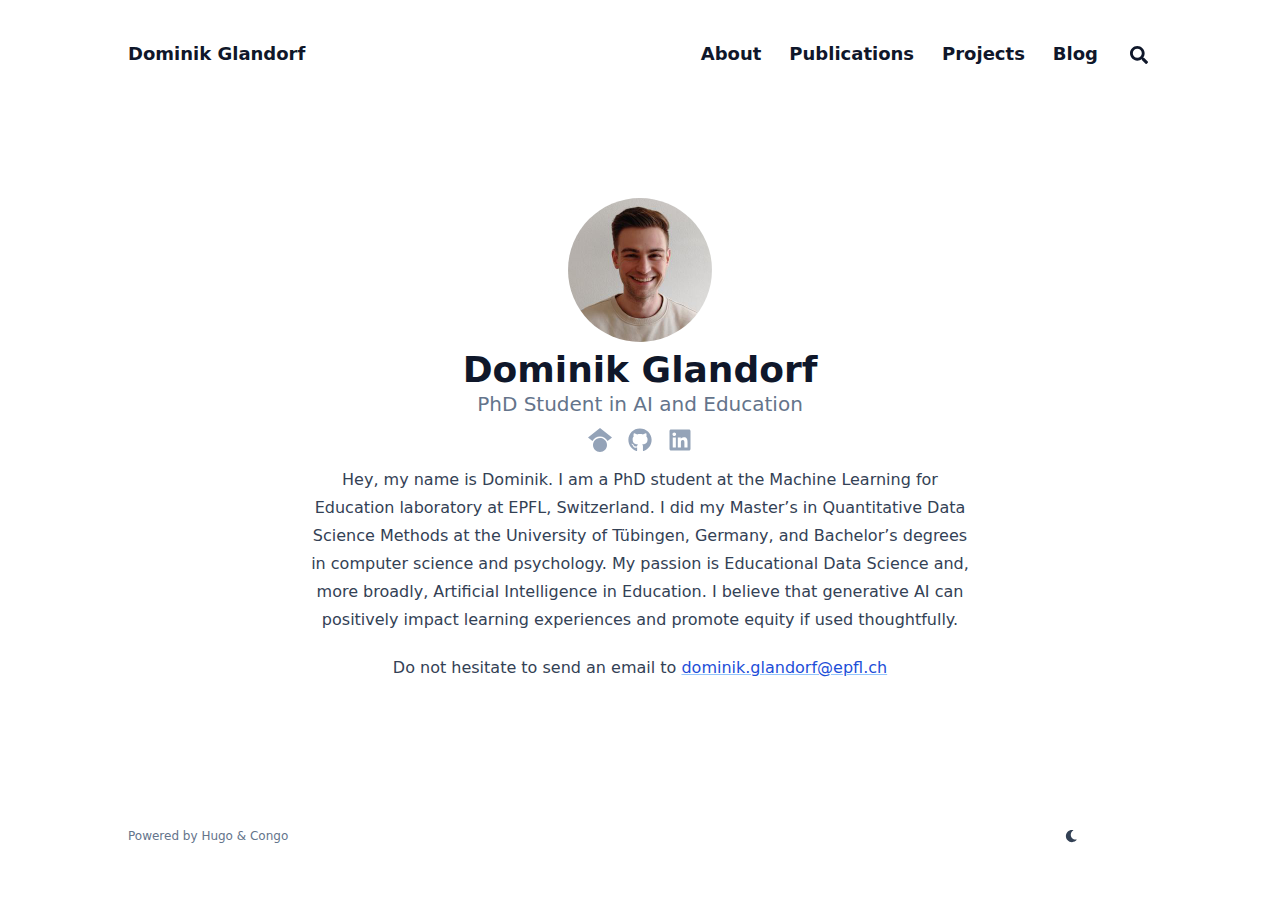
<file: index.html>
<!doctype html>
<html
  lang="en-US"
  dir="ltr"
  class="scroll-smooth"
  data-default-appearance="light"
  data-auto-appearance="true"
><head>
	<meta name="generator" content="Hugo 0.121.1">
  <meta charset="utf-8" />
  <meta name="viewport" content="width=device-width, initial-scale=1.0" />
  <meta name="theme-color" content="rgb(255,255,255)" />
  
  <title>Dominik Glandorf</title>
    <meta name="title" content="Dominik Glandorf" />
  
  
  
  
  
  <script
    type="text/javascript"
    src="/js/appearance.min.022d0ebc3b46a335eb1c7ef79b7f2de143d7cd5156d433638592ef1ce5f8554e.js"
    integrity="sha256-Ai0OvDtGozXrHH73m38t4UPXzVFW1DNjhZLvHOX4VU4="
  ></script>
  
  
  
  
  
  
  
  
  <link
    type="text/css"
    rel="stylesheet"
    href="/css/main.bundle.min.aa35b8a4dc6793e7f523f520e5c1e20e87eda765d28c1f7aa174e5ee2b1378dc.css"
    integrity="sha256-qjW4pNxnk&#43;f1I/Ug5cHiDoftp2XSjB96oXTl7isTeNw="
  />
  
    
    
    
  
  
    
    
    
  
  
    
    
  
  
    
    
  
  
  
    
    <script
      defer
      type="text/javascript"
      id="script-bundle"
      src="/js/main.bundle.min.006ceb62c645fe1f3ed248aad1aed933e15c006f7c367848713f983c662d064e.js"
      integrity="sha256-AGzrYsZF/h8&#43;0kiq0a7ZM&#43;FcAG98NnhIcT&#43;YPGYtBk4="
      data-copy="Copy"
      data-copied="Copied"
    ></script>
  
  
  <meta
    name="description"
    content="
      PhD Student in AI for Education
    "
  />
  
  
  
  <link rel="canonical" href="http://dogl.de/" />
  <link rel="alternate" type="application/rss+xml" href="/index.xml" title="Dominik Glandorf" />
  <link rel="alternate" type="application/json" href="/index.json" title="Dominik Glandorf" />
  
  
    <link rel="shortcut icon" href="/favicon.ico" type="image/x-icon">
<link rel="icon" href="/favicon.ico" type="image/x-icon">
  
  
  
  
  
  
  
  <meta property="og:title" content="Dominik Glandorf&#39;s personal page" />
<meta property="og:description" content="PhD Student in AI for Education" />
<meta property="og:type" content="website" />
<meta property="og:url" content="http://dogl.de/" />


  <meta name="twitter:card" content="summary"/><meta name="twitter:title" content="Dominik Glandorf&#39;s personal page"/>
<meta name="twitter:description" content="PhD Student in AI for Education"/>

  
  <script type="application/ld+json">
  {
    "@context": "https://schema.org",
    "@type": "WebSite",
    "@id": "http:\/\/dogl.de\/",
    "name": "Dominik Glandorf",
    "description": "Dominik Glandorf\u0027s personal homepage",
    "inLanguage": "en-US",
    "url": "http:\/\/dogl.de\/",
    
    "publisher" : {
      "@type": "Person",
      "name": "Dominik Glandorf"
    }
  }
  </script>


  
  <meta name="author" content="Dominik Glandorf" />
  
    
      <link href="https://scholar.google.com/citations?user=-63imO8AAAAJ" rel="me" />
    
      <link href="https://github.com/dominikglandorf" rel="me" />
    
      <link href="https://www.linkedin.com/in/dominik-glandorf/" rel="me" />
    
  
  
  






  
  
  
  
  


  
  
</head>
<body
    class="m-auto flex h-screen max-w-7xl flex-col bg-neutral px-6 text-lg leading-7 text-neutral-900 sm:px-14 md:px-24 lg:px-32 dark:bg-neutral-800 dark:text-neutral"
  >
    <div id="the-top" class="absolute flex self-center">
      <a
        class="-translate-y-8 rounded-b-lg bg-primary-200 px-3 py-1 text-sm focus:translate-y-0 dark:bg-neutral-600"
        href="#main-content"
        ><span class="pe-2 font-bold text-primary-600 dark:text-primary-400">&darr;</span
        >Skip to main content</a
      >
    </div>
    
    
      <header class="py-6 font-semibold text-neutral-900 print:hidden sm:py-10 dark:text-neutral">
  <nav class="flex items-start justify-between sm:items-center">
    
    <div class="z-40 flex flex-row items-center">
      
  <a
    class="decoration-primary-500 hover:underline hover:decoration-2 hover:underline-offset-2"
    rel="me"
    href="/"
    >Dominik Glandorf</a
  >

    </div>
    
      
      <label id="menu-button" for="menu-controller" class="block sm:hidden">
        <input type="checkbox" id="menu-controller" class="hidden" />
        <div class="cursor-pointer hover:text-primary-600 dark:hover:text-primary-400">
          <span class="icon relative inline-block px-1 align-text-bottom"><svg xmlns="http://www.w3.org/2000/svg" viewBox="0 0 448 512"><path fill="currentColor" d="M0 96C0 78.33 14.33 64 32 64H416C433.7 64 448 78.33 448 96C448 113.7 433.7 128 416 128H32C14.33 128 0 113.7 0 96zM0 256C0 238.3 14.33 224 32 224H416C433.7 224 448 238.3 448 256C448 273.7 433.7 288 416 288H32C14.33 288 0 273.7 0 256zM416 448H32C14.33 448 0 433.7 0 416C0 398.3 14.33 384 32 384H416C433.7 384 448 398.3 448 416C448 433.7 433.7 448 416 448z"/></svg>
</span>
        </div>
        <div
          id="menu-wrapper"
          class="invisible fixed inset-0 z-30 m-auto h-full w-full cursor-default overflow-auto bg-neutral-100/50 opacity-0 backdrop-blur-sm transition-opacity dark:bg-neutral-900/50"
        >
          <ul
            class="mx-auto flex w-full max-w-7xl list-none flex-col overflow-visible px-6 py-6 text-end sm:px-14 sm:py-10 sm:pt-10 md:px-24 lg:px-32"
          >
            <li class="mb-1">
              <span class="cursor-pointer hover:text-primary-600 dark:hover:text-primary-400"
                ><span class="icon relative inline-block px-1 align-text-bottom"><svg xmlns="http://www.w3.org/2000/svg" viewBox="0 0 320 512"><path fill="currentColor" d="M310.6 361.4c12.5 12.5 12.5 32.75 0 45.25C304.4 412.9 296.2 416 288 416s-16.38-3.125-22.62-9.375L160 301.3L54.63 406.6C48.38 412.9 40.19 416 32 416S15.63 412.9 9.375 406.6c-12.5-12.5-12.5-32.75 0-45.25l105.4-105.4L9.375 150.6c-12.5-12.5-12.5-32.75 0-45.25s32.75-12.5 45.25 0L160 210.8l105.4-105.4c12.5-12.5 32.75-12.5 45.25 0s12.5 32.75 0 45.25l-105.4 105.4L310.6 361.4z"/></svg>
</span></span
              >
            </li>
            
              
                
                <li class="group mb-1">
                  
                    <a
                      href="/about/"
                      title="About"
                      onclick="close_menu()"
                      
                      ><span
                          class="decoration-primary-500 group-hover:underline group-hover:decoration-2 group-hover:underline-offset-2"
                          >About</span
                        >
                      </a
                    >
                  
                </li>
              
                
                <li class="group mb-1">
                  
                    <a
                      href="/publications/"
                      title="Publications"
                      onclick="close_menu()"
                      
                      ><span
                          class="decoration-primary-500 group-hover:underline group-hover:decoration-2 group-hover:underline-offset-2"
                          >Publications</span
                        >
                      </a
                    >
                  
                </li>
              
                
                <li class="group mb-1">
                  
                    <a
                      href="/projects/"
                      title="Projects"
                      onclick="close_menu()"
                      
                      ><span
                          class="decoration-primary-500 group-hover:underline group-hover:decoration-2 group-hover:underline-offset-2"
                          >Projects</span
                        >
                      </a
                    >
                  
                </li>
              
                
                <li class="group mb-1">
                  
                    <a
                      href="/blog/"
                      title=""
                      onclick="close_menu()"
                      
                      ><span
                          class="decoration-primary-500 group-hover:underline group-hover:decoration-2 group-hover:underline-offset-2"
                          >Blog</span
                        >
                      </a
                    >
                  
                </li>
              
                
                <li class="group mb-1">
                  
                    
                    
                      <button
                        id="search-button-1"
                        title="Search (/)"
                      >
                        
                          <span
                            class="group-dark:hover:text-primary-400 transition-colors group-hover:text-primary-600"
                          ><span class="icon relative inline-block px-1 align-text-bottom"><svg aria-hidden="true" focusable="false" data-prefix="fas" data-icon="search" class="svg-inline--fa fa-search fa-w-16" role="img" xmlns="http://www.w3.org/2000/svg" viewBox="0 0 512 512"><path fill="currentColor" d="M505 442.7L405.3 343c-4.5-4.5-10.6-7-17-7H372c27.6-35.3 44-79.7 44-128C416 93.1 322.9 0 208 0S0 93.1 0 208s93.1 208 208 208c48.3 0 92.7-16.4 128-44v16.3c0 6.4 2.5 12.5 7 17l99.7 99.7c9.4 9.4 24.6 9.4 33.9 0l28.3-28.3c9.4-9.4 9.4-24.6.1-34zM208 336c-70.7 0-128-57.2-128-128 0-70.7 57.2-128 128-128 70.7 0 128 57.2 128 128 0 70.7-57.2 128-128 128z"/></svg>
</span></span><span
                            class="decoration-primary-500 group-hover:underline group-hover:decoration-2 group-hover:underline-offset-2"
                            ></span
                          >
                        
                      </button>
                    
                  
                </li>
              
              
            
          </ul>
        </div>
      </label>
      
      <ul class="hidden list-none flex-row text-end sm:flex">
        
          
            
            <li class="group mb-1 sm:mb-0 sm:me-7 sm:last:me-0">
              
                <a
                  href="/about/"
                  title="About"
                  
                  ><span
                      class="decoration-primary-500 group-hover:underline group-hover:decoration-2 group-hover:underline-offset-2"
                      >About</span
                    >
                  </a
                >
              
            </li>
          
            
            <li class="group mb-1 sm:mb-0 sm:me-7 sm:last:me-0">
              
                <a
                  href="/publications/"
                  title="Publications"
                  
                  ><span
                      class="decoration-primary-500 group-hover:underline group-hover:decoration-2 group-hover:underline-offset-2"
                      >Publications</span
                    >
                  </a
                >
              
            </li>
          
            
            <li class="group mb-1 sm:mb-0 sm:me-7 sm:last:me-0">
              
                <a
                  href="/projects/"
                  title="Projects"
                  
                  ><span
                      class="decoration-primary-500 group-hover:underline group-hover:decoration-2 group-hover:underline-offset-2"
                      >Projects</span
                    >
                  </a
                >
              
            </li>
          
            
            <li class="group mb-1 sm:mb-0 sm:me-7 sm:last:me-0">
              
                <a
                  href="/blog/"
                  title=""
                  
                  ><span
                      class="decoration-primary-500 group-hover:underline group-hover:decoration-2 group-hover:underline-offset-2"
                      >Blog</span
                    >
                  </a
                >
              
            </li>
          
            
            <li class="group mb-1 sm:mb-0 sm:me-7 sm:last:me-0">
              
                
                
                  <button
                    id="search-button-2"
                    title="Search (/)"
                  >
                    
                      <span
                        class="group-dark:hover:text-primary-400 transition-colors group-hover:text-primary-600"
                      ><span class="icon relative inline-block px-1 align-text-bottom"><svg aria-hidden="true" focusable="false" data-prefix="fas" data-icon="search" class="svg-inline--fa fa-search fa-w-16" role="img" xmlns="http://www.w3.org/2000/svg" viewBox="0 0 512 512"><path fill="currentColor" d="M505 442.7L405.3 343c-4.5-4.5-10.6-7-17-7H372c27.6-35.3 44-79.7 44-128C416 93.1 322.9 0 208 0S0 93.1 0 208s93.1 208 208 208c48.3 0 92.7-16.4 128-44v16.3c0 6.4 2.5 12.5 7 17l99.7 99.7c9.4 9.4 24.6 9.4 33.9 0l28.3-28.3c9.4-9.4 9.4-24.6.1-34zM208 336c-70.7 0-128-57.2-128-128 0-70.7 57.2-128 128-128 70.7 0 128 57.2 128 128 0 70.7-57.2 128-128 128z"/></svg>
</span></span><span
                        class="decoration-primary-500 group-hover:underline group-hover:decoration-2 group-hover:underline-offset-2"
                        ></span
                      >
                    
                  </button>
                
              
            </li>
          
          

        
      </ul>
    
  </nav>
</header>

    
    <div class="relative flex grow flex-col">
      <main id="main-content" class="grow">
        
  
  
    <article
  class="
    h-full
   flex flex-col items-center justify-center text-center"
>
  <header class="mb-3 flex flex-col items-center">
    
      
      
        
        <img
          class="mb-2 h-36 w-36 rounded-full"
          width="144"
          height="144"
          alt="Dominik Glandorf"
          src="/img/author_hua4289ecb01e350484948034545c149dc_1436664_288x288_fill_q75_box_center.jpg"
        />
      
    
    <h1 class="text-4xl font-extrabold">
      Dominik Glandorf
    </h1>
    
      <h2 class="text-xl text-neutral-500 dark:text-neutral-400">
        PhD Student in AI and Education
      </h2>
    
    <div class="mt-1 text-2xl">
      
  <div class="flex flex-wrap text-neutral-400 dark:text-neutral-500">
    
      
        <a
          class="px-1 transition-transform hover:scale-125 hover:text-primary-700 dark:hover:text-primary-400"
          style="will-change:transform;"
          href="https://scholar.google.com/citations?user=-63imO8AAAAJ"
          target="_blank"
          aria-label="Google-Scholar"
          rel="me noopener noreferrer"
          ><span class="icon relative inline-block px-1 align-text-bottom"><svg xmlns="http://www.w3.org/2000/svg" height="16" width="16" viewBox="0 0 512 512"><!--!Font Awesome Free 6.5.1 by @fontawesome - https://fontawesome.com License - https://fontawesome.com/license/free Copyright 2023 Fonticons, Inc.--><path fill="currentColor" d="M390.9 298.5c0 0 0 .1 .1 .1c9.2 19.4 14.4 41.1 14.4 64C405.3 445.1 338.5 512 256 512s-149.3-66.9-149.3-149.3c0-22.9 5.2-44.6 14.4-64h0c1.7-3.6 3.6-7.2 5.6-10.7c4.4-7.6 9.4-14.7 15-21.3c27.4-32.6 68.5-53.3 114.4-53.3c33.6 0 64.6 11.1 89.6 29.9c9.1 6.9 17.4 14.7 24.8 23.5c5.6 6.6 10.6 13.8 15 21.3c2 3.4 3.8 7 5.5 10.5zm26.4-18.8c-30.1-58.4-91-98.4-161.3-98.4s-131.2 40-161.3 98.4L0 202.7 256 0 512 202.7l-94.7 77.1z"/></svg></span></a
        >
      
    
      
        <a
          class="px-1 transition-transform hover:scale-125 hover:text-primary-700 dark:hover:text-primary-400"
          style="will-change:transform;"
          href="https://github.com/dominikglandorf"
          target="_blank"
          aria-label="Github"
          rel="me noopener noreferrer"
          ><span class="icon relative inline-block px-1 align-text-bottom"><svg xmlns="http://www.w3.org/2000/svg" viewBox="0 0 496 512"><path fill="currentColor" d="M165.9 397.4c0 2-2.3 3.6-5.2 3.6-3.3.3-5.6-1.3-5.6-3.6 0-2 2.3-3.6 5.2-3.6 3-.3 5.6 1.3 5.6 3.6zm-31.1-4.5c-.7 2 1.3 4.3 4.3 4.9 2.6 1 5.6 0 6.2-2s-1.3-4.3-4.3-5.2c-2.6-.7-5.5.3-6.2 2.3zm44.2-1.7c-2.9.7-4.9 2.6-4.6 4.9.3 2 2.9 3.3 5.9 2.6 2.9-.7 4.9-2.6 4.6-4.6-.3-1.9-3-3.2-5.9-2.9zM244.8 8C106.1 8 0 113.3 0 252c0 110.9 69.8 205.8 169.5 239.2 12.8 2.3 17.3-5.6 17.3-12.1 0-6.2-.3-40.4-.3-61.4 0 0-70 15-84.7-29.8 0 0-11.4-29.1-27.8-36.6 0 0-22.9-15.7 1.6-15.4 0 0 24.9 2 38.6 25.8 21.9 38.6 58.6 27.5 72.9 20.9 2.3-16 8.8-27.1 16-33.7-55.9-6.2-112.3-14.3-112.3-110.5 0-27.5 7.6-41.3 23.6-58.9-2.6-6.5-11.1-33.3 2.6-67.9 20.9-6.5 69 27 69 27 20-5.6 41.5-8.5 62.8-8.5s42.8 2.9 62.8 8.5c0 0 48.1-33.6 69-27 13.7 34.7 5.2 61.4 2.6 67.9 16 17.7 25.8 31.5 25.8 58.9 0 96.5-58.9 104.2-114.8 110.5 9.2 7.9 17 22.9 17 46.4 0 33.7-.3 75.4-.3 83.6 0 6.5 4.6 14.4 17.3 12.1C428.2 457.8 496 362.9 496 252 496 113.3 383.5 8 244.8 8zM97.2 352.9c-1.3 1-1 3.3.7 5.2 1.6 1.6 3.9 2.3 5.2 1 1.3-1 1-3.3-.7-5.2-1.6-1.6-3.9-2.3-5.2-1zm-10.8-8.1c-.7 1.3.3 2.9 2.3 3.9 1.6 1 3.6.7 4.3-.7.7-1.3-.3-2.9-2.3-3.9-2-.6-3.6-.3-4.3.7zm32.4 35.6c-1.6 1.3-1 4.3 1.3 6.2 2.3 2.3 5.2 2.6 6.5 1 1.3-1.3.7-4.3-1.3-6.2-2.2-2.3-5.2-2.6-6.5-1zm-11.4-14.7c-1.6 1-1.6 3.6 0 5.9 1.6 2.3 4.3 3.3 5.6 2.3 1.6-1.3 1.6-3.9 0-6.2-1.4-2.3-4-3.3-5.6-2z"/></svg>
</span></a
        >
      
    
      
        <a
          class="px-1 transition-transform hover:scale-125 hover:text-primary-700 dark:hover:text-primary-400"
          style="will-change:transform;"
          href="https://www.linkedin.com/in/dominik-glandorf/"
          target="_blank"
          aria-label="Linkedin"
          rel="me noopener noreferrer"
          ><span class="icon relative inline-block px-1 align-text-bottom"><svg xmlns="http://www.w3.org/2000/svg" viewBox="0 0 448 512"><path fill="currentColor" d="M416 32H31.9C14.3 32 0 46.5 0 64.3v383.4C0 465.5 14.3 480 31.9 480H416c17.6 0 32-14.5 32-32.3V64.3c0-17.8-14.4-32.3-32-32.3zM135.4 416H69V202.2h66.5V416zm-33.2-243c-21.3 0-38.5-17.3-38.5-38.5S80.9 96 102.2 96c21.2 0 38.5 17.3 38.5 38.5 0 21.3-17.2 38.5-38.5 38.5zm282.1 243h-66.4V312c0-24.8-.5-56.7-34.5-56.7-34.6 0-39.9 27-39.9 54.9V416h-66.4V202.2h63.7v29.2h.9c8.9-16.8 30.6-34.5 62.9-34.5 67.2 0 79.7 44.3 79.7 101.9V416z"/></svg>
</span></a
        >
      
    
  </div>


    </div>
  </header>
  <section class="prose dark:prose-invert"><p>Hey, my name is Dominik. I am a PhD student at the Machine Learning for Education laboratory at EPFL, Switzerland. I did my Master&rsquo;s in Quantitative Data Science Methods at the University of Tübingen, Germany, and Bachelor&rsquo;s degrees in computer science and psychology. My passion is Educational Data Science and, more broadly, Artificial Intelligence in Education. I believe that generative AI can positively impact learning experiences and promote equity if used thoughtfully.</p>
<p>Do not hesitate to send an email to 
  
<a href="mailto:dominik.glandorf@epfl.ch">dominik.glandorf@epfl.ch</a></p>
</section>
</article>
<section>
  

</section>

  

        
      </main><footer class="py-10 print:hidden">
  
  
  <div class="flex items-center justify-between">
    <div>
      
      
      
      
        <p class="text-xs text-neutral-500 dark:text-neutral-400">
          
          
          Powered by <a class="hover:underline hover:decoration-primary-400 hover:text-primary-500"
            href="https://gohugo.io/" target="_blank" rel="noopener noreferrer">Hugo</a> &amp; <a class="hover:underline hover:decoration-primary-400 hover:text-primary-500" href="https://github.com/jpanther/congo" target="_blank" rel="noopener noreferrer">Congo</a>
        </p>
      
    </div>
    <div class="flex flex-row items-center">
      
      
      
      
        <div
          class="me-14 cursor-pointer text-sm text-neutral-700 hover:text-primary-600 dark:text-neutral dark:hover:text-primary-400"
        >
          <button id="appearance-switcher-0" type="button" aria-label="appearance switcher">
            <div
              class="flex h-12 w-12 items-center justify-center dark:hidden"
              title="Switch to dark appearance"
            >
              <span class="icon relative inline-block px-1 align-text-bottom"><svg xmlns="http://www.w3.org/2000/svg" viewBox="0 0 512 512"><path fill="currentColor" d="M32 256c0-123.8 100.3-224 223.8-224c11.36 0 29.7 1.668 40.9 3.746c9.616 1.777 11.75 14.63 3.279 19.44C245 86.5 211.2 144.6 211.2 207.8c0 109.7 99.71 193 208.3 172.3c9.561-1.805 16.28 9.324 10.11 16.95C387.9 448.6 324.8 480 255.8 480C132.1 480 32 379.6 32 256z"/></svg>
</span>
            </div>
            <div
              class="hidden h-12 w-12 items-center justify-center dark:flex"
              title="Switch to light appearance"
            >
              <span class="icon relative inline-block px-1 align-text-bottom"><svg xmlns="http://www.w3.org/2000/svg" viewBox="0 0 512 512"><path fill="currentColor" d="M256 159.1c-53.02 0-95.1 42.98-95.1 95.1S202.1 351.1 256 351.1s95.1-42.98 95.1-95.1S309 159.1 256 159.1zM509.3 347L446.1 255.1l63.15-91.01c6.332-9.125 1.104-21.74-9.826-23.72l-109-19.7l-19.7-109c-1.975-10.93-14.59-16.16-23.72-9.824L256 65.89L164.1 2.736c-9.125-6.332-21.74-1.107-23.72 9.824L121.6 121.6L12.56 141.3C1.633 143.2-3.596 155.9 2.736 164.1L65.89 256l-63.15 91.01c-6.332 9.125-1.105 21.74 9.824 23.72l109 19.7l19.7 109c1.975 10.93 14.59 16.16 23.72 9.824L256 446.1l91.01 63.15c9.127 6.334 21.75 1.107 23.72-9.822l19.7-109l109-19.7C510.4 368.8 515.6 356.1 509.3 347zM256 383.1c-70.69 0-127.1-57.31-127.1-127.1c0-70.69 57.31-127.1 127.1-127.1s127.1 57.3 127.1 127.1C383.1 326.7 326.7 383.1 256 383.1z"/></svg>
</span>
            </div>
          </button>
        </div>
      
    </div>
  </div>
  
  
</footer>
<div
  id="search-wrapper"
  class="invisible fixed inset-0 z-50 flex h-screen w-screen cursor-default flex-col bg-neutral-500/50 p-4 backdrop-blur-sm sm:p-6 md:p-[10vh] lg:p-[12vh] dark:bg-neutral-900/50"
  data-url="http://dogl.de/"
>
  <div
    id="search-modal"
    class="top-20 mx-auto flex min-h-0 w-full max-w-3xl flex-col rounded-md border border-neutral-200 bg-neutral shadow-lg dark:border-neutral-700 dark:bg-neutral-800"
  >
    <header class="relative z-10 flex flex-none items-center justify-between px-2">
      <form class="flex min-w-0 flex-auto items-center">
        <div class="flex h-8 w-8 items-center justify-center text-neutral-400">
          <span class="icon relative inline-block px-1 align-text-bottom"><svg aria-hidden="true" focusable="false" data-prefix="fas" data-icon="search" class="svg-inline--fa fa-search fa-w-16" role="img" xmlns="http://www.w3.org/2000/svg" viewBox="0 0 512 512"><path fill="currentColor" d="M505 442.7L405.3 343c-4.5-4.5-10.6-7-17-7H372c27.6-35.3 44-79.7 44-128C416 93.1 322.9 0 208 0S0 93.1 0 208s93.1 208 208 208c48.3 0 92.7-16.4 128-44v16.3c0 6.4 2.5 12.5 7 17l99.7 99.7c9.4 9.4 24.6 9.4 33.9 0l28.3-28.3c9.4-9.4 9.4-24.6.1-34zM208 336c-70.7 0-128-57.2-128-128 0-70.7 57.2-128 128-128 70.7 0 128 57.2 128 128 0 70.7-57.2 128-128 128z"/></svg>
</span>
        </div>
        <input
          type="search"
          id="search-query"
          class="mx-1 flex h-12 flex-auto appearance-none bg-transparent focus:outline-dotted focus:outline-2 focus:outline-transparent"
          placeholder="Search"
          tabindex="0"
        />
      </form>
      <button
        id="close-search-button"
        class="flex h-8 w-8 items-center justify-center text-neutral-700 hover:text-primary-600 dark:text-neutral dark:hover:text-primary-400"
        title="Close (Esc)"
      >
        <span class="icon relative inline-block px-1 align-text-bottom"><svg xmlns="http://www.w3.org/2000/svg" viewBox="0 0 320 512"><path fill="currentColor" d="M310.6 361.4c12.5 12.5 12.5 32.75 0 45.25C304.4 412.9 296.2 416 288 416s-16.38-3.125-22.62-9.375L160 301.3L54.63 406.6C48.38 412.9 40.19 416 32 416S15.63 412.9 9.375 406.6c-12.5-12.5-12.5-32.75 0-45.25l105.4-105.4L9.375 150.6c-12.5-12.5-12.5-32.75 0-45.25s32.75-12.5 45.25 0L160 210.8l105.4-105.4c12.5-12.5 32.75-12.5 45.25 0s12.5 32.75 0 45.25l-105.4 105.4L310.6 361.4z"/></svg>
</span>
      </button>
    </header>
    <section class="flex-auto overflow-auto px-2">
      <ul id="search-results">
        
      </ul>
    </section>
  </div>
</div>

    </div>
  </body>
</html>
</file>
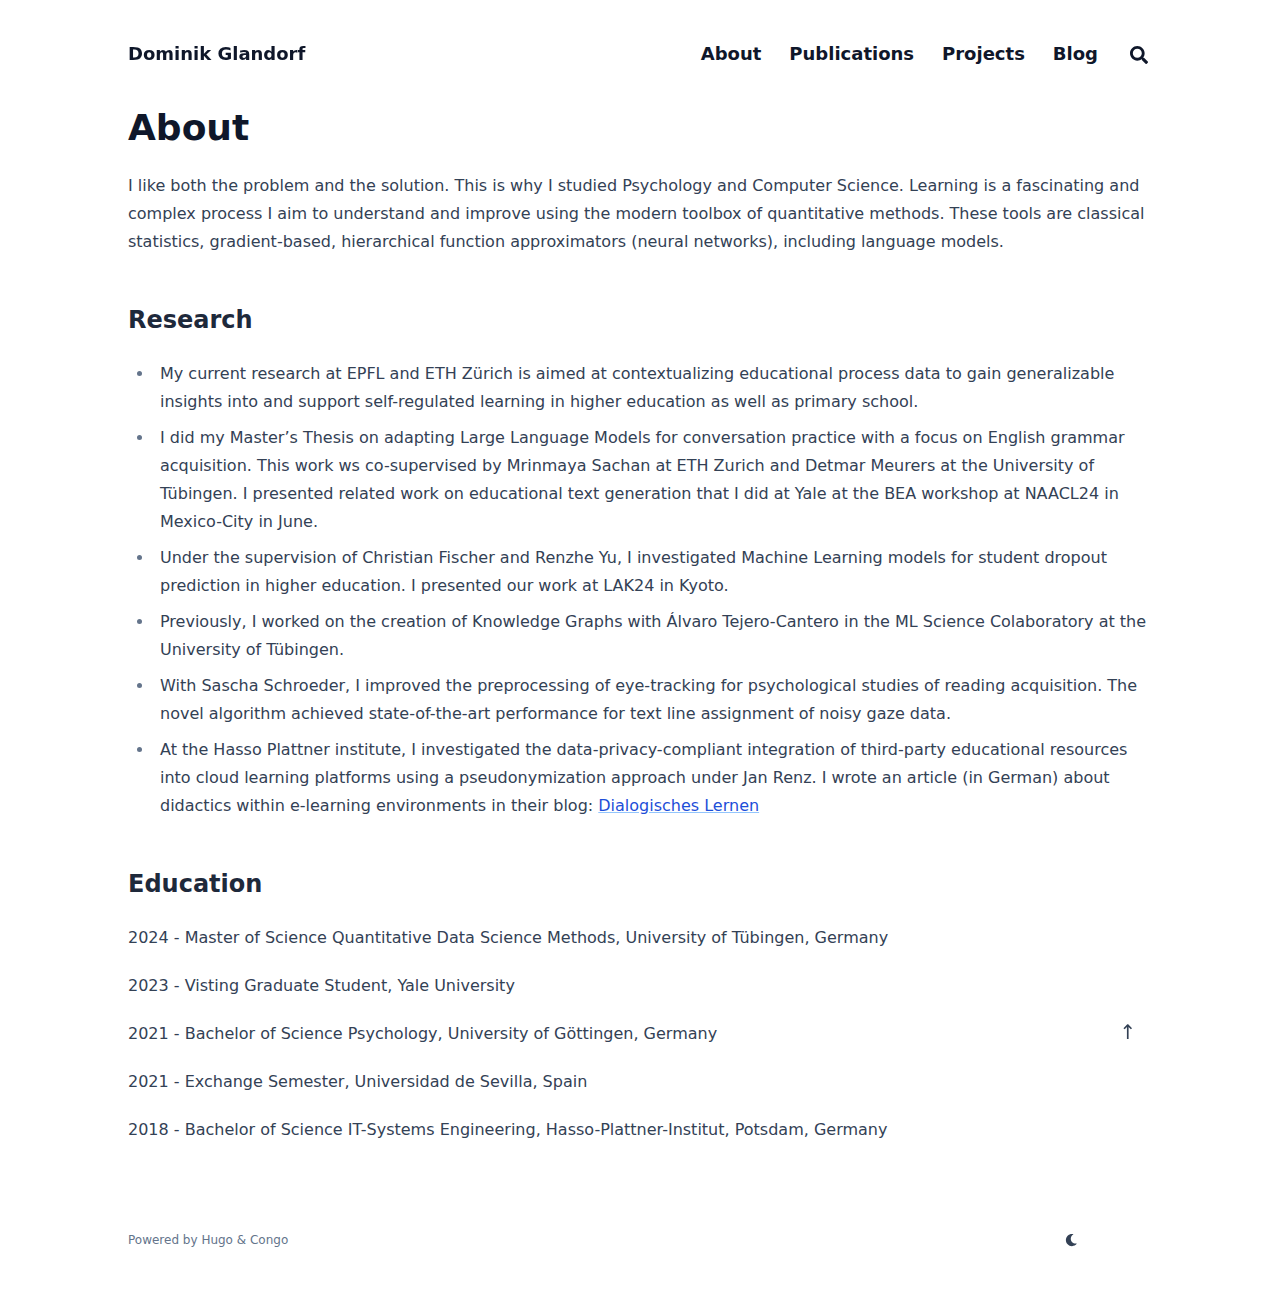
<file: about/index.html>
<!doctype html>
<html
  lang="en-US"
  dir="ltr"
  class="scroll-smooth"
  data-default-appearance="light"
  data-auto-appearance="true"
><head>
  <meta charset="utf-8" />
  <meta name="viewport" content="width=device-width, initial-scale=1.0" />
  <meta name="theme-color" content="rgb(255,255,255)" />
  
  <title>About &middot; Dominik Glandorf</title>
    <meta name="title" content="About &middot; Dominik Glandorf" />
  
  
  
  
  
  <script
    type="text/javascript"
    src="/js/appearance.min.022d0ebc3b46a335eb1c7ef79b7f2de143d7cd5156d433638592ef1ce5f8554e.js"
    integrity="sha256-Ai0OvDtGozXrHH73m38t4UPXzVFW1DNjhZLvHOX4VU4="
  ></script>
  
  
  
  
  
  
  
  
  <link
    type="text/css"
    rel="stylesheet"
    href="/css/main.bundle.min.aa35b8a4dc6793e7f523f520e5c1e20e87eda765d28c1f7aa174e5ee2b1378dc.css"
    integrity="sha256-qjW4pNxnk&#43;f1I/Ug5cHiDoftp2XSjB96oXTl7isTeNw="
  />
  
    
    
    
  
  
    
    
    
  
  
    
    
  
  
    
    
  
  
  
    
    <script
      defer
      type="text/javascript"
      id="script-bundle"
      src="/js/main.bundle.min.006ceb62c645fe1f3ed248aad1aed933e15c006f7c367848713f983c662d064e.js"
      integrity="sha256-AGzrYsZF/h8&#43;0kiq0a7ZM&#43;FcAG98NnhIcT&#43;YPGYtBk4="
      data-copy="Copy"
      data-copied="Copied"
    ></script>
  
  
  <meta
    name="description"
    content="
      
        I like both the problem and the solution.
      
    "
  />
  
  
  
  <link rel="canonical" href="http://dogl.de/about/" />
  
  
    <link rel="shortcut icon" href="/favicon.ico" type="image/x-icon">
<link rel="icon" href="/favicon.ico" type="image/x-icon">
  
  
  
  
  
  
  
  <meta property="og:title" content="About" />
<meta property="og:description" content="I like both the problem and the solution." />
<meta property="og:type" content="article" />
<meta property="og:url" content="http://dogl.de/about/" /><meta property="article:section" content="" />
<meta property="article:published_time" content="2024-01-12T00:00:00+00:00" />
<meta property="article:modified_time" content="2024-01-12T00:00:00+00:00" />


  <meta name="twitter:card" content="summary"/><meta name="twitter:title" content="About"/>
<meta name="twitter:description" content="I like both the problem and the solution."/>

  
  <script type="application/ld+json">
  {
    "@context": "https://schema.org",
    "@type": "Article",
    "articleSection": "Dominik Glandorf\u0027s personal page",
    "name": "About",
    "headline": "About",
    
    "abstract": "I like both the problem and the solution.",
    "inLanguage": "en-US",
    "url" : "http:\/\/dogl.de\/about\/",
    "author" : {
      "@type": "Person",
      "name": "Dominik Glandorf"
    },
    "copyrightYear": "2024",
    "dateCreated": "2024-01-12T00:00:00\u002b00:00",
    "datePublished": "2024-01-12T00:00:00\u002b00:00",
    
    "dateModified": "2024-01-12T00:00:00\u002b00:00",
    
    
    
    "mainEntityOfPage": "true",
    "wordCount": "316"
  }
  </script>


  
  <meta name="author" content="Dominik Glandorf" />
  
    
      <link href="https://scholar.google.com/citations?user=-63imO8AAAAJ" rel="me" />
    
      <link href="https://github.com/dominikglandorf" rel="me" />
    
      <link href="https://www.linkedin.com/in/dominik-glandorf/" rel="me" />
    
  
  
  






  
  
  
  
  


  
  
</head>
<body
    class="m-auto flex h-screen max-w-7xl flex-col bg-neutral px-6 text-lg leading-7 text-neutral-900 sm:px-14 md:px-24 lg:px-32 dark:bg-neutral-800 dark:text-neutral"
  >
    <div id="the-top" class="absolute flex self-center">
      <a
        class="-translate-y-8 rounded-b-lg bg-primary-200 px-3 py-1 text-sm focus:translate-y-0 dark:bg-neutral-600"
        href="#main-content"
        ><span class="pe-2 font-bold text-primary-600 dark:text-primary-400">&darr;</span
        >Skip to main content</a
      >
    </div>
    
    
      <header class="py-6 font-semibold text-neutral-900 print:hidden sm:py-10 dark:text-neutral">
  <nav class="flex items-start justify-between sm:items-center">
    
    <div class="z-40 flex flex-row items-center">
      
  <a
    class="decoration-primary-500 hover:underline hover:decoration-2 hover:underline-offset-2"
    rel="me"
    href="/"
    >Dominik Glandorf</a
  >

    </div>
    
      
      <label id="menu-button" for="menu-controller" class="block sm:hidden">
        <input type="checkbox" id="menu-controller" class="hidden" />
        <div class="cursor-pointer hover:text-primary-600 dark:hover:text-primary-400">
          <span class="icon relative inline-block px-1 align-text-bottom"><svg xmlns="http://www.w3.org/2000/svg" viewBox="0 0 448 512"><path fill="currentColor" d="M0 96C0 78.33 14.33 64 32 64H416C433.7 64 448 78.33 448 96C448 113.7 433.7 128 416 128H32C14.33 128 0 113.7 0 96zM0 256C0 238.3 14.33 224 32 224H416C433.7 224 448 238.3 448 256C448 273.7 433.7 288 416 288H32C14.33 288 0 273.7 0 256zM416 448H32C14.33 448 0 433.7 0 416C0 398.3 14.33 384 32 384H416C433.7 384 448 398.3 448 416C448 433.7 433.7 448 416 448z"/></svg>
</span>
        </div>
        <div
          id="menu-wrapper"
          class="invisible fixed inset-0 z-30 m-auto h-full w-full cursor-default overflow-auto bg-neutral-100/50 opacity-0 backdrop-blur-sm transition-opacity dark:bg-neutral-900/50"
        >
          <ul
            class="mx-auto flex w-full max-w-7xl list-none flex-col overflow-visible px-6 py-6 text-end sm:px-14 sm:py-10 sm:pt-10 md:px-24 lg:px-32"
          >
            <li class="mb-1">
              <span class="cursor-pointer hover:text-primary-600 dark:hover:text-primary-400"
                ><span class="icon relative inline-block px-1 align-text-bottom"><svg xmlns="http://www.w3.org/2000/svg" viewBox="0 0 320 512"><path fill="currentColor" d="M310.6 361.4c12.5 12.5 12.5 32.75 0 45.25C304.4 412.9 296.2 416 288 416s-16.38-3.125-22.62-9.375L160 301.3L54.63 406.6C48.38 412.9 40.19 416 32 416S15.63 412.9 9.375 406.6c-12.5-12.5-12.5-32.75 0-45.25l105.4-105.4L9.375 150.6c-12.5-12.5-12.5-32.75 0-45.25s32.75-12.5 45.25 0L160 210.8l105.4-105.4c12.5-12.5 32.75-12.5 45.25 0s12.5 32.75 0 45.25l-105.4 105.4L310.6 361.4z"/></svg>
</span></span
              >
            </li>
            
              
                
                <li class="group mb-1">
                  
                    <a
                      href="/about/"
                      title="About"
                      onclick="close_menu()"
                      
                      ><span
                          class="decoration-primary-500 group-hover:underline group-hover:decoration-2 group-hover:underline-offset-2"
                          >About</span
                        >
                      </a
                    >
                  
                </li>
              
                
                <li class="group mb-1">
                  
                    <a
                      href="/publications/"
                      title="Publications"
                      onclick="close_menu()"
                      
                      ><span
                          class="decoration-primary-500 group-hover:underline group-hover:decoration-2 group-hover:underline-offset-2"
                          >Publications</span
                        >
                      </a
                    >
                  
                </li>
              
                
                <li class="group mb-1">
                  
                    <a
                      href="/projects/"
                      title="Projects"
                      onclick="close_menu()"
                      
                      ><span
                          class="decoration-primary-500 group-hover:underline group-hover:decoration-2 group-hover:underline-offset-2"
                          >Projects</span
                        >
                      </a
                    >
                  
                </li>
              
                
                <li class="group mb-1">
                  
                    <a
                      href="/blog/"
                      title=""
                      onclick="close_menu()"
                      
                      ><span
                          class="decoration-primary-500 group-hover:underline group-hover:decoration-2 group-hover:underline-offset-2"
                          >Blog</span
                        >
                      </a
                    >
                  
                </li>
              
                
                <li class="group mb-1">
                  
                    
                    
                      <button
                        id="search-button-1"
                        title="Search (/)"
                      >
                        
                          <span
                            class="group-dark:hover:text-primary-400 transition-colors group-hover:text-primary-600"
                          ><span class="icon relative inline-block px-1 align-text-bottom"><svg aria-hidden="true" focusable="false" data-prefix="fas" data-icon="search" class="svg-inline--fa fa-search fa-w-16" role="img" xmlns="http://www.w3.org/2000/svg" viewBox="0 0 512 512"><path fill="currentColor" d="M505 442.7L405.3 343c-4.5-4.5-10.6-7-17-7H372c27.6-35.3 44-79.7 44-128C416 93.1 322.9 0 208 0S0 93.1 0 208s93.1 208 208 208c48.3 0 92.7-16.4 128-44v16.3c0 6.4 2.5 12.5 7 17l99.7 99.7c9.4 9.4 24.6 9.4 33.9 0l28.3-28.3c9.4-9.4 9.4-24.6.1-34zM208 336c-70.7 0-128-57.2-128-128 0-70.7 57.2-128 128-128 70.7 0 128 57.2 128 128 0 70.7-57.2 128-128 128z"/></svg>
</span></span><span
                            class="decoration-primary-500 group-hover:underline group-hover:decoration-2 group-hover:underline-offset-2"
                            ></span
                          >
                        
                      </button>
                    
                  
                </li>
              
              
            
          </ul>
        </div>
      </label>
      
      <ul class="hidden list-none flex-row text-end sm:flex">
        
          
            
            <li class="group mb-1 sm:mb-0 sm:me-7 sm:last:me-0">
              
                <a
                  href="/about/"
                  title="About"
                  
                  ><span
                      class="decoration-primary-500 group-hover:underline group-hover:decoration-2 group-hover:underline-offset-2"
                      >About</span
                    >
                  </a
                >
              
            </li>
          
            
            <li class="group mb-1 sm:mb-0 sm:me-7 sm:last:me-0">
              
                <a
                  href="/publications/"
                  title="Publications"
                  
                  ><span
                      class="decoration-primary-500 group-hover:underline group-hover:decoration-2 group-hover:underline-offset-2"
                      >Publications</span
                    >
                  </a
                >
              
            </li>
          
            
            <li class="group mb-1 sm:mb-0 sm:me-7 sm:last:me-0">
              
                <a
                  href="/projects/"
                  title="Projects"
                  
                  ><span
                      class="decoration-primary-500 group-hover:underline group-hover:decoration-2 group-hover:underline-offset-2"
                      >Projects</span
                    >
                  </a
                >
              
            </li>
          
            
            <li class="group mb-1 sm:mb-0 sm:me-7 sm:last:me-0">
              
                <a
                  href="/blog/"
                  title=""
                  
                  ><span
                      class="decoration-primary-500 group-hover:underline group-hover:decoration-2 group-hover:underline-offset-2"
                      >Blog</span
                    >
                  </a
                >
              
            </li>
          
            
            <li class="group mb-1 sm:mb-0 sm:me-7 sm:last:me-0">
              
                
                
                  <button
                    id="search-button-2"
                    title="Search (/)"
                  >
                    
                      <span
                        class="group-dark:hover:text-primary-400 transition-colors group-hover:text-primary-600"
                      ><span class="icon relative inline-block px-1 align-text-bottom"><svg aria-hidden="true" focusable="false" data-prefix="fas" data-icon="search" class="svg-inline--fa fa-search fa-w-16" role="img" xmlns="http://www.w3.org/2000/svg" viewBox="0 0 512 512"><path fill="currentColor" d="M505 442.7L405.3 343c-4.5-4.5-10.6-7-17-7H372c27.6-35.3 44-79.7 44-128C416 93.1 322.9 0 208 0S0 93.1 0 208s93.1 208 208 208c48.3 0 92.7-16.4 128-44v16.3c0 6.4 2.5 12.5 7 17l99.7 99.7c9.4 9.4 24.6 9.4 33.9 0l28.3-28.3c9.4-9.4 9.4-24.6.1-34zM208 336c-70.7 0-128-57.2-128-128 0-70.7 57.2-128 128-128 70.7 0 128 57.2 128 128 0 70.7-57.2 128-128 128z"/></svg>
</span></span><span
                        class="decoration-primary-500 group-hover:underline group-hover:decoration-2 group-hover:underline-offset-2"
                        ></span
                      >
                    
                  </button>
                
              
            </li>
          
          

        
      </ul>
    
  </nav>
</header>

    
    <div class="relative flex grow flex-col">
      <main id="main-content" class="grow">
        
  <article class="max-w-full">
    <header>
      
      <h1 class="mt-0 text-4xl font-extrabold text-neutral-900 dark:text-neutral">
        About
      </h1>
    </header>
    <section class="prose mt-6 max-w-full dark:prose-invert">
      <p>I like both the problem and the solution. This is why I studied Psychology and Computer Science. Learning is a fascinating and complex process I aim to understand and improve using the modern toolbox of quantitative methods. These tools are classical statistics, gradient-based, hierarchical function approximators (neural networks), including language models.</p>
<h2 id="research" class="relative group">Research <span class="absolute top-0 w-6 transition-opacity opacity-0 -start-6 not-prose group-hover:opacity-100"><a class="group-hover:text-primary-300 dark:group-hover:text-neutral-700" style="text-decoration-line: none !important;" href="#research" aria-label="Anchor">#</a></span></h2><ul>
<li>My current research at EPFL and ETH Zürich is aimed at contextualizing educational process data to gain generalizable insights into and support self-regulated learning in higher education as well as primary school.</li>
<li>I did my Master&rsquo;s Thesis on adapting Large Language Models for conversation practice with a focus on English grammar acquisition. This work ws co-supervised by Mrinmaya Sachan at ETH Zurich and Detmar Meurers at the University of Tübingen. I presented related work on educational text generation that I did at Yale at the BEA workshop at NAACL24 in Mexico-City in June.</li>
<li>Under the supervision of Christian Fischer and Renzhe Yu, I investigated Machine Learning models for student dropout prediction in higher education. I presented our work at LAK24 in Kyoto.</li>
<li>Previously, I worked on the creation of Knowledge Graphs with Álvaro Tejero-Cantero in the ML Science Colaboratory at the University of Tübingen.</li>
<li>With Sascha Schroeder, I improved the preprocessing of eye-tracking for psychological studies of reading acquisition. The novel algorithm achieved state-of-the-art performance for text line assignment of noisy gaze data.</li>
<li>At the Hasso Plattner institute, I investigated the data-privacy-compliant integration of third-party educational resources into cloud learning platforms using a pseudonymization approach under Jan Renz. I wrote an article (in German) about didactics within e-learning environments in their blog: 
<a href="https://blog.dbildungscloud.de/unterrichtsmethoden/" target="_blank" rel="noreferrer">Dialogisches Lernen</a></li>
</ul>
<h2 id="education" class="relative group">Education <span class="absolute top-0 w-6 transition-opacity opacity-0 -start-6 not-prose group-hover:opacity-100"><a class="group-hover:text-primary-300 dark:group-hover:text-neutral-700" style="text-decoration-line: none !important;" href="#education" aria-label="Anchor">#</a></span></h2><p>2024 - Master of Science Quantitative Data Science Methods, University of Tübingen, Germany</p>
<p>2023 - Visting Graduate Student, Yale University</p>
<p>2021 - Bachelor of Science Psychology, University of Göttingen, Germany</p>
<p>2021 - Exchange Semester, Universidad de Sevilla, Spain</p>
<p>2018 - Bachelor of Science IT-Systems Engineering, Hasso-Plattner-Institut, Potsdam, Germany</p>

    </section>
    <footer class="pt-8">
      

    </footer>
  </article>

        
          <div class="pointer-events-none absolute bottom-0 end-0 top-[100vh] w-12">
            <a
              href="#the-top"
              class="pointer-events-auto sticky top-[calc(100vh-5.5rem)] flex h-12 w-12 items-center justify-center rounded-full bg-neutral/50 text-xl text-neutral-700 backdrop-blur hover:text-primary-600 dark:bg-neutral-800/50 dark:text-neutral dark:hover:text-primary-400"
              aria-label="Scroll to top"
              title="Scroll to top"
            >
              &uarr;
            </a>
          </div>
        
      </main><footer class="py-10 print:hidden">
  
  
  <div class="flex items-center justify-between">
    <div>
      
      
      
      
        <p class="text-xs text-neutral-500 dark:text-neutral-400">
          
          
          Powered by <a class="hover:underline hover:decoration-primary-400 hover:text-primary-500"
            href="https://gohugo.io/" target="_blank" rel="noopener noreferrer">Hugo</a> &amp; <a class="hover:underline hover:decoration-primary-400 hover:text-primary-500" href="https://github.com/jpanther/congo" target="_blank" rel="noopener noreferrer">Congo</a>
        </p>
      
    </div>
    <div class="flex flex-row items-center">
      
      
      
      
        <div
          class="me-14 cursor-pointer text-sm text-neutral-700 hover:text-primary-600 dark:text-neutral dark:hover:text-primary-400"
        >
          <button id="appearance-switcher-0" type="button" aria-label="appearance switcher">
            <div
              class="flex h-12 w-12 items-center justify-center dark:hidden"
              title="Switch to dark appearance"
            >
              <span class="icon relative inline-block px-1 align-text-bottom"><svg xmlns="http://www.w3.org/2000/svg" viewBox="0 0 512 512"><path fill="currentColor" d="M32 256c0-123.8 100.3-224 223.8-224c11.36 0 29.7 1.668 40.9 3.746c9.616 1.777 11.75 14.63 3.279 19.44C245 86.5 211.2 144.6 211.2 207.8c0 109.7 99.71 193 208.3 172.3c9.561-1.805 16.28 9.324 10.11 16.95C387.9 448.6 324.8 480 255.8 480C132.1 480 32 379.6 32 256z"/></svg>
</span>
            </div>
            <div
              class="hidden h-12 w-12 items-center justify-center dark:flex"
              title="Switch to light appearance"
            >
              <span class="icon relative inline-block px-1 align-text-bottom"><svg xmlns="http://www.w3.org/2000/svg" viewBox="0 0 512 512"><path fill="currentColor" d="M256 159.1c-53.02 0-95.1 42.98-95.1 95.1S202.1 351.1 256 351.1s95.1-42.98 95.1-95.1S309 159.1 256 159.1zM509.3 347L446.1 255.1l63.15-91.01c6.332-9.125 1.104-21.74-9.826-23.72l-109-19.7l-19.7-109c-1.975-10.93-14.59-16.16-23.72-9.824L256 65.89L164.1 2.736c-9.125-6.332-21.74-1.107-23.72 9.824L121.6 121.6L12.56 141.3C1.633 143.2-3.596 155.9 2.736 164.1L65.89 256l-63.15 91.01c-6.332 9.125-1.105 21.74 9.824 23.72l109 19.7l19.7 109c1.975 10.93 14.59 16.16 23.72 9.824L256 446.1l91.01 63.15c9.127 6.334 21.75 1.107 23.72-9.822l19.7-109l109-19.7C510.4 368.8 515.6 356.1 509.3 347zM256 383.1c-70.69 0-127.1-57.31-127.1-127.1c0-70.69 57.31-127.1 127.1-127.1s127.1 57.3 127.1 127.1C383.1 326.7 326.7 383.1 256 383.1z"/></svg>
</span>
            </div>
          </button>
        </div>
      
    </div>
  </div>
  
  
</footer>
<div
  id="search-wrapper"
  class="invisible fixed inset-0 z-50 flex h-screen w-screen cursor-default flex-col bg-neutral-500/50 p-4 backdrop-blur-sm sm:p-6 md:p-[10vh] lg:p-[12vh] dark:bg-neutral-900/50"
  data-url="http://dogl.de/"
>
  <div
    id="search-modal"
    class="top-20 mx-auto flex min-h-0 w-full max-w-3xl flex-col rounded-md border border-neutral-200 bg-neutral shadow-lg dark:border-neutral-700 dark:bg-neutral-800"
  >
    <header class="relative z-10 flex flex-none items-center justify-between px-2">
      <form class="flex min-w-0 flex-auto items-center">
        <div class="flex h-8 w-8 items-center justify-center text-neutral-400">
          <span class="icon relative inline-block px-1 align-text-bottom"><svg aria-hidden="true" focusable="false" data-prefix="fas" data-icon="search" class="svg-inline--fa fa-search fa-w-16" role="img" xmlns="http://www.w3.org/2000/svg" viewBox="0 0 512 512"><path fill="currentColor" d="M505 442.7L405.3 343c-4.5-4.5-10.6-7-17-7H372c27.6-35.3 44-79.7 44-128C416 93.1 322.9 0 208 0S0 93.1 0 208s93.1 208 208 208c48.3 0 92.7-16.4 128-44v16.3c0 6.4 2.5 12.5 7 17l99.7 99.7c9.4 9.4 24.6 9.4 33.9 0l28.3-28.3c9.4-9.4 9.4-24.6.1-34zM208 336c-70.7 0-128-57.2-128-128 0-70.7 57.2-128 128-128 70.7 0 128 57.2 128 128 0 70.7-57.2 128-128 128z"/></svg>
</span>
        </div>
        <input
          type="search"
          id="search-query"
          class="mx-1 flex h-12 flex-auto appearance-none bg-transparent focus:outline-dotted focus:outline-2 focus:outline-transparent"
          placeholder="Search"
          tabindex="0"
        />
      </form>
      <button
        id="close-search-button"
        class="flex h-8 w-8 items-center justify-center text-neutral-700 hover:text-primary-600 dark:text-neutral dark:hover:text-primary-400"
        title="Close (Esc)"
      >
        <span class="icon relative inline-block px-1 align-text-bottom"><svg xmlns="http://www.w3.org/2000/svg" viewBox="0 0 320 512"><path fill="currentColor" d="M310.6 361.4c12.5 12.5 12.5 32.75 0 45.25C304.4 412.9 296.2 416 288 416s-16.38-3.125-22.62-9.375L160 301.3L54.63 406.6C48.38 412.9 40.19 416 32 416S15.63 412.9 9.375 406.6c-12.5-12.5-12.5-32.75 0-45.25l105.4-105.4L9.375 150.6c-12.5-12.5-12.5-32.75 0-45.25s32.75-12.5 45.25 0L160 210.8l105.4-105.4c12.5-12.5 32.75-12.5 45.25 0s12.5 32.75 0 45.25l-105.4 105.4L310.6 361.4z"/></svg>
</span>
      </button>
    </header>
    <section class="flex-auto overflow-auto px-2">
      <ul id="search-results">
        
      </ul>
    </section>
  </div>
</div>

    </div>
  </body>
</html>
</file>
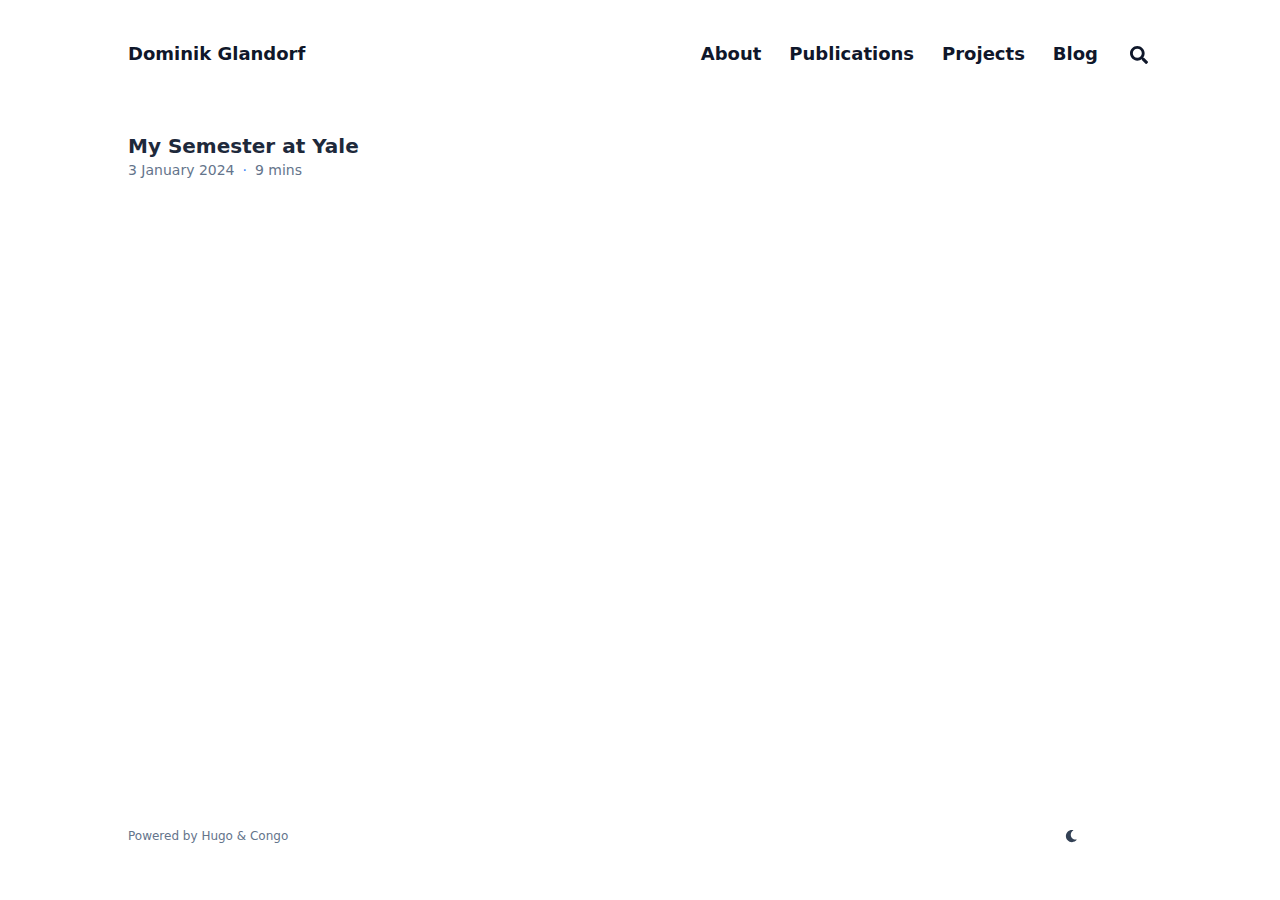
<file: blog/index.html>
<!doctype html>
<html
  lang="en-US"
  dir="ltr"
  class="scroll-smooth"
  data-default-appearance="light"
  data-auto-appearance="true"
><head>
  <meta charset="utf-8" />
  <meta name="viewport" content="width=device-width, initial-scale=1.0" />
  <meta name="theme-color" content="rgb(255,255,255)" />
  
  <title> &middot; Dominik Glandorf</title>
    <meta name="title" content=" &middot; Dominik Glandorf" />
  
  
  
  
  
  <script
    type="text/javascript"
    src="/js/appearance.min.022d0ebc3b46a335eb1c7ef79b7f2de143d7cd5156d433638592ef1ce5f8554e.js"
    integrity="sha256-Ai0OvDtGozXrHH73m38t4UPXzVFW1DNjhZLvHOX4VU4="
  ></script>
  
  
  
  
  
  
  
  
  <link
    type="text/css"
    rel="stylesheet"
    href="/css/main.bundle.min.aa35b8a4dc6793e7f523f520e5c1e20e87eda765d28c1f7aa174e5ee2b1378dc.css"
    integrity="sha256-qjW4pNxnk&#43;f1I/Ug5cHiDoftp2XSjB96oXTl7isTeNw="
  />
  
    
    
    
  
  
    
    
    
  
  
    
    
  
  
    
    
  
  
  
    
    <script
      defer
      type="text/javascript"
      id="script-bundle"
      src="/js/main.bundle.min.006ceb62c645fe1f3ed248aad1aed933e15c006f7c367848713f983c662d064e.js"
      integrity="sha256-AGzrYsZF/h8&#43;0kiq0a7ZM&#43;FcAG98NnhIcT&#43;YPGYtBk4="
      data-copy="Copy"
      data-copied="Copied"
    ></script>
  
  
  <meta
    name="description"
    content="
      
        Dominik Glandorf&#39;s personal homepage
      
    "
  />
  
  
  
  <link rel="canonical" href="http://dogl.de/blog/" />
  <link rel="alternate" type="application/rss+xml" href="/blog/index.xml" title="Dominik Glandorf" />
  
  
    <link rel="shortcut icon" href="/favicon.ico" type="image/x-icon">
<link rel="icon" href="/favicon.ico" type="image/x-icon">
  
  
  
  
  
  
  
  <meta property="og:title" content="" />
<meta property="og:description" content="Dominik Glandorf&#39;s personal homepage" />
<meta property="og:type" content="website" />
<meta property="og:url" content="http://dogl.de/blog/" />


  <meta name="twitter:card" content="summary"/><meta name="twitter:title" content=""/>
<meta name="twitter:description" content="Dominik Glandorf&#39;s personal homepage"/>

  
  

  
  <meta name="author" content="Dominik Glandorf" />
  
    
      <link href="https://scholar.google.com/citations?user=-63imO8AAAAJ" rel="me" />
    
      <link href="https://github.com/dominikglandorf" rel="me" />
    
      <link href="https://www.linkedin.com/in/dominik-glandorf/" rel="me" />
    
  
  
  






  
  
  
  
  


  
  
</head>
<body
    class="m-auto flex h-screen max-w-7xl flex-col bg-neutral px-6 text-lg leading-7 text-neutral-900 sm:px-14 md:px-24 lg:px-32 dark:bg-neutral-800 dark:text-neutral"
  >
    <div id="the-top" class="absolute flex self-center">
      <a
        class="-translate-y-8 rounded-b-lg bg-primary-200 px-3 py-1 text-sm focus:translate-y-0 dark:bg-neutral-600"
        href="#main-content"
        ><span class="pe-2 font-bold text-primary-600 dark:text-primary-400">&darr;</span
        >Skip to main content</a
      >
    </div>
    
    
      <header class="py-6 font-semibold text-neutral-900 print:hidden sm:py-10 dark:text-neutral">
  <nav class="flex items-start justify-between sm:items-center">
    
    <div class="z-40 flex flex-row items-center">
      
  <a
    class="decoration-primary-500 hover:underline hover:decoration-2 hover:underline-offset-2"
    rel="me"
    href="/"
    >Dominik Glandorf</a
  >

    </div>
    
      
      <label id="menu-button" for="menu-controller" class="block sm:hidden">
        <input type="checkbox" id="menu-controller" class="hidden" />
        <div class="cursor-pointer hover:text-primary-600 dark:hover:text-primary-400">
          <span class="icon relative inline-block px-1 align-text-bottom"><svg xmlns="http://www.w3.org/2000/svg" viewBox="0 0 448 512"><path fill="currentColor" d="M0 96C0 78.33 14.33 64 32 64H416C433.7 64 448 78.33 448 96C448 113.7 433.7 128 416 128H32C14.33 128 0 113.7 0 96zM0 256C0 238.3 14.33 224 32 224H416C433.7 224 448 238.3 448 256C448 273.7 433.7 288 416 288H32C14.33 288 0 273.7 0 256zM416 448H32C14.33 448 0 433.7 0 416C0 398.3 14.33 384 32 384H416C433.7 384 448 398.3 448 416C448 433.7 433.7 448 416 448z"/></svg>
</span>
        </div>
        <div
          id="menu-wrapper"
          class="invisible fixed inset-0 z-30 m-auto h-full w-full cursor-default overflow-auto bg-neutral-100/50 opacity-0 backdrop-blur-sm transition-opacity dark:bg-neutral-900/50"
        >
          <ul
            class="mx-auto flex w-full max-w-7xl list-none flex-col overflow-visible px-6 py-6 text-end sm:px-14 sm:py-10 sm:pt-10 md:px-24 lg:px-32"
          >
            <li class="mb-1">
              <span class="cursor-pointer hover:text-primary-600 dark:hover:text-primary-400"
                ><span class="icon relative inline-block px-1 align-text-bottom"><svg xmlns="http://www.w3.org/2000/svg" viewBox="0 0 320 512"><path fill="currentColor" d="M310.6 361.4c12.5 12.5 12.5 32.75 0 45.25C304.4 412.9 296.2 416 288 416s-16.38-3.125-22.62-9.375L160 301.3L54.63 406.6C48.38 412.9 40.19 416 32 416S15.63 412.9 9.375 406.6c-12.5-12.5-12.5-32.75 0-45.25l105.4-105.4L9.375 150.6c-12.5-12.5-12.5-32.75 0-45.25s32.75-12.5 45.25 0L160 210.8l105.4-105.4c12.5-12.5 32.75-12.5 45.25 0s12.5 32.75 0 45.25l-105.4 105.4L310.6 361.4z"/></svg>
</span></span
              >
            </li>
            
              
                
                <li class="group mb-1">
                  
                    <a
                      href="/about/"
                      title="About"
                      onclick="close_menu()"
                      
                      ><span
                          class="decoration-primary-500 group-hover:underline group-hover:decoration-2 group-hover:underline-offset-2"
                          >About</span
                        >
                      </a
                    >
                  
                </li>
              
                
                <li class="group mb-1">
                  
                    <a
                      href="/publications/"
                      title="Publications"
                      onclick="close_menu()"
                      
                      ><span
                          class="decoration-primary-500 group-hover:underline group-hover:decoration-2 group-hover:underline-offset-2"
                          >Publications</span
                        >
                      </a
                    >
                  
                </li>
              
                
                <li class="group mb-1">
                  
                    <a
                      href="/projects/"
                      title="Projects"
                      onclick="close_menu()"
                      
                      ><span
                          class="decoration-primary-500 group-hover:underline group-hover:decoration-2 group-hover:underline-offset-2"
                          >Projects</span
                        >
                      </a
                    >
                  
                </li>
              
                
                <li class="group mb-1">
                  
                    <a
                      href="/blog/"
                      title=""
                      onclick="close_menu()"
                      
                      ><span
                          class="decoration-primary-500 group-hover:underline group-hover:decoration-2 group-hover:underline-offset-2"
                          >Blog</span
                        >
                      </a
                    >
                  
                </li>
              
                
                <li class="group mb-1">
                  
                    
                    
                      <button
                        id="search-button-1"
                        title="Search (/)"
                      >
                        
                          <span
                            class="group-dark:hover:text-primary-400 transition-colors group-hover:text-primary-600"
                          ><span class="icon relative inline-block px-1 align-text-bottom"><svg aria-hidden="true" focusable="false" data-prefix="fas" data-icon="search" class="svg-inline--fa fa-search fa-w-16" role="img" xmlns="http://www.w3.org/2000/svg" viewBox="0 0 512 512"><path fill="currentColor" d="M505 442.7L405.3 343c-4.5-4.5-10.6-7-17-7H372c27.6-35.3 44-79.7 44-128C416 93.1 322.9 0 208 0S0 93.1 0 208s93.1 208 208 208c48.3 0 92.7-16.4 128-44v16.3c0 6.4 2.5 12.5 7 17l99.7 99.7c9.4 9.4 24.6 9.4 33.9 0l28.3-28.3c9.4-9.4 9.4-24.6.1-34zM208 336c-70.7 0-128-57.2-128-128 0-70.7 57.2-128 128-128 70.7 0 128 57.2 128 128 0 70.7-57.2 128-128 128z"/></svg>
</span></span><span
                            class="decoration-primary-500 group-hover:underline group-hover:decoration-2 group-hover:underline-offset-2"
                            ></span
                          >
                        
                      </button>
                    
                  
                </li>
              
              
            
          </ul>
        </div>
      </label>
      
      <ul class="hidden list-none flex-row text-end sm:flex">
        
          
            
            <li class="group mb-1 sm:mb-0 sm:me-7 sm:last:me-0">
              
                <a
                  href="/about/"
                  title="About"
                  
                  ><span
                      class="decoration-primary-500 group-hover:underline group-hover:decoration-2 group-hover:underline-offset-2"
                      >About</span
                    >
                  </a
                >
              
            </li>
          
            
            <li class="group mb-1 sm:mb-0 sm:me-7 sm:last:me-0">
              
                <a
                  href="/publications/"
                  title="Publications"
                  
                  ><span
                      class="decoration-primary-500 group-hover:underline group-hover:decoration-2 group-hover:underline-offset-2"
                      >Publications</span
                    >
                  </a
                >
              
            </li>
          
            
            <li class="group mb-1 sm:mb-0 sm:me-7 sm:last:me-0">
              
                <a
                  href="/projects/"
                  title="Projects"
                  
                  ><span
                      class="decoration-primary-500 group-hover:underline group-hover:decoration-2 group-hover:underline-offset-2"
                      >Projects</span
                    >
                  </a
                >
              
            </li>
          
            
            <li class="group mb-1 sm:mb-0 sm:me-7 sm:last:me-0">
              
                <a
                  href="/blog/"
                  title=""
                  
                  ><span
                      class="decoration-primary-500 group-hover:underline group-hover:decoration-2 group-hover:underline-offset-2"
                      >Blog</span
                    >
                  </a
                >
              
            </li>
          
            
            <li class="group mb-1 sm:mb-0 sm:me-7 sm:last:me-0">
              
                
                
                  <button
                    id="search-button-2"
                    title="Search (/)"
                  >
                    
                      <span
                        class="group-dark:hover:text-primary-400 transition-colors group-hover:text-primary-600"
                      ><span class="icon relative inline-block px-1 align-text-bottom"><svg aria-hidden="true" focusable="false" data-prefix="fas" data-icon="search" class="svg-inline--fa fa-search fa-w-16" role="img" xmlns="http://www.w3.org/2000/svg" viewBox="0 0 512 512"><path fill="currentColor" d="M505 442.7L405.3 343c-4.5-4.5-10.6-7-17-7H372c27.6-35.3 44-79.7 44-128C416 93.1 322.9 0 208 0S0 93.1 0 208s93.1 208 208 208c48.3 0 92.7-16.4 128-44v16.3c0 6.4 2.5 12.5 7 17l99.7 99.7c9.4 9.4 24.6 9.4 33.9 0l28.3-28.3c9.4-9.4 9.4-24.6.1-34zM208 336c-70.7 0-128-57.2-128-128 0-70.7 57.2-128 128-128 70.7 0 128 57.2 128 128 0 70.7-57.2 128-128 128z"/></svg>
</span></span><span
                        class="decoration-primary-500 group-hover:underline group-hover:decoration-2 group-hover:underline-offset-2"
                        ></span
                      >
                    
                  </button>
                
              
            </li>
          
          

        
      </ul>
    
  </nav>
</header>

    
    <div class="relative flex grow flex-col">
      <main id="main-content" class="grow">
        
  
  <header>
    
      <ol class="text-sm text-neutral-500 print:hidden dark:text-neutral-400">
  
  
    
  
  <li class="hidden inline">
    <a
      class="dark:underline-neutral-600 decoration-neutral-300 hover:underline"
      href="/"
      >Dominik Glandorf&#39;s personal page</a
    ><span class="px-1 text-primary-500">/</span>
  </li>

  
  <li class="hidden inline">
    <a
      class="dark:underline-neutral-600 decoration-neutral-300 hover:underline"
      href="/blog/"
      >blog</a
    ><span class="px-1 text-primary-500">/</span>
  </li>

</ol>


    
    <h1 class="mt-0 text-4xl font-extrabold text-neutral-900 dark:text-neutral"></h1>
  </header>
  <section
    class="mt-0 prose flex max-w-full flex-col dark:prose-invert lg:flex-row"
  >
    
    <div class="min-h-0 min-w-0 max-w-prose grow">
      
    </div>
  </section>
  
    <section>
      
        
          <article class="mt-6 flex max-w-prose flex-row">
  <div>
    <h3 class="flex items-center text-xl font-semibold">
      
        <a
          class="text-neutral-800 decoration-primary-500 hover:underline hover:underline-offset-2 dark:text-neutral"
          href="/blog/my-semester-at-yale/"
          >My Semester at Yale</a
        >
      
      
      
    </h3>
    <div class="text-sm text-neutral-500 dark:text-neutral-400">
      







  

  
  
    
  

  

  

  
    
  

  


  <div class="flex flex-row flex-wrap items-center">
    
    
      <time datetime="2024-01-03 16:20:36 &#43;0100 CET">3 January 2024</time><span class="px-2 text-primary-500">&middot;</span><span title="Reading time">9 mins</span>
    

    
    
  </div>

  
  


    </div>
    
  </div>
</article>

        
      
    </section>
    

  

        
      </main><footer class="py-10 print:hidden">
  
  
  <div class="flex items-center justify-between">
    <div>
      
      
      
      
        <p class="text-xs text-neutral-500 dark:text-neutral-400">
          
          
          Powered by <a class="hover:underline hover:decoration-primary-400 hover:text-primary-500"
            href="https://gohugo.io/" target="_blank" rel="noopener noreferrer">Hugo</a> &amp; <a class="hover:underline hover:decoration-primary-400 hover:text-primary-500" href="https://github.com/jpanther/congo" target="_blank" rel="noopener noreferrer">Congo</a>
        </p>
      
    </div>
    <div class="flex flex-row items-center">
      
      
      
      
        <div
          class="me-14 cursor-pointer text-sm text-neutral-700 hover:text-primary-600 dark:text-neutral dark:hover:text-primary-400"
        >
          <button id="appearance-switcher-0" type="button" aria-label="appearance switcher">
            <div
              class="flex h-12 w-12 items-center justify-center dark:hidden"
              title="Switch to dark appearance"
            >
              <span class="icon relative inline-block px-1 align-text-bottom"><svg xmlns="http://www.w3.org/2000/svg" viewBox="0 0 512 512"><path fill="currentColor" d="M32 256c0-123.8 100.3-224 223.8-224c11.36 0 29.7 1.668 40.9 3.746c9.616 1.777 11.75 14.63 3.279 19.44C245 86.5 211.2 144.6 211.2 207.8c0 109.7 99.71 193 208.3 172.3c9.561-1.805 16.28 9.324 10.11 16.95C387.9 448.6 324.8 480 255.8 480C132.1 480 32 379.6 32 256z"/></svg>
</span>
            </div>
            <div
              class="hidden h-12 w-12 items-center justify-center dark:flex"
              title="Switch to light appearance"
            >
              <span class="icon relative inline-block px-1 align-text-bottom"><svg xmlns="http://www.w3.org/2000/svg" viewBox="0 0 512 512"><path fill="currentColor" d="M256 159.1c-53.02 0-95.1 42.98-95.1 95.1S202.1 351.1 256 351.1s95.1-42.98 95.1-95.1S309 159.1 256 159.1zM509.3 347L446.1 255.1l63.15-91.01c6.332-9.125 1.104-21.74-9.826-23.72l-109-19.7l-19.7-109c-1.975-10.93-14.59-16.16-23.72-9.824L256 65.89L164.1 2.736c-9.125-6.332-21.74-1.107-23.72 9.824L121.6 121.6L12.56 141.3C1.633 143.2-3.596 155.9 2.736 164.1L65.89 256l-63.15 91.01c-6.332 9.125-1.105 21.74 9.824 23.72l109 19.7l19.7 109c1.975 10.93 14.59 16.16 23.72 9.824L256 446.1l91.01 63.15c9.127 6.334 21.75 1.107 23.72-9.822l19.7-109l109-19.7C510.4 368.8 515.6 356.1 509.3 347zM256 383.1c-70.69 0-127.1-57.31-127.1-127.1c0-70.69 57.31-127.1 127.1-127.1s127.1 57.3 127.1 127.1C383.1 326.7 326.7 383.1 256 383.1z"/></svg>
</span>
            </div>
          </button>
        </div>
      
    </div>
  </div>
  
  
</footer>
<div
  id="search-wrapper"
  class="invisible fixed inset-0 z-50 flex h-screen w-screen cursor-default flex-col bg-neutral-500/50 p-4 backdrop-blur-sm sm:p-6 md:p-[10vh] lg:p-[12vh] dark:bg-neutral-900/50"
  data-url="http://dogl.de/"
>
  <div
    id="search-modal"
    class="top-20 mx-auto flex min-h-0 w-full max-w-3xl flex-col rounded-md border border-neutral-200 bg-neutral shadow-lg dark:border-neutral-700 dark:bg-neutral-800"
  >
    <header class="relative z-10 flex flex-none items-center justify-between px-2">
      <form class="flex min-w-0 flex-auto items-center">
        <div class="flex h-8 w-8 items-center justify-center text-neutral-400">
          <span class="icon relative inline-block px-1 align-text-bottom"><svg aria-hidden="true" focusable="false" data-prefix="fas" data-icon="search" class="svg-inline--fa fa-search fa-w-16" role="img" xmlns="http://www.w3.org/2000/svg" viewBox="0 0 512 512"><path fill="currentColor" d="M505 442.7L405.3 343c-4.5-4.5-10.6-7-17-7H372c27.6-35.3 44-79.7 44-128C416 93.1 322.9 0 208 0S0 93.1 0 208s93.1 208 208 208c48.3 0 92.7-16.4 128-44v16.3c0 6.4 2.5 12.5 7 17l99.7 99.7c9.4 9.4 24.6 9.4 33.9 0l28.3-28.3c9.4-9.4 9.4-24.6.1-34zM208 336c-70.7 0-128-57.2-128-128 0-70.7 57.2-128 128-128 70.7 0 128 57.2 128 128 0 70.7-57.2 128-128 128z"/></svg>
</span>
        </div>
        <input
          type="search"
          id="search-query"
          class="mx-1 flex h-12 flex-auto appearance-none bg-transparent focus:outline-dotted focus:outline-2 focus:outline-transparent"
          placeholder="Search"
          tabindex="0"
        />
      </form>
      <button
        id="close-search-button"
        class="flex h-8 w-8 items-center justify-center text-neutral-700 hover:text-primary-600 dark:text-neutral dark:hover:text-primary-400"
        title="Close (Esc)"
      >
        <span class="icon relative inline-block px-1 align-text-bottom"><svg xmlns="http://www.w3.org/2000/svg" viewBox="0 0 320 512"><path fill="currentColor" d="M310.6 361.4c12.5 12.5 12.5 32.75 0 45.25C304.4 412.9 296.2 416 288 416s-16.38-3.125-22.62-9.375L160 301.3L54.63 406.6C48.38 412.9 40.19 416 32 416S15.63 412.9 9.375 406.6c-12.5-12.5-12.5-32.75 0-45.25l105.4-105.4L9.375 150.6c-12.5-12.5-12.5-32.75 0-45.25s32.75-12.5 45.25 0L160 210.8l105.4-105.4c12.5-12.5 32.75-12.5 45.25 0s12.5 32.75 0 45.25l-105.4 105.4L310.6 361.4z"/></svg>
</span>
      </button>
    </header>
    <section class="flex-auto overflow-auto px-2">
      <ul id="search-results">
        
      </ul>
    </section>
  </div>
</div>

    </div>
  </body>
</html>
</file>
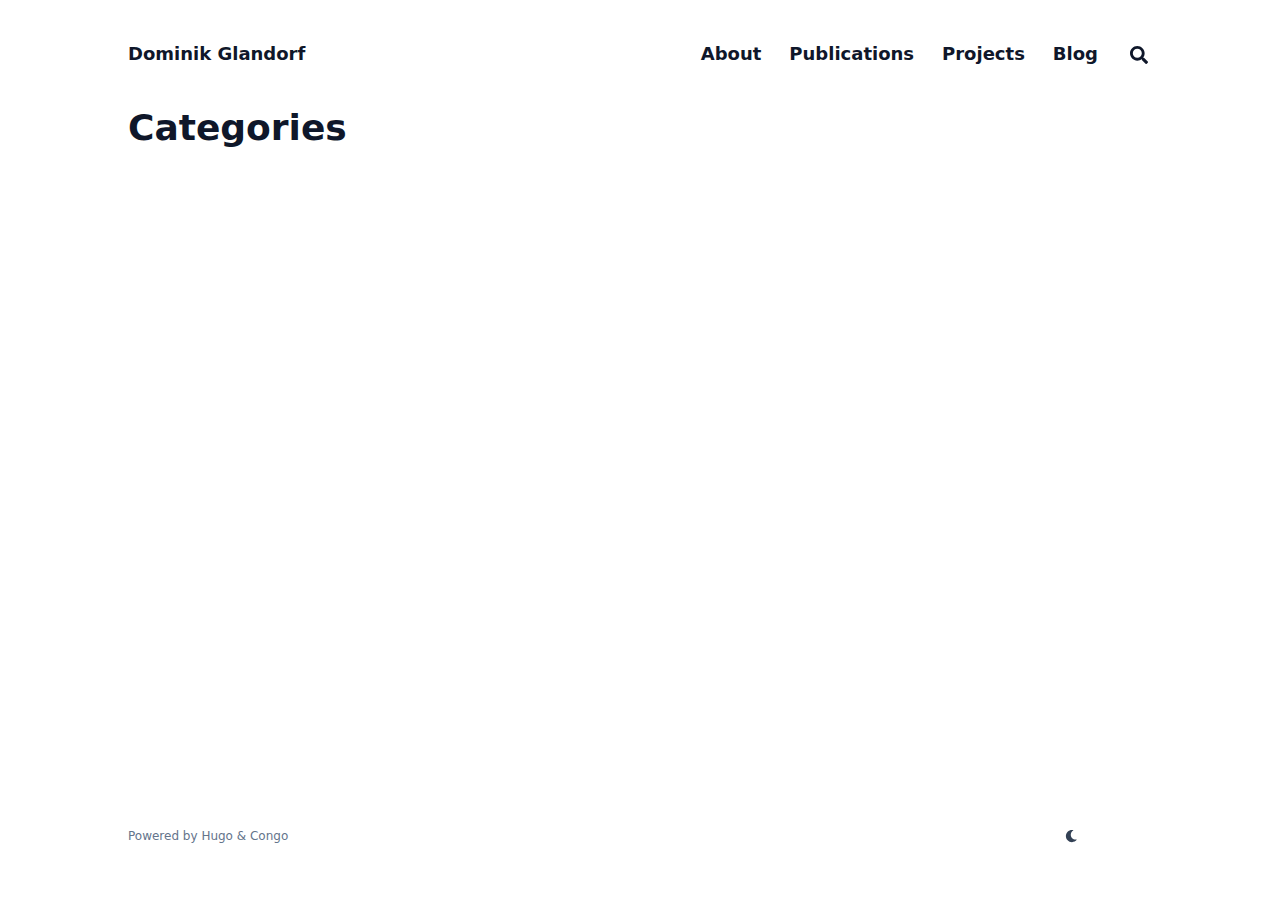
<file: categories/index.html>
<!doctype html>
<html
  lang="en-US"
  dir="ltr"
  class="scroll-smooth"
  data-default-appearance="light"
  data-auto-appearance="true"
><head>
  <meta charset="utf-8" />
  <meta name="viewport" content="width=device-width, initial-scale=1.0" />
  <meta name="theme-color" content="rgb(255,255,255)" />
  
  <title>Categories &middot; Dominik Glandorf</title>
    <meta name="title" content="Categories &middot; Dominik Glandorf" />
  
  
  
  
  
  <script
    type="text/javascript"
    src="/js/appearance.min.022d0ebc3b46a335eb1c7ef79b7f2de143d7cd5156d433638592ef1ce5f8554e.js"
    integrity="sha256-Ai0OvDtGozXrHH73m38t4UPXzVFW1DNjhZLvHOX4VU4="
  ></script>
  
  
  
  
  
  
  
  
  <link
    type="text/css"
    rel="stylesheet"
    href="/css/main.bundle.min.aa35b8a4dc6793e7f523f520e5c1e20e87eda765d28c1f7aa174e5ee2b1378dc.css"
    integrity="sha256-qjW4pNxnk&#43;f1I/Ug5cHiDoftp2XSjB96oXTl7isTeNw="
  />
  
    
    
    
  
  
    
    
    
  
  
    
    
  
  
    
    
  
  
  
    
    <script
      defer
      type="text/javascript"
      id="script-bundle"
      src="/js/main.bundle.min.006ceb62c645fe1f3ed248aad1aed933e15c006f7c367848713f983c662d064e.js"
      integrity="sha256-AGzrYsZF/h8&#43;0kiq0a7ZM&#43;FcAG98NnhIcT&#43;YPGYtBk4="
      data-copy="Copy"
      data-copied="Copied"
    ></script>
  
  
  <meta
    name="description"
    content="
      
        Dominik Glandorf&#39;s personal homepage
      
    "
  />
  
  
  
  <link rel="canonical" href="http://dogl.de/categories/" />
  <link rel="alternate" type="application/rss+xml" href="/categories/index.xml" title="Dominik Glandorf" />
  
  
    <link rel="shortcut icon" href="/favicon.ico" type="image/x-icon">
<link rel="icon" href="/favicon.ico" type="image/x-icon">
  
  
  
  
  
  
  
  <meta property="og:title" content="Categories" />
<meta property="og:description" content="Dominik Glandorf&#39;s personal homepage" />
<meta property="og:type" content="website" />
<meta property="og:url" content="http://dogl.de/categories/" />


  <meta name="twitter:card" content="summary"/><meta name="twitter:title" content="Categories"/>
<meta name="twitter:description" content="Dominik Glandorf&#39;s personal homepage"/>

  
  

  
  <meta name="author" content="Dominik Glandorf" />
  
    
      <link href="https://scholar.google.com/citations?user=-63imO8AAAAJ" rel="me" />
    
      <link href="https://github.com/dominikglandorf" rel="me" />
    
      <link href="https://www.linkedin.com/in/dominik-glandorf/" rel="me" />
    
  
  
  






  
  
  
  
  


  
  
</head>
<body
    class="m-auto flex h-screen max-w-7xl flex-col bg-neutral px-6 text-lg leading-7 text-neutral-900 sm:px-14 md:px-24 lg:px-32 dark:bg-neutral-800 dark:text-neutral"
  >
    <div id="the-top" class="absolute flex self-center">
      <a
        class="-translate-y-8 rounded-b-lg bg-primary-200 px-3 py-1 text-sm focus:translate-y-0 dark:bg-neutral-600"
        href="#main-content"
        ><span class="pe-2 font-bold text-primary-600 dark:text-primary-400">&darr;</span
        >Skip to main content</a
      >
    </div>
    
    
      <header class="py-6 font-semibold text-neutral-900 print:hidden sm:py-10 dark:text-neutral">
  <nav class="flex items-start justify-between sm:items-center">
    
    <div class="z-40 flex flex-row items-center">
      
  <a
    class="decoration-primary-500 hover:underline hover:decoration-2 hover:underline-offset-2"
    rel="me"
    href="/"
    >Dominik Glandorf</a
  >

    </div>
    
      
      <label id="menu-button" for="menu-controller" class="block sm:hidden">
        <input type="checkbox" id="menu-controller" class="hidden" />
        <div class="cursor-pointer hover:text-primary-600 dark:hover:text-primary-400">
          <span class="icon relative inline-block px-1 align-text-bottom"><svg xmlns="http://www.w3.org/2000/svg" viewBox="0 0 448 512"><path fill="currentColor" d="M0 96C0 78.33 14.33 64 32 64H416C433.7 64 448 78.33 448 96C448 113.7 433.7 128 416 128H32C14.33 128 0 113.7 0 96zM0 256C0 238.3 14.33 224 32 224H416C433.7 224 448 238.3 448 256C448 273.7 433.7 288 416 288H32C14.33 288 0 273.7 0 256zM416 448H32C14.33 448 0 433.7 0 416C0 398.3 14.33 384 32 384H416C433.7 384 448 398.3 448 416C448 433.7 433.7 448 416 448z"/></svg>
</span>
        </div>
        <div
          id="menu-wrapper"
          class="invisible fixed inset-0 z-30 m-auto h-full w-full cursor-default overflow-auto bg-neutral-100/50 opacity-0 backdrop-blur-sm transition-opacity dark:bg-neutral-900/50"
        >
          <ul
            class="mx-auto flex w-full max-w-7xl list-none flex-col overflow-visible px-6 py-6 text-end sm:px-14 sm:py-10 sm:pt-10 md:px-24 lg:px-32"
          >
            <li class="mb-1">
              <span class="cursor-pointer hover:text-primary-600 dark:hover:text-primary-400"
                ><span class="icon relative inline-block px-1 align-text-bottom"><svg xmlns="http://www.w3.org/2000/svg" viewBox="0 0 320 512"><path fill="currentColor" d="M310.6 361.4c12.5 12.5 12.5 32.75 0 45.25C304.4 412.9 296.2 416 288 416s-16.38-3.125-22.62-9.375L160 301.3L54.63 406.6C48.38 412.9 40.19 416 32 416S15.63 412.9 9.375 406.6c-12.5-12.5-12.5-32.75 0-45.25l105.4-105.4L9.375 150.6c-12.5-12.5-12.5-32.75 0-45.25s32.75-12.5 45.25 0L160 210.8l105.4-105.4c12.5-12.5 32.75-12.5 45.25 0s12.5 32.75 0 45.25l-105.4 105.4L310.6 361.4z"/></svg>
</span></span
              >
            </li>
            
              
                
                <li class="group mb-1">
                  
                    <a
                      href="/about/"
                      title="About"
                      onclick="close_menu()"
                      
                      ><span
                          class="decoration-primary-500 group-hover:underline group-hover:decoration-2 group-hover:underline-offset-2"
                          >About</span
                        >
                      </a
                    >
                  
                </li>
              
                
                <li class="group mb-1">
                  
                    <a
                      href="/publications/"
                      title="Publications"
                      onclick="close_menu()"
                      
                      ><span
                          class="decoration-primary-500 group-hover:underline group-hover:decoration-2 group-hover:underline-offset-2"
                          >Publications</span
                        >
                      </a
                    >
                  
                </li>
              
                
                <li class="group mb-1">
                  
                    <a
                      href="/projects/"
                      title="Projects"
                      onclick="close_menu()"
                      
                      ><span
                          class="decoration-primary-500 group-hover:underline group-hover:decoration-2 group-hover:underline-offset-2"
                          >Projects</span
                        >
                      </a
                    >
                  
                </li>
              
                
                <li class="group mb-1">
                  
                    <a
                      href="/blog/"
                      title=""
                      onclick="close_menu()"
                      
                      ><span
                          class="decoration-primary-500 group-hover:underline group-hover:decoration-2 group-hover:underline-offset-2"
                          >Blog</span
                        >
                      </a
                    >
                  
                </li>
              
                
                <li class="group mb-1">
                  
                    
                    
                      <button
                        id="search-button-1"
                        title="Search (/)"
                      >
                        
                          <span
                            class="group-dark:hover:text-primary-400 transition-colors group-hover:text-primary-600"
                          ><span class="icon relative inline-block px-1 align-text-bottom"><svg aria-hidden="true" focusable="false" data-prefix="fas" data-icon="search" class="svg-inline--fa fa-search fa-w-16" role="img" xmlns="http://www.w3.org/2000/svg" viewBox="0 0 512 512"><path fill="currentColor" d="M505 442.7L405.3 343c-4.5-4.5-10.6-7-17-7H372c27.6-35.3 44-79.7 44-128C416 93.1 322.9 0 208 0S0 93.1 0 208s93.1 208 208 208c48.3 0 92.7-16.4 128-44v16.3c0 6.4 2.5 12.5 7 17l99.7 99.7c9.4 9.4 24.6 9.4 33.9 0l28.3-28.3c9.4-9.4 9.4-24.6.1-34zM208 336c-70.7 0-128-57.2-128-128 0-70.7 57.2-128 128-128 70.7 0 128 57.2 128 128 0 70.7-57.2 128-128 128z"/></svg>
</span></span><span
                            class="decoration-primary-500 group-hover:underline group-hover:decoration-2 group-hover:underline-offset-2"
                            ></span
                          >
                        
                      </button>
                    
                  
                </li>
              
              
            
          </ul>
        </div>
      </label>
      
      <ul class="hidden list-none flex-row text-end sm:flex">
        
          
            
            <li class="group mb-1 sm:mb-0 sm:me-7 sm:last:me-0">
              
                <a
                  href="/about/"
                  title="About"
                  
                  ><span
                      class="decoration-primary-500 group-hover:underline group-hover:decoration-2 group-hover:underline-offset-2"
                      >About</span
                    >
                  </a
                >
              
            </li>
          
            
            <li class="group mb-1 sm:mb-0 sm:me-7 sm:last:me-0">
              
                <a
                  href="/publications/"
                  title="Publications"
                  
                  ><span
                      class="decoration-primary-500 group-hover:underline group-hover:decoration-2 group-hover:underline-offset-2"
                      >Publications</span
                    >
                  </a
                >
              
            </li>
          
            
            <li class="group mb-1 sm:mb-0 sm:me-7 sm:last:me-0">
              
                <a
                  href="/projects/"
                  title="Projects"
                  
                  ><span
                      class="decoration-primary-500 group-hover:underline group-hover:decoration-2 group-hover:underline-offset-2"
                      >Projects</span
                    >
                  </a
                >
              
            </li>
          
            
            <li class="group mb-1 sm:mb-0 sm:me-7 sm:last:me-0">
              
                <a
                  href="/blog/"
                  title=""
                  
                  ><span
                      class="decoration-primary-500 group-hover:underline group-hover:decoration-2 group-hover:underline-offset-2"
                      >Blog</span
                    >
                  </a
                >
              
            </li>
          
            
            <li class="group mb-1 sm:mb-0 sm:me-7 sm:last:me-0">
              
                
                
                  <button
                    id="search-button-2"
                    title="Search (/)"
                  >
                    
                      <span
                        class="group-dark:hover:text-primary-400 transition-colors group-hover:text-primary-600"
                      ><span class="icon relative inline-block px-1 align-text-bottom"><svg aria-hidden="true" focusable="false" data-prefix="fas" data-icon="search" class="svg-inline--fa fa-search fa-w-16" role="img" xmlns="http://www.w3.org/2000/svg" viewBox="0 0 512 512"><path fill="currentColor" d="M505 442.7L405.3 343c-4.5-4.5-10.6-7-17-7H372c27.6-35.3 44-79.7 44-128C416 93.1 322.9 0 208 0S0 93.1 0 208s93.1 208 208 208c48.3 0 92.7-16.4 128-44v16.3c0 6.4 2.5 12.5 7 17l99.7 99.7c9.4 9.4 24.6 9.4 33.9 0l28.3-28.3c9.4-9.4 9.4-24.6.1-34zM208 336c-70.7 0-128-57.2-128-128 0-70.7 57.2-128 128-128 70.7 0 128 57.2 128 128 0 70.7-57.2 128-128 128z"/></svg>
</span></span><span
                        class="decoration-primary-500 group-hover:underline group-hover:decoration-2 group-hover:underline-offset-2"
                        ></span
                      >
                    
                  </button>
                
              
            </li>
          
          

        
      </ul>
    
  </nav>
</header>

    
    <div class="relative flex grow flex-col">
      <main id="main-content" class="grow">
        
  <header>
    
      <ol class="text-sm text-neutral-500 print:hidden dark:text-neutral-400">
  
  
    
  
  <li class="hidden inline">
    <a
      class="dark:underline-neutral-600 decoration-neutral-300 hover:underline"
      href="/"
      >Dominik Glandorf&#39;s personal page</a
    ><span class="px-1 text-primary-500">/</span>
  </li>

  
  <li class="hidden inline">
    <a
      class="dark:underline-neutral-600 decoration-neutral-300 hover:underline"
      href="/categories/"
      >Categories</a
    ><span class="px-1 text-primary-500">/</span>
  </li>

</ol>


    
    <h1 class="mt-0 text-4xl font-extrabold text-neutral-900 dark:text-neutral">Categories</h1>
  </header>
  
  <section class="-mx-2 flex flex-wrap overflow-hidden">
    
  </section>

        
      </main><footer class="py-10 print:hidden">
  
  
  <div class="flex items-center justify-between">
    <div>
      
      
      
      
        <p class="text-xs text-neutral-500 dark:text-neutral-400">
          
          
          Powered by <a class="hover:underline hover:decoration-primary-400 hover:text-primary-500"
            href="https://gohugo.io/" target="_blank" rel="noopener noreferrer">Hugo</a> &amp; <a class="hover:underline hover:decoration-primary-400 hover:text-primary-500" href="https://github.com/jpanther/congo" target="_blank" rel="noopener noreferrer">Congo</a>
        </p>
      
    </div>
    <div class="flex flex-row items-center">
      
      
      
      
        <div
          class="me-14 cursor-pointer text-sm text-neutral-700 hover:text-primary-600 dark:text-neutral dark:hover:text-primary-400"
        >
          <button id="appearance-switcher-0" type="button" aria-label="appearance switcher">
            <div
              class="flex h-12 w-12 items-center justify-center dark:hidden"
              title="Switch to dark appearance"
            >
              <span class="icon relative inline-block px-1 align-text-bottom"><svg xmlns="http://www.w3.org/2000/svg" viewBox="0 0 512 512"><path fill="currentColor" d="M32 256c0-123.8 100.3-224 223.8-224c11.36 0 29.7 1.668 40.9 3.746c9.616 1.777 11.75 14.63 3.279 19.44C245 86.5 211.2 144.6 211.2 207.8c0 109.7 99.71 193 208.3 172.3c9.561-1.805 16.28 9.324 10.11 16.95C387.9 448.6 324.8 480 255.8 480C132.1 480 32 379.6 32 256z"/></svg>
</span>
            </div>
            <div
              class="hidden h-12 w-12 items-center justify-center dark:flex"
              title="Switch to light appearance"
            >
              <span class="icon relative inline-block px-1 align-text-bottom"><svg xmlns="http://www.w3.org/2000/svg" viewBox="0 0 512 512"><path fill="currentColor" d="M256 159.1c-53.02 0-95.1 42.98-95.1 95.1S202.1 351.1 256 351.1s95.1-42.98 95.1-95.1S309 159.1 256 159.1zM509.3 347L446.1 255.1l63.15-91.01c6.332-9.125 1.104-21.74-9.826-23.72l-109-19.7l-19.7-109c-1.975-10.93-14.59-16.16-23.72-9.824L256 65.89L164.1 2.736c-9.125-6.332-21.74-1.107-23.72 9.824L121.6 121.6L12.56 141.3C1.633 143.2-3.596 155.9 2.736 164.1L65.89 256l-63.15 91.01c-6.332 9.125-1.105 21.74 9.824 23.72l109 19.7l19.7 109c1.975 10.93 14.59 16.16 23.72 9.824L256 446.1l91.01 63.15c9.127 6.334 21.75 1.107 23.72-9.822l19.7-109l109-19.7C510.4 368.8 515.6 356.1 509.3 347zM256 383.1c-70.69 0-127.1-57.31-127.1-127.1c0-70.69 57.31-127.1 127.1-127.1s127.1 57.3 127.1 127.1C383.1 326.7 326.7 383.1 256 383.1z"/></svg>
</span>
            </div>
          </button>
        </div>
      
    </div>
  </div>
  
  
</footer>
<div
  id="search-wrapper"
  class="invisible fixed inset-0 z-50 flex h-screen w-screen cursor-default flex-col bg-neutral-500/50 p-4 backdrop-blur-sm sm:p-6 md:p-[10vh] lg:p-[12vh] dark:bg-neutral-900/50"
  data-url="http://dogl.de/"
>
  <div
    id="search-modal"
    class="top-20 mx-auto flex min-h-0 w-full max-w-3xl flex-col rounded-md border border-neutral-200 bg-neutral shadow-lg dark:border-neutral-700 dark:bg-neutral-800"
  >
    <header class="relative z-10 flex flex-none items-center justify-between px-2">
      <form class="flex min-w-0 flex-auto items-center">
        <div class="flex h-8 w-8 items-center justify-center text-neutral-400">
          <span class="icon relative inline-block px-1 align-text-bottom"><svg aria-hidden="true" focusable="false" data-prefix="fas" data-icon="search" class="svg-inline--fa fa-search fa-w-16" role="img" xmlns="http://www.w3.org/2000/svg" viewBox="0 0 512 512"><path fill="currentColor" d="M505 442.7L405.3 343c-4.5-4.5-10.6-7-17-7H372c27.6-35.3 44-79.7 44-128C416 93.1 322.9 0 208 0S0 93.1 0 208s93.1 208 208 208c48.3 0 92.7-16.4 128-44v16.3c0 6.4 2.5 12.5 7 17l99.7 99.7c9.4 9.4 24.6 9.4 33.9 0l28.3-28.3c9.4-9.4 9.4-24.6.1-34zM208 336c-70.7 0-128-57.2-128-128 0-70.7 57.2-128 128-128 70.7 0 128 57.2 128 128 0 70.7-57.2 128-128 128z"/></svg>
</span>
        </div>
        <input
          type="search"
          id="search-query"
          class="mx-1 flex h-12 flex-auto appearance-none bg-transparent focus:outline-dotted focus:outline-2 focus:outline-transparent"
          placeholder="Search"
          tabindex="0"
        />
      </form>
      <button
        id="close-search-button"
        class="flex h-8 w-8 items-center justify-center text-neutral-700 hover:text-primary-600 dark:text-neutral dark:hover:text-primary-400"
        title="Close (Esc)"
      >
        <span class="icon relative inline-block px-1 align-text-bottom"><svg xmlns="http://www.w3.org/2000/svg" viewBox="0 0 320 512"><path fill="currentColor" d="M310.6 361.4c12.5 12.5 12.5 32.75 0 45.25C304.4 412.9 296.2 416 288 416s-16.38-3.125-22.62-9.375L160 301.3L54.63 406.6C48.38 412.9 40.19 416 32 416S15.63 412.9 9.375 406.6c-12.5-12.5-12.5-32.75 0-45.25l105.4-105.4L9.375 150.6c-12.5-12.5-12.5-32.75 0-45.25s32.75-12.5 45.25 0L160 210.8l105.4-105.4c12.5-12.5 32.75-12.5 45.25 0s12.5 32.75 0 45.25l-105.4 105.4L310.6 361.4z"/></svg>
</span>
      </button>
    </header>
    <section class="flex-auto overflow-auto px-2">
      <ul id="search-results">
        
      </ul>
    </section>
  </div>
</div>

    </div>
  </body>
</html>
</file>
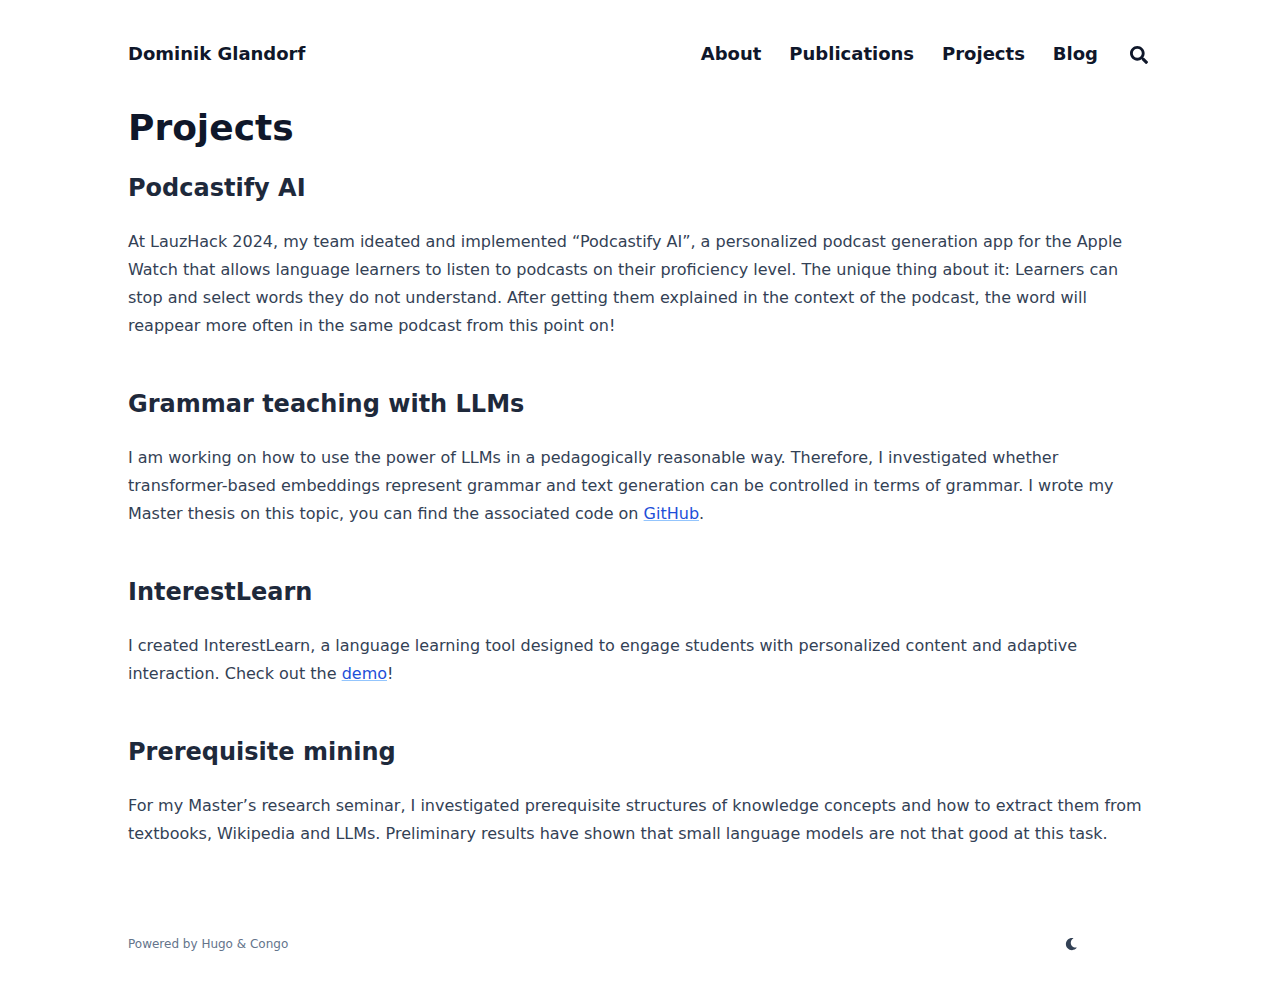
<file: projects/index.html>
<!doctype html>
<html
  lang="en-US"
  dir="ltr"
  class="scroll-smooth"
  data-default-appearance="light"
  data-auto-appearance="true"
><head>
  <meta charset="utf-8" />
  <meta name="viewport" content="width=device-width, initial-scale=1.0" />
  <meta name="theme-color" content="rgb(255,255,255)" />
  
  <title>Projects &middot; Dominik Glandorf</title>
    <meta name="title" content="Projects &middot; Dominik Glandorf" />
  
  
  
  
  
  <script
    type="text/javascript"
    src="/js/appearance.min.022d0ebc3b46a335eb1c7ef79b7f2de143d7cd5156d433638592ef1ce5f8554e.js"
    integrity="sha256-Ai0OvDtGozXrHH73m38t4UPXzVFW1DNjhZLvHOX4VU4="
  ></script>
  
  
  
  
  
  
  
  
  <link
    type="text/css"
    rel="stylesheet"
    href="/css/main.bundle.min.aa35b8a4dc6793e7f523f520e5c1e20e87eda765d28c1f7aa174e5ee2b1378dc.css"
    integrity="sha256-qjW4pNxnk&#43;f1I/Ug5cHiDoftp2XSjB96oXTl7isTeNw="
  />
  
    
    
    
  
  
    
    
    
  
  
    
    
  
  
    
    
  
  
  
    
    <script
      defer
      type="text/javascript"
      id="script-bundle"
      src="/js/main.bundle.min.006ceb62c645fe1f3ed248aad1aed933e15c006f7c367848713f983c662d064e.js"
      integrity="sha256-AGzrYsZF/h8&#43;0kiq0a7ZM&#43;FcAG98NnhIcT&#43;YPGYtBk4="
      data-copy="Copy"
      data-copied="Copied"
    ></script>
  
  
  <meta
    name="description"
    content="
      
        Podcastify AI #At LauzHack 2024, my team ideated and implemented &ldquo;Podcastify AI&rdquo;, a personalized podcast generation app for the Apple Watch that allows language learners to listen to podcasts on their proficiency level.
      
    "
  />
  
  
  
  <link rel="canonical" href="http://dogl.de/projects/" />
  
  
    <link rel="shortcut icon" href="/favicon.ico" type="image/x-icon">
<link rel="icon" href="/favicon.ico" type="image/x-icon">
  
  
  
  
  
  
  
  <meta property="og:title" content="Projects" />
<meta property="og:description" content="Podcastify AI #At LauzHack 2024, my team ideated and implemented &ldquo;Podcastify AI&rdquo;, a personalized podcast generation app for the Apple Watch that allows language learners to listen to podcasts on their proficiency level." />
<meta property="og:type" content="article" />
<meta property="og:url" content="http://dogl.de/projects/" /><meta property="article:section" content="" />
<meta property="article:published_time" content="2024-12-02T00:00:00+00:00" />
<meta property="article:modified_time" content="2024-12-02T00:00:00+00:00" />


  <meta name="twitter:card" content="summary"/><meta name="twitter:title" content="Projects"/>
<meta name="twitter:description" content="Podcastify AI #At LauzHack 2024, my team ideated and implemented &ldquo;Podcastify AI&rdquo;, a personalized podcast generation app for the Apple Watch that allows language learners to listen to podcasts on their proficiency level."/>

  
  <script type="application/ld+json">
  {
    "@context": "https://schema.org",
    "@type": "Article",
    "articleSection": "Dominik Glandorf\u0027s personal page",
    "name": "Projects",
    "headline": "Projects",
    
    "abstract": "Podcastify AI #At LauzHack 2024, my team ideated and implemented \u0026ldquo;Podcastify AI\u0026rdquo;, a personalized podcast generation app for the Apple Watch that allows language learners to listen to podcasts on their proficiency level.",
    "inLanguage": "en-US",
    "url" : "http:\/\/dogl.de\/projects\/",
    "author" : {
      "@type": "Person",
      "name": "Dominik Glandorf"
    },
    "copyrightYear": "2024",
    "dateCreated": "2024-12-02T00:00:00\u002b00:00",
    "datePublished": "2024-12-02T00:00:00\u002b00:00",
    
    "dateModified": "2024-12-02T00:00:00\u002b00:00",
    
    
    
    "mainEntityOfPage": "true",
    "wordCount": "187"
  }
  </script>


  
  <meta name="author" content="Dominik Glandorf" />
  
    
      <link href="https://scholar.google.com/citations?user=-63imO8AAAAJ" rel="me" />
    
      <link href="https://github.com/dominikglandorf" rel="me" />
    
      <link href="https://www.linkedin.com/in/dominik-glandorf/" rel="me" />
    
  
  
  






  
  
  
  
  


  
  
</head>
<body
    class="m-auto flex h-screen max-w-7xl flex-col bg-neutral px-6 text-lg leading-7 text-neutral-900 sm:px-14 md:px-24 lg:px-32 dark:bg-neutral-800 dark:text-neutral"
  >
    <div id="the-top" class="absolute flex self-center">
      <a
        class="-translate-y-8 rounded-b-lg bg-primary-200 px-3 py-1 text-sm focus:translate-y-0 dark:bg-neutral-600"
        href="#main-content"
        ><span class="pe-2 font-bold text-primary-600 dark:text-primary-400">&darr;</span
        >Skip to main content</a
      >
    </div>
    
    
      <header class="py-6 font-semibold text-neutral-900 print:hidden sm:py-10 dark:text-neutral">
  <nav class="flex items-start justify-between sm:items-center">
    
    <div class="z-40 flex flex-row items-center">
      
  <a
    class="decoration-primary-500 hover:underline hover:decoration-2 hover:underline-offset-2"
    rel="me"
    href="/"
    >Dominik Glandorf</a
  >

    </div>
    
      
      <label id="menu-button" for="menu-controller" class="block sm:hidden">
        <input type="checkbox" id="menu-controller" class="hidden" />
        <div class="cursor-pointer hover:text-primary-600 dark:hover:text-primary-400">
          <span class="icon relative inline-block px-1 align-text-bottom"><svg xmlns="http://www.w3.org/2000/svg" viewBox="0 0 448 512"><path fill="currentColor" d="M0 96C0 78.33 14.33 64 32 64H416C433.7 64 448 78.33 448 96C448 113.7 433.7 128 416 128H32C14.33 128 0 113.7 0 96zM0 256C0 238.3 14.33 224 32 224H416C433.7 224 448 238.3 448 256C448 273.7 433.7 288 416 288H32C14.33 288 0 273.7 0 256zM416 448H32C14.33 448 0 433.7 0 416C0 398.3 14.33 384 32 384H416C433.7 384 448 398.3 448 416C448 433.7 433.7 448 416 448z"/></svg>
</span>
        </div>
        <div
          id="menu-wrapper"
          class="invisible fixed inset-0 z-30 m-auto h-full w-full cursor-default overflow-auto bg-neutral-100/50 opacity-0 backdrop-blur-sm transition-opacity dark:bg-neutral-900/50"
        >
          <ul
            class="mx-auto flex w-full max-w-7xl list-none flex-col overflow-visible px-6 py-6 text-end sm:px-14 sm:py-10 sm:pt-10 md:px-24 lg:px-32"
          >
            <li class="mb-1">
              <span class="cursor-pointer hover:text-primary-600 dark:hover:text-primary-400"
                ><span class="icon relative inline-block px-1 align-text-bottom"><svg xmlns="http://www.w3.org/2000/svg" viewBox="0 0 320 512"><path fill="currentColor" d="M310.6 361.4c12.5 12.5 12.5 32.75 0 45.25C304.4 412.9 296.2 416 288 416s-16.38-3.125-22.62-9.375L160 301.3L54.63 406.6C48.38 412.9 40.19 416 32 416S15.63 412.9 9.375 406.6c-12.5-12.5-12.5-32.75 0-45.25l105.4-105.4L9.375 150.6c-12.5-12.5-12.5-32.75 0-45.25s32.75-12.5 45.25 0L160 210.8l105.4-105.4c12.5-12.5 32.75-12.5 45.25 0s12.5 32.75 0 45.25l-105.4 105.4L310.6 361.4z"/></svg>
</span></span
              >
            </li>
            
              
                
                <li class="group mb-1">
                  
                    <a
                      href="/about/"
                      title="About"
                      onclick="close_menu()"
                      
                      ><span
                          class="decoration-primary-500 group-hover:underline group-hover:decoration-2 group-hover:underline-offset-2"
                          >About</span
                        >
                      </a
                    >
                  
                </li>
              
                
                <li class="group mb-1">
                  
                    <a
                      href="/publications/"
                      title="Publications"
                      onclick="close_menu()"
                      
                      ><span
                          class="decoration-primary-500 group-hover:underline group-hover:decoration-2 group-hover:underline-offset-2"
                          >Publications</span
                        >
                      </a
                    >
                  
                </li>
              
                
                <li class="group mb-1">
                  
                    <a
                      href="/projects/"
                      title="Projects"
                      onclick="close_menu()"
                      
                      ><span
                          class="decoration-primary-500 group-hover:underline group-hover:decoration-2 group-hover:underline-offset-2"
                          >Projects</span
                        >
                      </a
                    >
                  
                </li>
              
                
                <li class="group mb-1">
                  
                    <a
                      href="/blog/"
                      title=""
                      onclick="close_menu()"
                      
                      ><span
                          class="decoration-primary-500 group-hover:underline group-hover:decoration-2 group-hover:underline-offset-2"
                          >Blog</span
                        >
                      </a
                    >
                  
                </li>
              
                
                <li class="group mb-1">
                  
                    
                    
                      <button
                        id="search-button-1"
                        title="Search (/)"
                      >
                        
                          <span
                            class="group-dark:hover:text-primary-400 transition-colors group-hover:text-primary-600"
                          ><span class="icon relative inline-block px-1 align-text-bottom"><svg aria-hidden="true" focusable="false" data-prefix="fas" data-icon="search" class="svg-inline--fa fa-search fa-w-16" role="img" xmlns="http://www.w3.org/2000/svg" viewBox="0 0 512 512"><path fill="currentColor" d="M505 442.7L405.3 343c-4.5-4.5-10.6-7-17-7H372c27.6-35.3 44-79.7 44-128C416 93.1 322.9 0 208 0S0 93.1 0 208s93.1 208 208 208c48.3 0 92.7-16.4 128-44v16.3c0 6.4 2.5 12.5 7 17l99.7 99.7c9.4 9.4 24.6 9.4 33.9 0l28.3-28.3c9.4-9.4 9.4-24.6.1-34zM208 336c-70.7 0-128-57.2-128-128 0-70.7 57.2-128 128-128 70.7 0 128 57.2 128 128 0 70.7-57.2 128-128 128z"/></svg>
</span></span><span
                            class="decoration-primary-500 group-hover:underline group-hover:decoration-2 group-hover:underline-offset-2"
                            ></span
                          >
                        
                      </button>
                    
                  
                </li>
              
              
            
          </ul>
        </div>
      </label>
      
      <ul class="hidden list-none flex-row text-end sm:flex">
        
          
            
            <li class="group mb-1 sm:mb-0 sm:me-7 sm:last:me-0">
              
                <a
                  href="/about/"
                  title="About"
                  
                  ><span
                      class="decoration-primary-500 group-hover:underline group-hover:decoration-2 group-hover:underline-offset-2"
                      >About</span
                    >
                  </a
                >
              
            </li>
          
            
            <li class="group mb-1 sm:mb-0 sm:me-7 sm:last:me-0">
              
                <a
                  href="/publications/"
                  title="Publications"
                  
                  ><span
                      class="decoration-primary-500 group-hover:underline group-hover:decoration-2 group-hover:underline-offset-2"
                      >Publications</span
                    >
                  </a
                >
              
            </li>
          
            
            <li class="group mb-1 sm:mb-0 sm:me-7 sm:last:me-0">
              
                <a
                  href="/projects/"
                  title="Projects"
                  
                  ><span
                      class="decoration-primary-500 group-hover:underline group-hover:decoration-2 group-hover:underline-offset-2"
                      >Projects</span
                    >
                  </a
                >
              
            </li>
          
            
            <li class="group mb-1 sm:mb-0 sm:me-7 sm:last:me-0">
              
                <a
                  href="/blog/"
                  title=""
                  
                  ><span
                      class="decoration-primary-500 group-hover:underline group-hover:decoration-2 group-hover:underline-offset-2"
                      >Blog</span
                    >
                  </a
                >
              
            </li>
          
            
            <li class="group mb-1 sm:mb-0 sm:me-7 sm:last:me-0">
              
                
                
                  <button
                    id="search-button-2"
                    title="Search (/)"
                  >
                    
                      <span
                        class="group-dark:hover:text-primary-400 transition-colors group-hover:text-primary-600"
                      ><span class="icon relative inline-block px-1 align-text-bottom"><svg aria-hidden="true" focusable="false" data-prefix="fas" data-icon="search" class="svg-inline--fa fa-search fa-w-16" role="img" xmlns="http://www.w3.org/2000/svg" viewBox="0 0 512 512"><path fill="currentColor" d="M505 442.7L405.3 343c-4.5-4.5-10.6-7-17-7H372c27.6-35.3 44-79.7 44-128C416 93.1 322.9 0 208 0S0 93.1 0 208s93.1 208 208 208c48.3 0 92.7-16.4 128-44v16.3c0 6.4 2.5 12.5 7 17l99.7 99.7c9.4 9.4 24.6 9.4 33.9 0l28.3-28.3c9.4-9.4 9.4-24.6.1-34zM208 336c-70.7 0-128-57.2-128-128 0-70.7 57.2-128 128-128 70.7 0 128 57.2 128 128 0 70.7-57.2 128-128 128z"/></svg>
</span></span><span
                        class="decoration-primary-500 group-hover:underline group-hover:decoration-2 group-hover:underline-offset-2"
                        ></span
                      >
                    
                  </button>
                
              
            </li>
          
          

        
      </ul>
    
  </nav>
</header>

    
    <div class="relative flex grow flex-col">
      <main id="main-content" class="grow">
        
  <article class="max-w-full">
    <header>
      
      <h1 class="mt-0 text-4xl font-extrabold text-neutral-900 dark:text-neutral">
        Projects
      </h1>
    </header>
    <section class="prose mt-6 max-w-full dark:prose-invert">
      <h2 id="podcastify-ai" class="relative group">Podcastify AI <span class="absolute top-0 w-6 transition-opacity opacity-0 -start-6 not-prose group-hover:opacity-100"><a class="group-hover:text-primary-300 dark:group-hover:text-neutral-700" style="text-decoration-line: none !important;" href="#podcastify-ai" aria-label="Anchor">#</a></span></h2><p>At LauzHack 2024, my team ideated and implemented &ldquo;Podcastify AI&rdquo;, a personalized podcast generation app for the Apple Watch that allows language learners to listen to podcasts on their proficiency level. The unique thing about it: Learners can stop and select words they do not understand. After getting them explained in the context of the podcast, the word will reappear more often in the same podcast from this point on!</p>
<h2 id="grammar-teaching-with-llms" class="relative group">Grammar teaching with LLMs <span class="absolute top-0 w-6 transition-opacity opacity-0 -start-6 not-prose group-hover:opacity-100"><a class="group-hover:text-primary-300 dark:group-hover:text-neutral-700" style="text-decoration-line: none !important;" href="#grammar-teaching-with-llms" aria-label="Anchor">#</a></span></h2><p>I am working on how to use the power of LLMs in a pedagogically reasonable way. Therefore, I investigated whether transformer-based embeddings represent grammar and text generation can be controlled in terms of grammar. I wrote my Master thesis on this topic, you can find the associated code on 
<a href="https://github.com/dominikglandorf/grammarctg" target="_blank" rel="noreferrer">GitHub</a>.</p>
<h2 id="interestlearn" class="relative group">InterestLearn <span class="absolute top-0 w-6 transition-opacity opacity-0 -start-6 not-prose group-hover:opacity-100"><a class="group-hover:text-primary-300 dark:group-hover:text-neutral-700" style="text-decoration-line: none !important;" href="#interestlearn" aria-label="Anchor">#</a></span></h2><p>I created InterestLearn, a language learning tool designed to engage students with personalized content and adaptive interaction. Check out the 
<a href="https://interestlearn.dogl.de" target="_blank" rel="noreferrer">demo</a>!</p>
<h2 id="prerequisite-mining" class="relative group">Prerequisite mining <span class="absolute top-0 w-6 transition-opacity opacity-0 -start-6 not-prose group-hover:opacity-100"><a class="group-hover:text-primary-300 dark:group-hover:text-neutral-700" style="text-decoration-line: none !important;" href="#prerequisite-mining" aria-label="Anchor">#</a></span></h2><p>For my Master&rsquo;s research seminar, I investigated prerequisite structures of knowledge concepts and how to extract them from textbooks, Wikipedia and LLMs. Preliminary results have shown that small language models are not that good at this task.</p>

    </section>
    <footer class="pt-8">
      

    </footer>
  </article>

        
      </main><footer class="py-10 print:hidden">
  
  
  <div class="flex items-center justify-between">
    <div>
      
      
      
      
        <p class="text-xs text-neutral-500 dark:text-neutral-400">
          
          
          Powered by <a class="hover:underline hover:decoration-primary-400 hover:text-primary-500"
            href="https://gohugo.io/" target="_blank" rel="noopener noreferrer">Hugo</a> &amp; <a class="hover:underline hover:decoration-primary-400 hover:text-primary-500" href="https://github.com/jpanther/congo" target="_blank" rel="noopener noreferrer">Congo</a>
        </p>
      
    </div>
    <div class="flex flex-row items-center">
      
      
      
      
        <div
          class="me-14 cursor-pointer text-sm text-neutral-700 hover:text-primary-600 dark:text-neutral dark:hover:text-primary-400"
        >
          <button id="appearance-switcher-0" type="button" aria-label="appearance switcher">
            <div
              class="flex h-12 w-12 items-center justify-center dark:hidden"
              title="Switch to dark appearance"
            >
              <span class="icon relative inline-block px-1 align-text-bottom"><svg xmlns="http://www.w3.org/2000/svg" viewBox="0 0 512 512"><path fill="currentColor" d="M32 256c0-123.8 100.3-224 223.8-224c11.36 0 29.7 1.668 40.9 3.746c9.616 1.777 11.75 14.63 3.279 19.44C245 86.5 211.2 144.6 211.2 207.8c0 109.7 99.71 193 208.3 172.3c9.561-1.805 16.28 9.324 10.11 16.95C387.9 448.6 324.8 480 255.8 480C132.1 480 32 379.6 32 256z"/></svg>
</span>
            </div>
            <div
              class="hidden h-12 w-12 items-center justify-center dark:flex"
              title="Switch to light appearance"
            >
              <span class="icon relative inline-block px-1 align-text-bottom"><svg xmlns="http://www.w3.org/2000/svg" viewBox="0 0 512 512"><path fill="currentColor" d="M256 159.1c-53.02 0-95.1 42.98-95.1 95.1S202.1 351.1 256 351.1s95.1-42.98 95.1-95.1S309 159.1 256 159.1zM509.3 347L446.1 255.1l63.15-91.01c6.332-9.125 1.104-21.74-9.826-23.72l-109-19.7l-19.7-109c-1.975-10.93-14.59-16.16-23.72-9.824L256 65.89L164.1 2.736c-9.125-6.332-21.74-1.107-23.72 9.824L121.6 121.6L12.56 141.3C1.633 143.2-3.596 155.9 2.736 164.1L65.89 256l-63.15 91.01c-6.332 9.125-1.105 21.74 9.824 23.72l109 19.7l19.7 109c1.975 10.93 14.59 16.16 23.72 9.824L256 446.1l91.01 63.15c9.127 6.334 21.75 1.107 23.72-9.822l19.7-109l109-19.7C510.4 368.8 515.6 356.1 509.3 347zM256 383.1c-70.69 0-127.1-57.31-127.1-127.1c0-70.69 57.31-127.1 127.1-127.1s127.1 57.3 127.1 127.1C383.1 326.7 326.7 383.1 256 383.1z"/></svg>
</span>
            </div>
          </button>
        </div>
      
    </div>
  </div>
  
  
</footer>
<div
  id="search-wrapper"
  class="invisible fixed inset-0 z-50 flex h-screen w-screen cursor-default flex-col bg-neutral-500/50 p-4 backdrop-blur-sm sm:p-6 md:p-[10vh] lg:p-[12vh] dark:bg-neutral-900/50"
  data-url="http://dogl.de/"
>
  <div
    id="search-modal"
    class="top-20 mx-auto flex min-h-0 w-full max-w-3xl flex-col rounded-md border border-neutral-200 bg-neutral shadow-lg dark:border-neutral-700 dark:bg-neutral-800"
  >
    <header class="relative z-10 flex flex-none items-center justify-between px-2">
      <form class="flex min-w-0 flex-auto items-center">
        <div class="flex h-8 w-8 items-center justify-center text-neutral-400">
          <span class="icon relative inline-block px-1 align-text-bottom"><svg aria-hidden="true" focusable="false" data-prefix="fas" data-icon="search" class="svg-inline--fa fa-search fa-w-16" role="img" xmlns="http://www.w3.org/2000/svg" viewBox="0 0 512 512"><path fill="currentColor" d="M505 442.7L405.3 343c-4.5-4.5-10.6-7-17-7H372c27.6-35.3 44-79.7 44-128C416 93.1 322.9 0 208 0S0 93.1 0 208s93.1 208 208 208c48.3 0 92.7-16.4 128-44v16.3c0 6.4 2.5 12.5 7 17l99.7 99.7c9.4 9.4 24.6 9.4 33.9 0l28.3-28.3c9.4-9.4 9.4-24.6.1-34zM208 336c-70.7 0-128-57.2-128-128 0-70.7 57.2-128 128-128 70.7 0 128 57.2 128 128 0 70.7-57.2 128-128 128z"/></svg>
</span>
        </div>
        <input
          type="search"
          id="search-query"
          class="mx-1 flex h-12 flex-auto appearance-none bg-transparent focus:outline-dotted focus:outline-2 focus:outline-transparent"
          placeholder="Search"
          tabindex="0"
        />
      </form>
      <button
        id="close-search-button"
        class="flex h-8 w-8 items-center justify-center text-neutral-700 hover:text-primary-600 dark:text-neutral dark:hover:text-primary-400"
        title="Close (Esc)"
      >
        <span class="icon relative inline-block px-1 align-text-bottom"><svg xmlns="http://www.w3.org/2000/svg" viewBox="0 0 320 512"><path fill="currentColor" d="M310.6 361.4c12.5 12.5 12.5 32.75 0 45.25C304.4 412.9 296.2 416 288 416s-16.38-3.125-22.62-9.375L160 301.3L54.63 406.6C48.38 412.9 40.19 416 32 416S15.63 412.9 9.375 406.6c-12.5-12.5-12.5-32.75 0-45.25l105.4-105.4L9.375 150.6c-12.5-12.5-12.5-32.75 0-45.25s32.75-12.5 45.25 0L160 210.8l105.4-105.4c12.5-12.5 32.75-12.5 45.25 0s12.5 32.75 0 45.25l-105.4 105.4L310.6 361.4z"/></svg>
</span>
      </button>
    </header>
    <section class="flex-auto overflow-auto px-2">
      <ul id="search-results">
        
      </ul>
    </section>
  </div>
</div>

    </div>
  </body>
</html>
</file>
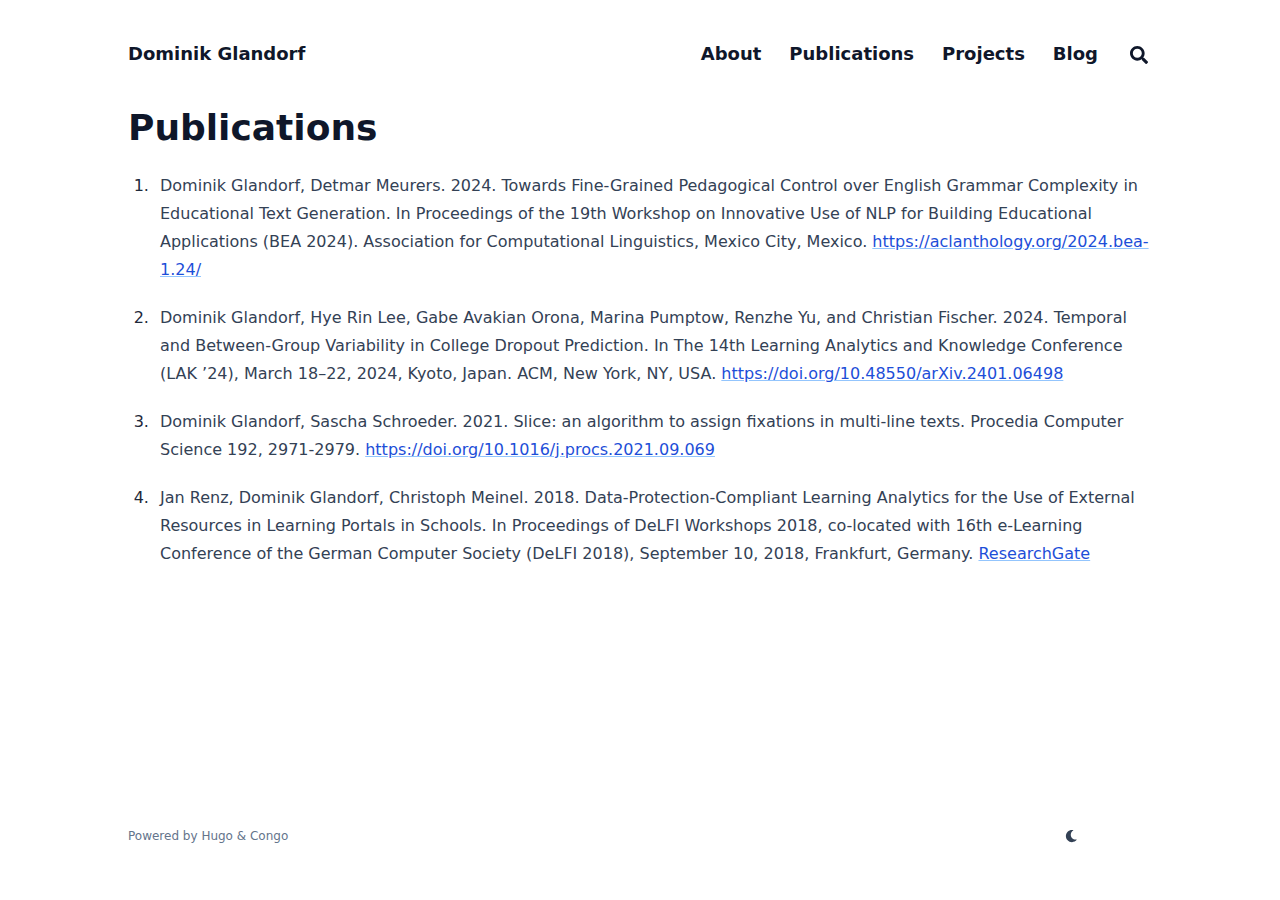
<file: publications/index.html>
<!doctype html>
<html
  lang="en-US"
  dir="ltr"
  class="scroll-smooth"
  data-default-appearance="light"
  data-auto-appearance="true"
><head>
  <meta charset="utf-8" />
  <meta name="viewport" content="width=device-width, initial-scale=1.0" />
  <meta name="theme-color" content="rgb(255,255,255)" />
  
  <title>Publications &middot; Dominik Glandorf</title>
    <meta name="title" content="Publications &middot; Dominik Glandorf" />
  
  
  
  
  
  <script
    type="text/javascript"
    src="/js/appearance.min.022d0ebc3b46a335eb1c7ef79b7f2de143d7cd5156d433638592ef1ce5f8554e.js"
    integrity="sha256-Ai0OvDtGozXrHH73m38t4UPXzVFW1DNjhZLvHOX4VU4="
  ></script>
  
  
  
  
  
  
  
  
  <link
    type="text/css"
    rel="stylesheet"
    href="/css/main.bundle.min.aa35b8a4dc6793e7f523f520e5c1e20e87eda765d28c1f7aa174e5ee2b1378dc.css"
    integrity="sha256-qjW4pNxnk&#43;f1I/Ug5cHiDoftp2XSjB96oXTl7isTeNw="
  />
  
    
    
    
  
  
    
    
    
  
  
    
    
  
  
    
    
  
  
  
    
    <script
      defer
      type="text/javascript"
      id="script-bundle"
      src="/js/main.bundle.min.006ceb62c645fe1f3ed248aad1aed933e15c006f7c367848713f983c662d064e.js"
      integrity="sha256-AGzrYsZF/h8&#43;0kiq0a7ZM&#43;FcAG98NnhIcT&#43;YPGYtBk4="
      data-copy="Copy"
      data-copied="Copied"
    ></script>
  
  
  <meta
    name="description"
    content="
      
        Dominik Glandorf, Detmar Meurers.
      
    "
  />
  
  
  
  <link rel="canonical" href="http://dogl.de/publications/" />
  
  
    <link rel="shortcut icon" href="/favicon.ico" type="image/x-icon">
<link rel="icon" href="/favicon.ico" type="image/x-icon">
  
  
  
  
  
  
  
  <meta property="og:title" content="Publications" />
<meta property="og:description" content="Dominik Glandorf, Detmar Meurers." />
<meta property="og:type" content="article" />
<meta property="og:url" content="http://dogl.de/publications/" /><meta property="article:section" content="" />
<meta property="article:published_time" content="2024-01-12T00:00:00+00:00" />
<meta property="article:modified_time" content="2024-01-12T00:00:00+00:00" />


  <meta name="twitter:card" content="summary"/><meta name="twitter:title" content="Publications"/>
<meta name="twitter:description" content="Dominik Glandorf, Detmar Meurers."/>

  
  <script type="application/ld+json">
  {
    "@context": "https://schema.org",
    "@type": "Article",
    "articleSection": "Dominik Glandorf\u0027s personal page",
    "name": "Publications",
    "headline": "Publications",
    
    "abstract": "Dominik Glandorf, Detmar Meurers.",
    "inLanguage": "en-US",
    "url" : "http:\/\/dogl.de\/publications\/",
    "author" : {
      "@type": "Person",
      "name": "Dominik Glandorf"
    },
    "copyrightYear": "2024",
    "dateCreated": "2024-01-12T00:00:00\u002b00:00",
    "datePublished": "2024-01-12T00:00:00\u002b00:00",
    
    "dateModified": "2024-01-12T00:00:00\u002b00:00",
    
    
    
    "mainEntityOfPage": "true",
    "wordCount": "152"
  }
  </script>


  
  <meta name="author" content="Dominik Glandorf" />
  
    
      <link href="https://scholar.google.com/citations?user=-63imO8AAAAJ" rel="me" />
    
      <link href="https://github.com/dominikglandorf" rel="me" />
    
      <link href="https://www.linkedin.com/in/dominik-glandorf/" rel="me" />
    
  
  
  






  
  
  
  
  


  
  
</head>
<body
    class="m-auto flex h-screen max-w-7xl flex-col bg-neutral px-6 text-lg leading-7 text-neutral-900 sm:px-14 md:px-24 lg:px-32 dark:bg-neutral-800 dark:text-neutral"
  >
    <div id="the-top" class="absolute flex self-center">
      <a
        class="-translate-y-8 rounded-b-lg bg-primary-200 px-3 py-1 text-sm focus:translate-y-0 dark:bg-neutral-600"
        href="#main-content"
        ><span class="pe-2 font-bold text-primary-600 dark:text-primary-400">&darr;</span
        >Skip to main content</a
      >
    </div>
    
    
      <header class="py-6 font-semibold text-neutral-900 print:hidden sm:py-10 dark:text-neutral">
  <nav class="flex items-start justify-between sm:items-center">
    
    <div class="z-40 flex flex-row items-center">
      
  <a
    class="decoration-primary-500 hover:underline hover:decoration-2 hover:underline-offset-2"
    rel="me"
    href="/"
    >Dominik Glandorf</a
  >

    </div>
    
      
      <label id="menu-button" for="menu-controller" class="block sm:hidden">
        <input type="checkbox" id="menu-controller" class="hidden" />
        <div class="cursor-pointer hover:text-primary-600 dark:hover:text-primary-400">
          <span class="icon relative inline-block px-1 align-text-bottom"><svg xmlns="http://www.w3.org/2000/svg" viewBox="0 0 448 512"><path fill="currentColor" d="M0 96C0 78.33 14.33 64 32 64H416C433.7 64 448 78.33 448 96C448 113.7 433.7 128 416 128H32C14.33 128 0 113.7 0 96zM0 256C0 238.3 14.33 224 32 224H416C433.7 224 448 238.3 448 256C448 273.7 433.7 288 416 288H32C14.33 288 0 273.7 0 256zM416 448H32C14.33 448 0 433.7 0 416C0 398.3 14.33 384 32 384H416C433.7 384 448 398.3 448 416C448 433.7 433.7 448 416 448z"/></svg>
</span>
        </div>
        <div
          id="menu-wrapper"
          class="invisible fixed inset-0 z-30 m-auto h-full w-full cursor-default overflow-auto bg-neutral-100/50 opacity-0 backdrop-blur-sm transition-opacity dark:bg-neutral-900/50"
        >
          <ul
            class="mx-auto flex w-full max-w-7xl list-none flex-col overflow-visible px-6 py-6 text-end sm:px-14 sm:py-10 sm:pt-10 md:px-24 lg:px-32"
          >
            <li class="mb-1">
              <span class="cursor-pointer hover:text-primary-600 dark:hover:text-primary-400"
                ><span class="icon relative inline-block px-1 align-text-bottom"><svg xmlns="http://www.w3.org/2000/svg" viewBox="0 0 320 512"><path fill="currentColor" d="M310.6 361.4c12.5 12.5 12.5 32.75 0 45.25C304.4 412.9 296.2 416 288 416s-16.38-3.125-22.62-9.375L160 301.3L54.63 406.6C48.38 412.9 40.19 416 32 416S15.63 412.9 9.375 406.6c-12.5-12.5-12.5-32.75 0-45.25l105.4-105.4L9.375 150.6c-12.5-12.5-12.5-32.75 0-45.25s32.75-12.5 45.25 0L160 210.8l105.4-105.4c12.5-12.5 32.75-12.5 45.25 0s12.5 32.75 0 45.25l-105.4 105.4L310.6 361.4z"/></svg>
</span></span
              >
            </li>
            
              
                
                <li class="group mb-1">
                  
                    <a
                      href="/about/"
                      title="About"
                      onclick="close_menu()"
                      
                      ><span
                          class="decoration-primary-500 group-hover:underline group-hover:decoration-2 group-hover:underline-offset-2"
                          >About</span
                        >
                      </a
                    >
                  
                </li>
              
                
                <li class="group mb-1">
                  
                    <a
                      href="/publications/"
                      title="Publications"
                      onclick="close_menu()"
                      
                      ><span
                          class="decoration-primary-500 group-hover:underline group-hover:decoration-2 group-hover:underline-offset-2"
                          >Publications</span
                        >
                      </a
                    >
                  
                </li>
              
                
                <li class="group mb-1">
                  
                    <a
                      href="/projects/"
                      title="Projects"
                      onclick="close_menu()"
                      
                      ><span
                          class="decoration-primary-500 group-hover:underline group-hover:decoration-2 group-hover:underline-offset-2"
                          >Projects</span
                        >
                      </a
                    >
                  
                </li>
              
                
                <li class="group mb-1">
                  
                    <a
                      href="/blog/"
                      title=""
                      onclick="close_menu()"
                      
                      ><span
                          class="decoration-primary-500 group-hover:underline group-hover:decoration-2 group-hover:underline-offset-2"
                          >Blog</span
                        >
                      </a
                    >
                  
                </li>
              
                
                <li class="group mb-1">
                  
                    
                    
                      <button
                        id="search-button-1"
                        title="Search (/)"
                      >
                        
                          <span
                            class="group-dark:hover:text-primary-400 transition-colors group-hover:text-primary-600"
                          ><span class="icon relative inline-block px-1 align-text-bottom"><svg aria-hidden="true" focusable="false" data-prefix="fas" data-icon="search" class="svg-inline--fa fa-search fa-w-16" role="img" xmlns="http://www.w3.org/2000/svg" viewBox="0 0 512 512"><path fill="currentColor" d="M505 442.7L405.3 343c-4.5-4.5-10.6-7-17-7H372c27.6-35.3 44-79.7 44-128C416 93.1 322.9 0 208 0S0 93.1 0 208s93.1 208 208 208c48.3 0 92.7-16.4 128-44v16.3c0 6.4 2.5 12.5 7 17l99.7 99.7c9.4 9.4 24.6 9.4 33.9 0l28.3-28.3c9.4-9.4 9.4-24.6.1-34zM208 336c-70.7 0-128-57.2-128-128 0-70.7 57.2-128 128-128 70.7 0 128 57.2 128 128 0 70.7-57.2 128-128 128z"/></svg>
</span></span><span
                            class="decoration-primary-500 group-hover:underline group-hover:decoration-2 group-hover:underline-offset-2"
                            ></span
                          >
                        
                      </button>
                    
                  
                </li>
              
              
            
          </ul>
        </div>
      </label>
      
      <ul class="hidden list-none flex-row text-end sm:flex">
        
          
            
            <li class="group mb-1 sm:mb-0 sm:me-7 sm:last:me-0">
              
                <a
                  href="/about/"
                  title="About"
                  
                  ><span
                      class="decoration-primary-500 group-hover:underline group-hover:decoration-2 group-hover:underline-offset-2"
                      >About</span
                    >
                  </a
                >
              
            </li>
          
            
            <li class="group mb-1 sm:mb-0 sm:me-7 sm:last:me-0">
              
                <a
                  href="/publications/"
                  title="Publications"
                  
                  ><span
                      class="decoration-primary-500 group-hover:underline group-hover:decoration-2 group-hover:underline-offset-2"
                      >Publications</span
                    >
                  </a
                >
              
            </li>
          
            
            <li class="group mb-1 sm:mb-0 sm:me-7 sm:last:me-0">
              
                <a
                  href="/projects/"
                  title="Projects"
                  
                  ><span
                      class="decoration-primary-500 group-hover:underline group-hover:decoration-2 group-hover:underline-offset-2"
                      >Projects</span
                    >
                  </a
                >
              
            </li>
          
            
            <li class="group mb-1 sm:mb-0 sm:me-7 sm:last:me-0">
              
                <a
                  href="/blog/"
                  title=""
                  
                  ><span
                      class="decoration-primary-500 group-hover:underline group-hover:decoration-2 group-hover:underline-offset-2"
                      >Blog</span
                    >
                  </a
                >
              
            </li>
          
            
            <li class="group mb-1 sm:mb-0 sm:me-7 sm:last:me-0">
              
                
                
                  <button
                    id="search-button-2"
                    title="Search (/)"
                  >
                    
                      <span
                        class="group-dark:hover:text-primary-400 transition-colors group-hover:text-primary-600"
                      ><span class="icon relative inline-block px-1 align-text-bottom"><svg aria-hidden="true" focusable="false" data-prefix="fas" data-icon="search" class="svg-inline--fa fa-search fa-w-16" role="img" xmlns="http://www.w3.org/2000/svg" viewBox="0 0 512 512"><path fill="currentColor" d="M505 442.7L405.3 343c-4.5-4.5-10.6-7-17-7H372c27.6-35.3 44-79.7 44-128C416 93.1 322.9 0 208 0S0 93.1 0 208s93.1 208 208 208c48.3 0 92.7-16.4 128-44v16.3c0 6.4 2.5 12.5 7 17l99.7 99.7c9.4 9.4 24.6 9.4 33.9 0l28.3-28.3c9.4-9.4 9.4-24.6.1-34zM208 336c-70.7 0-128-57.2-128-128 0-70.7 57.2-128 128-128 70.7 0 128 57.2 128 128 0 70.7-57.2 128-128 128z"/></svg>
</span></span><span
                        class="decoration-primary-500 group-hover:underline group-hover:decoration-2 group-hover:underline-offset-2"
                        ></span
                      >
                    
                  </button>
                
              
            </li>
          
          

        
      </ul>
    
  </nav>
</header>

    
    <div class="relative flex grow flex-col">
      <main id="main-content" class="grow">
        
  <article class="max-w-full">
    <header>
      
      <h1 class="mt-0 text-4xl font-extrabold text-neutral-900 dark:text-neutral">
        Publications
      </h1>
    </header>
    <section class="prose mt-6 max-w-full dark:prose-invert">
      <ol>
<li>
<p>Dominik Glandorf, Detmar Meurers. 2024. Towards Fine-Grained Pedagogical Control over English Grammar Complexity in Educational Text Generation. In Proceedings of the 19th Workshop on Innovative Use of NLP for Building Educational Applications (BEA 2024). Association for Computational Linguistics, Mexico City, Mexico. 
<a href="https://aclanthology.org/2024.bea-1.24/" target="_blank" rel="noreferrer">https://aclanthology.org/2024.bea-1.24/</a></p>
</li>
<li>
<p>Dominik Glandorf, Hye Rin Lee, Gabe Avakian Orona, Marina Pumptow, Renzhe Yu, and Christian Fischer. 2024. Temporal and Between-Group Variability in College Dropout Prediction. In The 14th Learning Analytics and Knowledge Conference (LAK ’24), March 18–22, 2024, Kyoto, Japan. ACM, New York, NY, USA. 
<a href="https://doi.org/10.48550/arXiv.2401.06498" target="_blank" rel="noreferrer">https://doi.org/10.48550/arXiv.2401.06498</a></p>
</li>
<li>
<p>Dominik Glandorf, Sascha Schroeder. 2021. Slice: an algorithm to assign fixations in multi-line texts. Procedia Computer Science 192, 2971-2979. 
<a href="https://doi.org/10.1016/j.procs.2021.09.069" target="_blank" rel="noreferrer">https://doi.org/10.1016/j.procs.2021.09.069</a></p>
</li>
<li>
<p>Jan Renz, Dominik Glandorf, Christoph Meinel. 2018. Data-Protection-Compliant Learning Analytics for the Use of External Resources in Learning Portals in Schools. In Proceedings of DeLFI Workshops 2018, co-located with 16th e-Learning Conference of the German Computer Society (DeLFI 2018), September 10, 2018, Frankfurt, Germany. 
<a href="https://www.researchgate.net/publication/[base64]" target="_blank" rel="noreferrer">ResearchGate</a></p>
</li>
</ol>

    </section>
    <footer class="pt-8">
      

    </footer>
  </article>

        
      </main><footer class="py-10 print:hidden">
  
  
  <div class="flex items-center justify-between">
    <div>
      
      
      
      
        <p class="text-xs text-neutral-500 dark:text-neutral-400">
          
          
          Powered by <a class="hover:underline hover:decoration-primary-400 hover:text-primary-500"
            href="https://gohugo.io/" target="_blank" rel="noopener noreferrer">Hugo</a> &amp; <a class="hover:underline hover:decoration-primary-400 hover:text-primary-500" href="https://github.com/jpanther/congo" target="_blank" rel="noopener noreferrer">Congo</a>
        </p>
      
    </div>
    <div class="flex flex-row items-center">
      
      
      
      
        <div
          class="me-14 cursor-pointer text-sm text-neutral-700 hover:text-primary-600 dark:text-neutral dark:hover:text-primary-400"
        >
          <button id="appearance-switcher-0" type="button" aria-label="appearance switcher">
            <div
              class="flex h-12 w-12 items-center justify-center dark:hidden"
              title="Switch to dark appearance"
            >
              <span class="icon relative inline-block px-1 align-text-bottom"><svg xmlns="http://www.w3.org/2000/svg" viewBox="0 0 512 512"><path fill="currentColor" d="M32 256c0-123.8 100.3-224 223.8-224c11.36 0 29.7 1.668 40.9 3.746c9.616 1.777 11.75 14.63 3.279 19.44C245 86.5 211.2 144.6 211.2 207.8c0 109.7 99.71 193 208.3 172.3c9.561-1.805 16.28 9.324 10.11 16.95C387.9 448.6 324.8 480 255.8 480C132.1 480 32 379.6 32 256z"/></svg>
</span>
            </div>
            <div
              class="hidden h-12 w-12 items-center justify-center dark:flex"
              title="Switch to light appearance"
            >
              <span class="icon relative inline-block px-1 align-text-bottom"><svg xmlns="http://www.w3.org/2000/svg" viewBox="0 0 512 512"><path fill="currentColor" d="M256 159.1c-53.02 0-95.1 42.98-95.1 95.1S202.1 351.1 256 351.1s95.1-42.98 95.1-95.1S309 159.1 256 159.1zM509.3 347L446.1 255.1l63.15-91.01c6.332-9.125 1.104-21.74-9.826-23.72l-109-19.7l-19.7-109c-1.975-10.93-14.59-16.16-23.72-9.824L256 65.89L164.1 2.736c-9.125-6.332-21.74-1.107-23.72 9.824L121.6 121.6L12.56 141.3C1.633 143.2-3.596 155.9 2.736 164.1L65.89 256l-63.15 91.01c-6.332 9.125-1.105 21.74 9.824 23.72l109 19.7l19.7 109c1.975 10.93 14.59 16.16 23.72 9.824L256 446.1l91.01 63.15c9.127 6.334 21.75 1.107 23.72-9.822l19.7-109l109-19.7C510.4 368.8 515.6 356.1 509.3 347zM256 383.1c-70.69 0-127.1-57.31-127.1-127.1c0-70.69 57.31-127.1 127.1-127.1s127.1 57.3 127.1 127.1C383.1 326.7 326.7 383.1 256 383.1z"/></svg>
</span>
            </div>
          </button>
        </div>
      
    </div>
  </div>
  
  
</footer>
<div
  id="search-wrapper"
  class="invisible fixed inset-0 z-50 flex h-screen w-screen cursor-default flex-col bg-neutral-500/50 p-4 backdrop-blur-sm sm:p-6 md:p-[10vh] lg:p-[12vh] dark:bg-neutral-900/50"
  data-url="http://dogl.de/"
>
  <div
    id="search-modal"
    class="top-20 mx-auto flex min-h-0 w-full max-w-3xl flex-col rounded-md border border-neutral-200 bg-neutral shadow-lg dark:border-neutral-700 dark:bg-neutral-800"
  >
    <header class="relative z-10 flex flex-none items-center justify-between px-2">
      <form class="flex min-w-0 flex-auto items-center">
        <div class="flex h-8 w-8 items-center justify-center text-neutral-400">
          <span class="icon relative inline-block px-1 align-text-bottom"><svg aria-hidden="true" focusable="false" data-prefix="fas" data-icon="search" class="svg-inline--fa fa-search fa-w-16" role="img" xmlns="http://www.w3.org/2000/svg" viewBox="0 0 512 512"><path fill="currentColor" d="M505 442.7L405.3 343c-4.5-4.5-10.6-7-17-7H372c27.6-35.3 44-79.7 44-128C416 93.1 322.9 0 208 0S0 93.1 0 208s93.1 208 208 208c48.3 0 92.7-16.4 128-44v16.3c0 6.4 2.5 12.5 7 17l99.7 99.7c9.4 9.4 24.6 9.4 33.9 0l28.3-28.3c9.4-9.4 9.4-24.6.1-34zM208 336c-70.7 0-128-57.2-128-128 0-70.7 57.2-128 128-128 70.7 0 128 57.2 128 128 0 70.7-57.2 128-128 128z"/></svg>
</span>
        </div>
        <input
          type="search"
          id="search-query"
          class="mx-1 flex h-12 flex-auto appearance-none bg-transparent focus:outline-dotted focus:outline-2 focus:outline-transparent"
          placeholder="Search"
          tabindex="0"
        />
      </form>
      <button
        id="close-search-button"
        class="flex h-8 w-8 items-center justify-center text-neutral-700 hover:text-primary-600 dark:text-neutral dark:hover:text-primary-400"
        title="Close (Esc)"
      >
        <span class="icon relative inline-block px-1 align-text-bottom"><svg xmlns="http://www.w3.org/2000/svg" viewBox="0 0 320 512"><path fill="currentColor" d="M310.6 361.4c12.5 12.5 12.5 32.75 0 45.25C304.4 412.9 296.2 416 288 416s-16.38-3.125-22.62-9.375L160 301.3L54.63 406.6C48.38 412.9 40.19 416 32 416S15.63 412.9 9.375 406.6c-12.5-12.5-12.5-32.75 0-45.25l105.4-105.4L9.375 150.6c-12.5-12.5-12.5-32.75 0-45.25s32.75-12.5 45.25 0L160 210.8l105.4-105.4c12.5-12.5 32.75-12.5 45.25 0s12.5 32.75 0 45.25l-105.4 105.4L310.6 361.4z"/></svg>
</span>
      </button>
    </header>
    <section class="flex-auto overflow-auto px-2">
      <ul id="search-results">
        
      </ul>
    </section>
  </div>
</div>

    </div>
  </body>
</html>
</file>
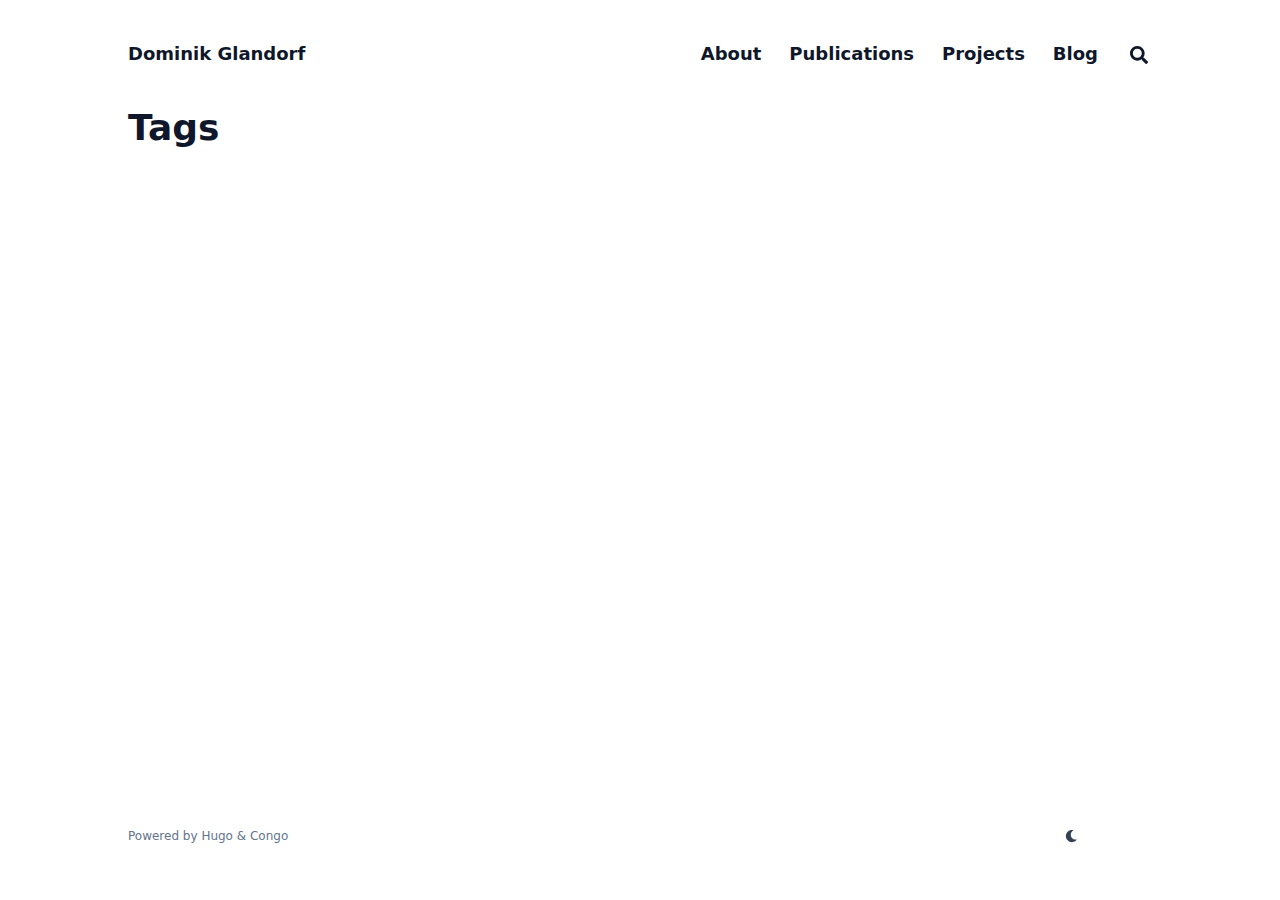
<file: tags/index.html>
<!doctype html>
<html
  lang="en-US"
  dir="ltr"
  class="scroll-smooth"
  data-default-appearance="light"
  data-auto-appearance="true"
><head>
  <meta charset="utf-8" />
  <meta name="viewport" content="width=device-width, initial-scale=1.0" />
  <meta name="theme-color" content="rgb(255,255,255)" />
  
  <title>Tags &middot; Dominik Glandorf</title>
    <meta name="title" content="Tags &middot; Dominik Glandorf" />
  
  
  
  
  
  <script
    type="text/javascript"
    src="/js/appearance.min.022d0ebc3b46a335eb1c7ef79b7f2de143d7cd5156d433638592ef1ce5f8554e.js"
    integrity="sha256-Ai0OvDtGozXrHH73m38t4UPXzVFW1DNjhZLvHOX4VU4="
  ></script>
  
  
  
  
  
  
  
  
  <link
    type="text/css"
    rel="stylesheet"
    href="/css/main.bundle.min.aa35b8a4dc6793e7f523f520e5c1e20e87eda765d28c1f7aa174e5ee2b1378dc.css"
    integrity="sha256-qjW4pNxnk&#43;f1I/Ug5cHiDoftp2XSjB96oXTl7isTeNw="
  />
  
    
    
    
  
  
    
    
    
  
  
    
    
  
  
    
    
  
  
  
    
    <script
      defer
      type="text/javascript"
      id="script-bundle"
      src="/js/main.bundle.min.006ceb62c645fe1f3ed248aad1aed933e15c006f7c367848713f983c662d064e.js"
      integrity="sha256-AGzrYsZF/h8&#43;0kiq0a7ZM&#43;FcAG98NnhIcT&#43;YPGYtBk4="
      data-copy="Copy"
      data-copied="Copied"
    ></script>
  
  
  <meta
    name="description"
    content="
      
        Dominik Glandorf&#39;s personal homepage
      
    "
  />
  
  
  
  <link rel="canonical" href="http://dogl.de/tags/" />
  <link rel="alternate" type="application/rss+xml" href="/tags/index.xml" title="Dominik Glandorf" />
  
  
    <link rel="shortcut icon" href="/favicon.ico" type="image/x-icon">
<link rel="icon" href="/favicon.ico" type="image/x-icon">
  
  
  
  
  
  
  
  <meta property="og:title" content="Tags" />
<meta property="og:description" content="Dominik Glandorf&#39;s personal homepage" />
<meta property="og:type" content="website" />
<meta property="og:url" content="http://dogl.de/tags/" />


  <meta name="twitter:card" content="summary"/><meta name="twitter:title" content="Tags"/>
<meta name="twitter:description" content="Dominik Glandorf&#39;s personal homepage"/>

  
  

  
  <meta name="author" content="Dominik Glandorf" />
  
    
      <link href="https://scholar.google.com/citations?user=-63imO8AAAAJ" rel="me" />
    
      <link href="https://github.com/dominikglandorf" rel="me" />
    
      <link href="https://www.linkedin.com/in/dominik-glandorf/" rel="me" />
    
  
  
  






  
  
  
  
  


  
  
</head>
<body
    class="m-auto flex h-screen max-w-7xl flex-col bg-neutral px-6 text-lg leading-7 text-neutral-900 sm:px-14 md:px-24 lg:px-32 dark:bg-neutral-800 dark:text-neutral"
  >
    <div id="the-top" class="absolute flex self-center">
      <a
        class="-translate-y-8 rounded-b-lg bg-primary-200 px-3 py-1 text-sm focus:translate-y-0 dark:bg-neutral-600"
        href="#main-content"
        ><span class="pe-2 font-bold text-primary-600 dark:text-primary-400">&darr;</span
        >Skip to main content</a
      >
    </div>
    
    
      <header class="py-6 font-semibold text-neutral-900 print:hidden sm:py-10 dark:text-neutral">
  <nav class="flex items-start justify-between sm:items-center">
    
    <div class="z-40 flex flex-row items-center">
      
  <a
    class="decoration-primary-500 hover:underline hover:decoration-2 hover:underline-offset-2"
    rel="me"
    href="/"
    >Dominik Glandorf</a
  >

    </div>
    
      
      <label id="menu-button" for="menu-controller" class="block sm:hidden">
        <input type="checkbox" id="menu-controller" class="hidden" />
        <div class="cursor-pointer hover:text-primary-600 dark:hover:text-primary-400">
          <span class="icon relative inline-block px-1 align-text-bottom"><svg xmlns="http://www.w3.org/2000/svg" viewBox="0 0 448 512"><path fill="currentColor" d="M0 96C0 78.33 14.33 64 32 64H416C433.7 64 448 78.33 448 96C448 113.7 433.7 128 416 128H32C14.33 128 0 113.7 0 96zM0 256C0 238.3 14.33 224 32 224H416C433.7 224 448 238.3 448 256C448 273.7 433.7 288 416 288H32C14.33 288 0 273.7 0 256zM416 448H32C14.33 448 0 433.7 0 416C0 398.3 14.33 384 32 384H416C433.7 384 448 398.3 448 416C448 433.7 433.7 448 416 448z"/></svg>
</span>
        </div>
        <div
          id="menu-wrapper"
          class="invisible fixed inset-0 z-30 m-auto h-full w-full cursor-default overflow-auto bg-neutral-100/50 opacity-0 backdrop-blur-sm transition-opacity dark:bg-neutral-900/50"
        >
          <ul
            class="mx-auto flex w-full max-w-7xl list-none flex-col overflow-visible px-6 py-6 text-end sm:px-14 sm:py-10 sm:pt-10 md:px-24 lg:px-32"
          >
            <li class="mb-1">
              <span class="cursor-pointer hover:text-primary-600 dark:hover:text-primary-400"
                ><span class="icon relative inline-block px-1 align-text-bottom"><svg xmlns="http://www.w3.org/2000/svg" viewBox="0 0 320 512"><path fill="currentColor" d="M310.6 361.4c12.5 12.5 12.5 32.75 0 45.25C304.4 412.9 296.2 416 288 416s-16.38-3.125-22.62-9.375L160 301.3L54.63 406.6C48.38 412.9 40.19 416 32 416S15.63 412.9 9.375 406.6c-12.5-12.5-12.5-32.75 0-45.25l105.4-105.4L9.375 150.6c-12.5-12.5-12.5-32.75 0-45.25s32.75-12.5 45.25 0L160 210.8l105.4-105.4c12.5-12.5 32.75-12.5 45.25 0s12.5 32.75 0 45.25l-105.4 105.4L310.6 361.4z"/></svg>
</span></span
              >
            </li>
            
              
                
                <li class="group mb-1">
                  
                    <a
                      href="/about/"
                      title="About"
                      onclick="close_menu()"
                      
                      ><span
                          class="decoration-primary-500 group-hover:underline group-hover:decoration-2 group-hover:underline-offset-2"
                          >About</span
                        >
                      </a
                    >
                  
                </li>
              
                
                <li class="group mb-1">
                  
                    <a
                      href="/publications/"
                      title="Publications"
                      onclick="close_menu()"
                      
                      ><span
                          class="decoration-primary-500 group-hover:underline group-hover:decoration-2 group-hover:underline-offset-2"
                          >Publications</span
                        >
                      </a
                    >
                  
                </li>
              
                
                <li class="group mb-1">
                  
                    <a
                      href="/projects/"
                      title="Projects"
                      onclick="close_menu()"
                      
                      ><span
                          class="decoration-primary-500 group-hover:underline group-hover:decoration-2 group-hover:underline-offset-2"
                          >Projects</span
                        >
                      </a
                    >
                  
                </li>
              
                
                <li class="group mb-1">
                  
                    <a
                      href="/blog/"
                      title=""
                      onclick="close_menu()"
                      
                      ><span
                          class="decoration-primary-500 group-hover:underline group-hover:decoration-2 group-hover:underline-offset-2"
                          >Blog</span
                        >
                      </a
                    >
                  
                </li>
              
                
                <li class="group mb-1">
                  
                    
                    
                      <button
                        id="search-button-1"
                        title="Search (/)"
                      >
                        
                          <span
                            class="group-dark:hover:text-primary-400 transition-colors group-hover:text-primary-600"
                          ><span class="icon relative inline-block px-1 align-text-bottom"><svg aria-hidden="true" focusable="false" data-prefix="fas" data-icon="search" class="svg-inline--fa fa-search fa-w-16" role="img" xmlns="http://www.w3.org/2000/svg" viewBox="0 0 512 512"><path fill="currentColor" d="M505 442.7L405.3 343c-4.5-4.5-10.6-7-17-7H372c27.6-35.3 44-79.7 44-128C416 93.1 322.9 0 208 0S0 93.1 0 208s93.1 208 208 208c48.3 0 92.7-16.4 128-44v16.3c0 6.4 2.5 12.5 7 17l99.7 99.7c9.4 9.4 24.6 9.4 33.9 0l28.3-28.3c9.4-9.4 9.4-24.6.1-34zM208 336c-70.7 0-128-57.2-128-128 0-70.7 57.2-128 128-128 70.7 0 128 57.2 128 128 0 70.7-57.2 128-128 128z"/></svg>
</span></span><span
                            class="decoration-primary-500 group-hover:underline group-hover:decoration-2 group-hover:underline-offset-2"
                            ></span
                          >
                        
                      </button>
                    
                  
                </li>
              
              
            
          </ul>
        </div>
      </label>
      
      <ul class="hidden list-none flex-row text-end sm:flex">
        
          
            
            <li class="group mb-1 sm:mb-0 sm:me-7 sm:last:me-0">
              
                <a
                  href="/about/"
                  title="About"
                  
                  ><span
                      class="decoration-primary-500 group-hover:underline group-hover:decoration-2 group-hover:underline-offset-2"
                      >About</span
                    >
                  </a
                >
              
            </li>
          
            
            <li class="group mb-1 sm:mb-0 sm:me-7 sm:last:me-0">
              
                <a
                  href="/publications/"
                  title="Publications"
                  
                  ><span
                      class="decoration-primary-500 group-hover:underline group-hover:decoration-2 group-hover:underline-offset-2"
                      >Publications</span
                    >
                  </a
                >
              
            </li>
          
            
            <li class="group mb-1 sm:mb-0 sm:me-7 sm:last:me-0">
              
                <a
                  href="/projects/"
                  title="Projects"
                  
                  ><span
                      class="decoration-primary-500 group-hover:underline group-hover:decoration-2 group-hover:underline-offset-2"
                      >Projects</span
                    >
                  </a
                >
              
            </li>
          
            
            <li class="group mb-1 sm:mb-0 sm:me-7 sm:last:me-0">
              
                <a
                  href="/blog/"
                  title=""
                  
                  ><span
                      class="decoration-primary-500 group-hover:underline group-hover:decoration-2 group-hover:underline-offset-2"
                      >Blog</span
                    >
                  </a
                >
              
            </li>
          
            
            <li class="group mb-1 sm:mb-0 sm:me-7 sm:last:me-0">
              
                
                
                  <button
                    id="search-button-2"
                    title="Search (/)"
                  >
                    
                      <span
                        class="group-dark:hover:text-primary-400 transition-colors group-hover:text-primary-600"
                      ><span class="icon relative inline-block px-1 align-text-bottom"><svg aria-hidden="true" focusable="false" data-prefix="fas" data-icon="search" class="svg-inline--fa fa-search fa-w-16" role="img" xmlns="http://www.w3.org/2000/svg" viewBox="0 0 512 512"><path fill="currentColor" d="M505 442.7L405.3 343c-4.5-4.5-10.6-7-17-7H372c27.6-35.3 44-79.7 44-128C416 93.1 322.9 0 208 0S0 93.1 0 208s93.1 208 208 208c48.3 0 92.7-16.4 128-44v16.3c0 6.4 2.5 12.5 7 17l99.7 99.7c9.4 9.4 24.6 9.4 33.9 0l28.3-28.3c9.4-9.4 9.4-24.6.1-34zM208 336c-70.7 0-128-57.2-128-128 0-70.7 57.2-128 128-128 70.7 0 128 57.2 128 128 0 70.7-57.2 128-128 128z"/></svg>
</span></span><span
                        class="decoration-primary-500 group-hover:underline group-hover:decoration-2 group-hover:underline-offset-2"
                        ></span
                      >
                    
                  </button>
                
              
            </li>
          
          

        
      </ul>
    
  </nav>
</header>

    
    <div class="relative flex grow flex-col">
      <main id="main-content" class="grow">
        
  <header>
    
      <ol class="text-sm text-neutral-500 print:hidden dark:text-neutral-400">
  
  
    
  
  <li class="hidden inline">
    <a
      class="dark:underline-neutral-600 decoration-neutral-300 hover:underline"
      href="/"
      >Dominik Glandorf&#39;s personal page</a
    ><span class="px-1 text-primary-500">/</span>
  </li>

  
  <li class="hidden inline">
    <a
      class="dark:underline-neutral-600 decoration-neutral-300 hover:underline"
      href="/tags/"
      >Tags</a
    ><span class="px-1 text-primary-500">/</span>
  </li>

</ol>


    
    <h1 class="mt-0 text-4xl font-extrabold text-neutral-900 dark:text-neutral">Tags</h1>
  </header>
  
  <section class="-mx-2 flex flex-wrap overflow-hidden">
    
  </section>

        
      </main><footer class="py-10 print:hidden">
  
  
  <div class="flex items-center justify-between">
    <div>
      
      
      
      
        <p class="text-xs text-neutral-500 dark:text-neutral-400">
          
          
          Powered by <a class="hover:underline hover:decoration-primary-400 hover:text-primary-500"
            href="https://gohugo.io/" target="_blank" rel="noopener noreferrer">Hugo</a> &amp; <a class="hover:underline hover:decoration-primary-400 hover:text-primary-500" href="https://github.com/jpanther/congo" target="_blank" rel="noopener noreferrer">Congo</a>
        </p>
      
    </div>
    <div class="flex flex-row items-center">
      
      
      
      
        <div
          class="me-14 cursor-pointer text-sm text-neutral-700 hover:text-primary-600 dark:text-neutral dark:hover:text-primary-400"
        >
          <button id="appearance-switcher-0" type="button" aria-label="appearance switcher">
            <div
              class="flex h-12 w-12 items-center justify-center dark:hidden"
              title="Switch to dark appearance"
            >
              <span class="icon relative inline-block px-1 align-text-bottom"><svg xmlns="http://www.w3.org/2000/svg" viewBox="0 0 512 512"><path fill="currentColor" d="M32 256c0-123.8 100.3-224 223.8-224c11.36 0 29.7 1.668 40.9 3.746c9.616 1.777 11.75 14.63 3.279 19.44C245 86.5 211.2 144.6 211.2 207.8c0 109.7 99.71 193 208.3 172.3c9.561-1.805 16.28 9.324 10.11 16.95C387.9 448.6 324.8 480 255.8 480C132.1 480 32 379.6 32 256z"/></svg>
</span>
            </div>
            <div
              class="hidden h-12 w-12 items-center justify-center dark:flex"
              title="Switch to light appearance"
            >
              <span class="icon relative inline-block px-1 align-text-bottom"><svg xmlns="http://www.w3.org/2000/svg" viewBox="0 0 512 512"><path fill="currentColor" d="M256 159.1c-53.02 0-95.1 42.98-95.1 95.1S202.1 351.1 256 351.1s95.1-42.98 95.1-95.1S309 159.1 256 159.1zM509.3 347L446.1 255.1l63.15-91.01c6.332-9.125 1.104-21.74-9.826-23.72l-109-19.7l-19.7-109c-1.975-10.93-14.59-16.16-23.72-9.824L256 65.89L164.1 2.736c-9.125-6.332-21.74-1.107-23.72 9.824L121.6 121.6L12.56 141.3C1.633 143.2-3.596 155.9 2.736 164.1L65.89 256l-63.15 91.01c-6.332 9.125-1.105 21.74 9.824 23.72l109 19.7l19.7 109c1.975 10.93 14.59 16.16 23.72 9.824L256 446.1l91.01 63.15c9.127 6.334 21.75 1.107 23.72-9.822l19.7-109l109-19.7C510.4 368.8 515.6 356.1 509.3 347zM256 383.1c-70.69 0-127.1-57.31-127.1-127.1c0-70.69 57.31-127.1 127.1-127.1s127.1 57.3 127.1 127.1C383.1 326.7 326.7 383.1 256 383.1z"/></svg>
</span>
            </div>
          </button>
        </div>
      
    </div>
  </div>
  
  
</footer>
<div
  id="search-wrapper"
  class="invisible fixed inset-0 z-50 flex h-screen w-screen cursor-default flex-col bg-neutral-500/50 p-4 backdrop-blur-sm sm:p-6 md:p-[10vh] lg:p-[12vh] dark:bg-neutral-900/50"
  data-url="http://dogl.de/"
>
  <div
    id="search-modal"
    class="top-20 mx-auto flex min-h-0 w-full max-w-3xl flex-col rounded-md border border-neutral-200 bg-neutral shadow-lg dark:border-neutral-700 dark:bg-neutral-800"
  >
    <header class="relative z-10 flex flex-none items-center justify-between px-2">
      <form class="flex min-w-0 flex-auto items-center">
        <div class="flex h-8 w-8 items-center justify-center text-neutral-400">
          <span class="icon relative inline-block px-1 align-text-bottom"><svg aria-hidden="true" focusable="false" data-prefix="fas" data-icon="search" class="svg-inline--fa fa-search fa-w-16" role="img" xmlns="http://www.w3.org/2000/svg" viewBox="0 0 512 512"><path fill="currentColor" d="M505 442.7L405.3 343c-4.5-4.5-10.6-7-17-7H372c27.6-35.3 44-79.7 44-128C416 93.1 322.9 0 208 0S0 93.1 0 208s93.1 208 208 208c48.3 0 92.7-16.4 128-44v16.3c0 6.4 2.5 12.5 7 17l99.7 99.7c9.4 9.4 24.6 9.4 33.9 0l28.3-28.3c9.4-9.4 9.4-24.6.1-34zM208 336c-70.7 0-128-57.2-128-128 0-70.7 57.2-128 128-128 70.7 0 128 57.2 128 128 0 70.7-57.2 128-128 128z"/></svg>
</span>
        </div>
        <input
          type="search"
          id="search-query"
          class="mx-1 flex h-12 flex-auto appearance-none bg-transparent focus:outline-dotted focus:outline-2 focus:outline-transparent"
          placeholder="Search"
          tabindex="0"
        />
      </form>
      <button
        id="close-search-button"
        class="flex h-8 w-8 items-center justify-center text-neutral-700 hover:text-primary-600 dark:text-neutral dark:hover:text-primary-400"
        title="Close (Esc)"
      >
        <span class="icon relative inline-block px-1 align-text-bottom"><svg xmlns="http://www.w3.org/2000/svg" viewBox="0 0 320 512"><path fill="currentColor" d="M310.6 361.4c12.5 12.5 12.5 32.75 0 45.25C304.4 412.9 296.2 416 288 416s-16.38-3.125-22.62-9.375L160 301.3L54.63 406.6C48.38 412.9 40.19 416 32 416S15.63 412.9 9.375 406.6c-12.5-12.5-12.5-32.75 0-45.25l105.4-105.4L9.375 150.6c-12.5-12.5-12.5-32.75 0-45.25s32.75-12.5 45.25 0L160 210.8l105.4-105.4c12.5-12.5 32.75-12.5 45.25 0s12.5 32.75 0 45.25l-105.4 105.4L310.6 361.4z"/></svg>
</span>
      </button>
    </header>
    <section class="flex-auto overflow-auto px-2">
      <ul id="search-results">
        
      </ul>
    </section>
  </div>
</div>

    </div>
  </body>
</html>
</file>
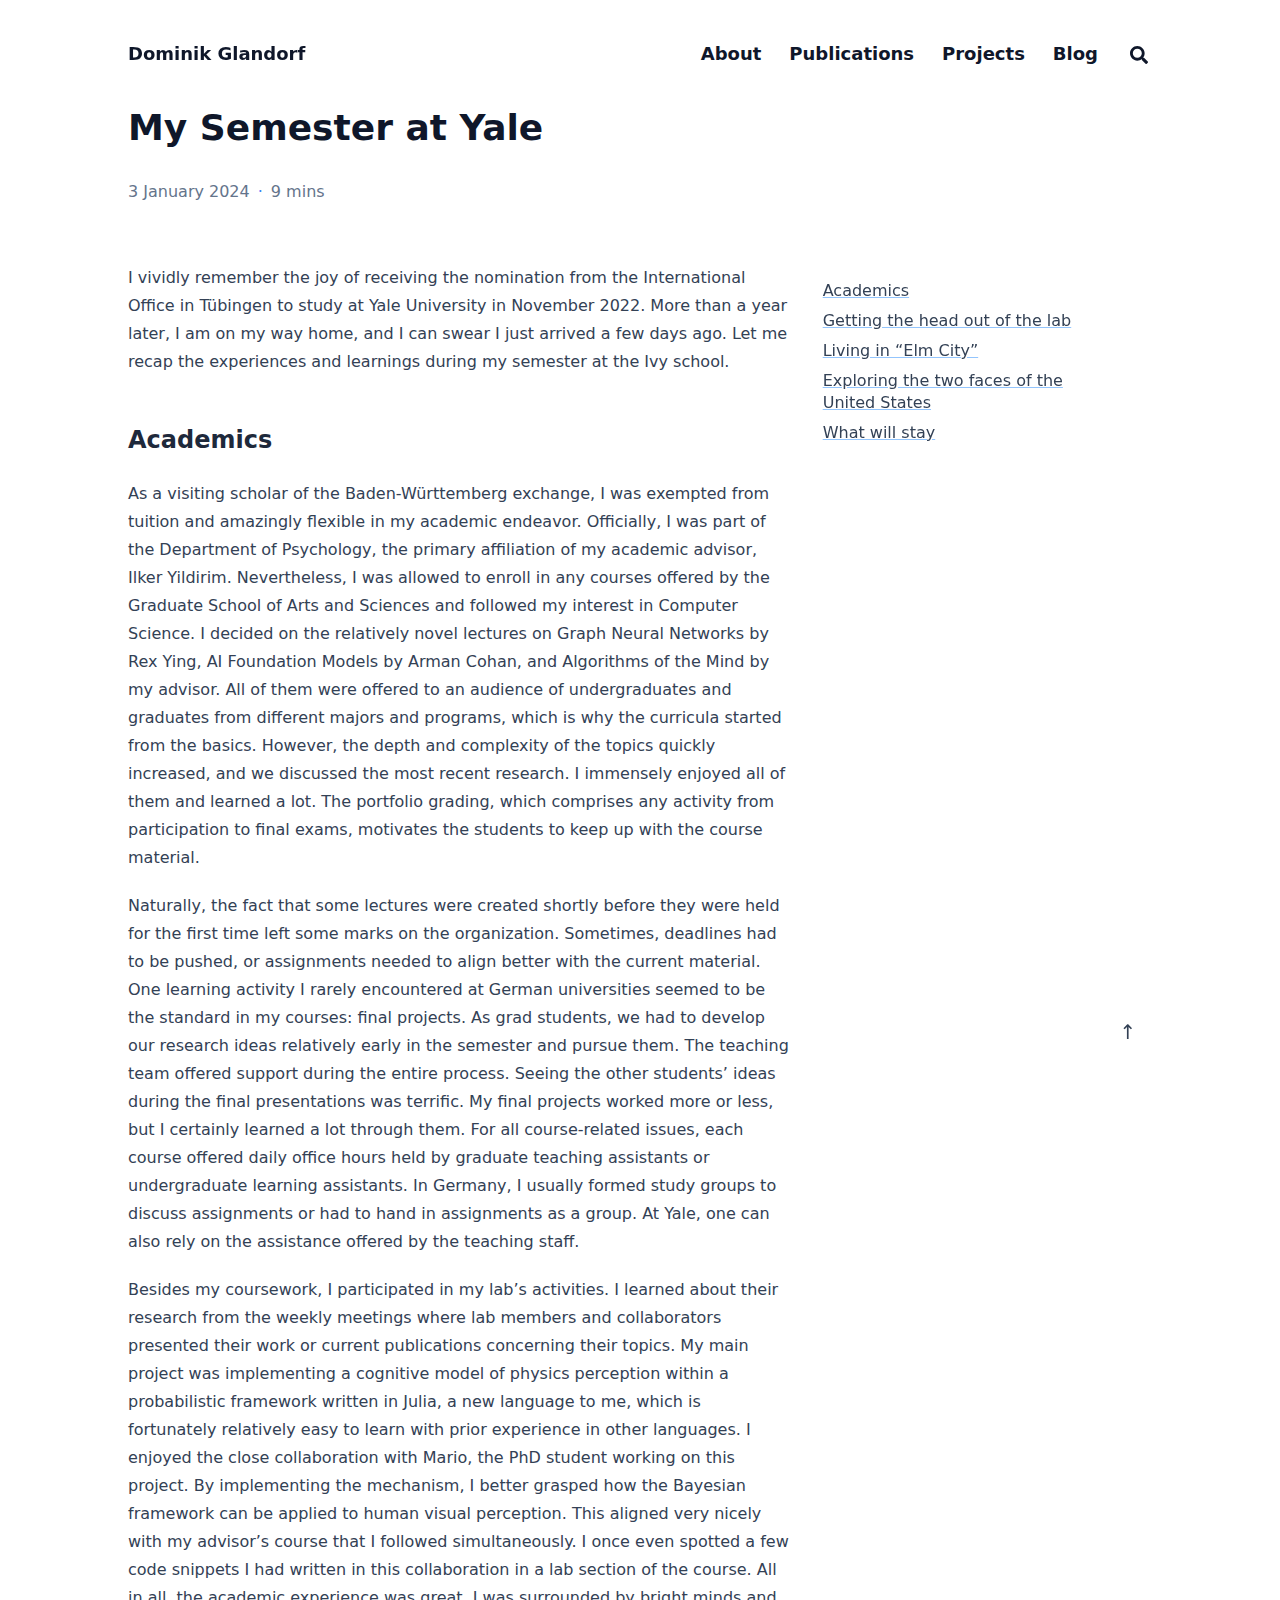
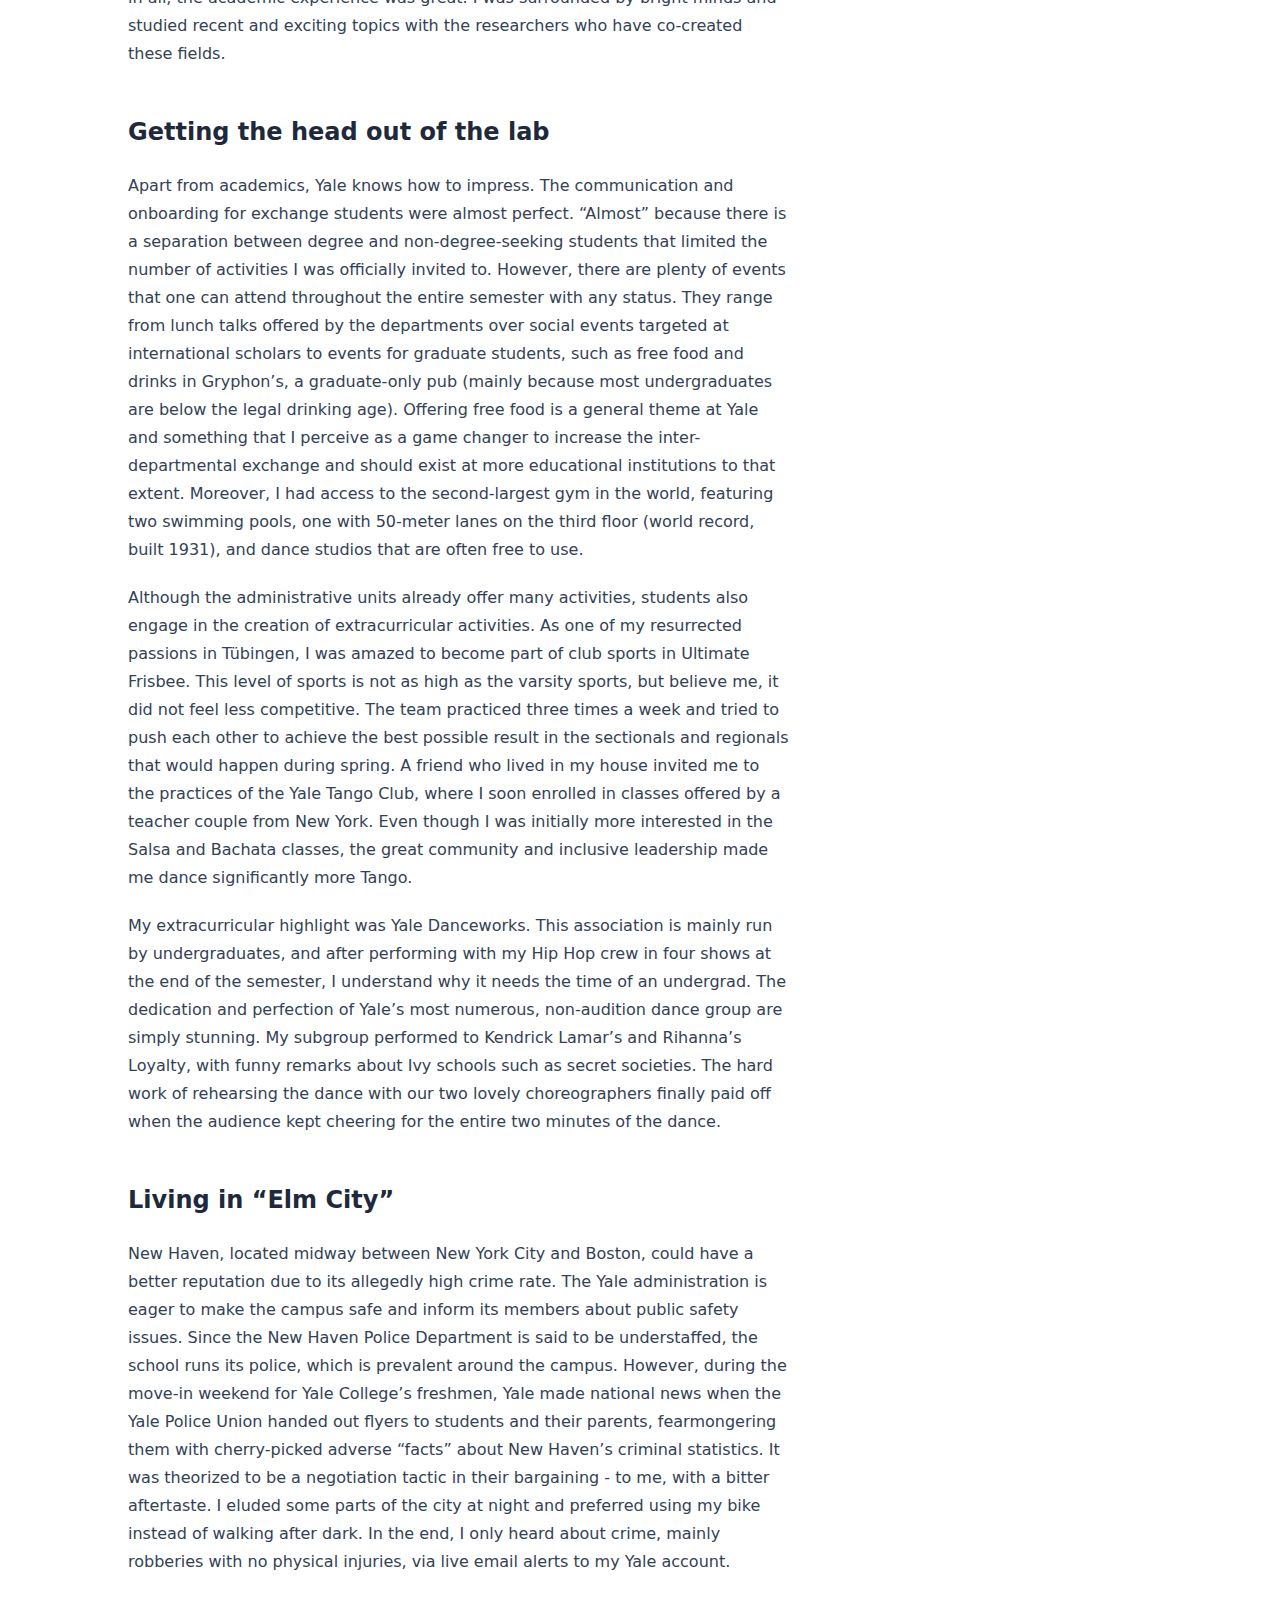
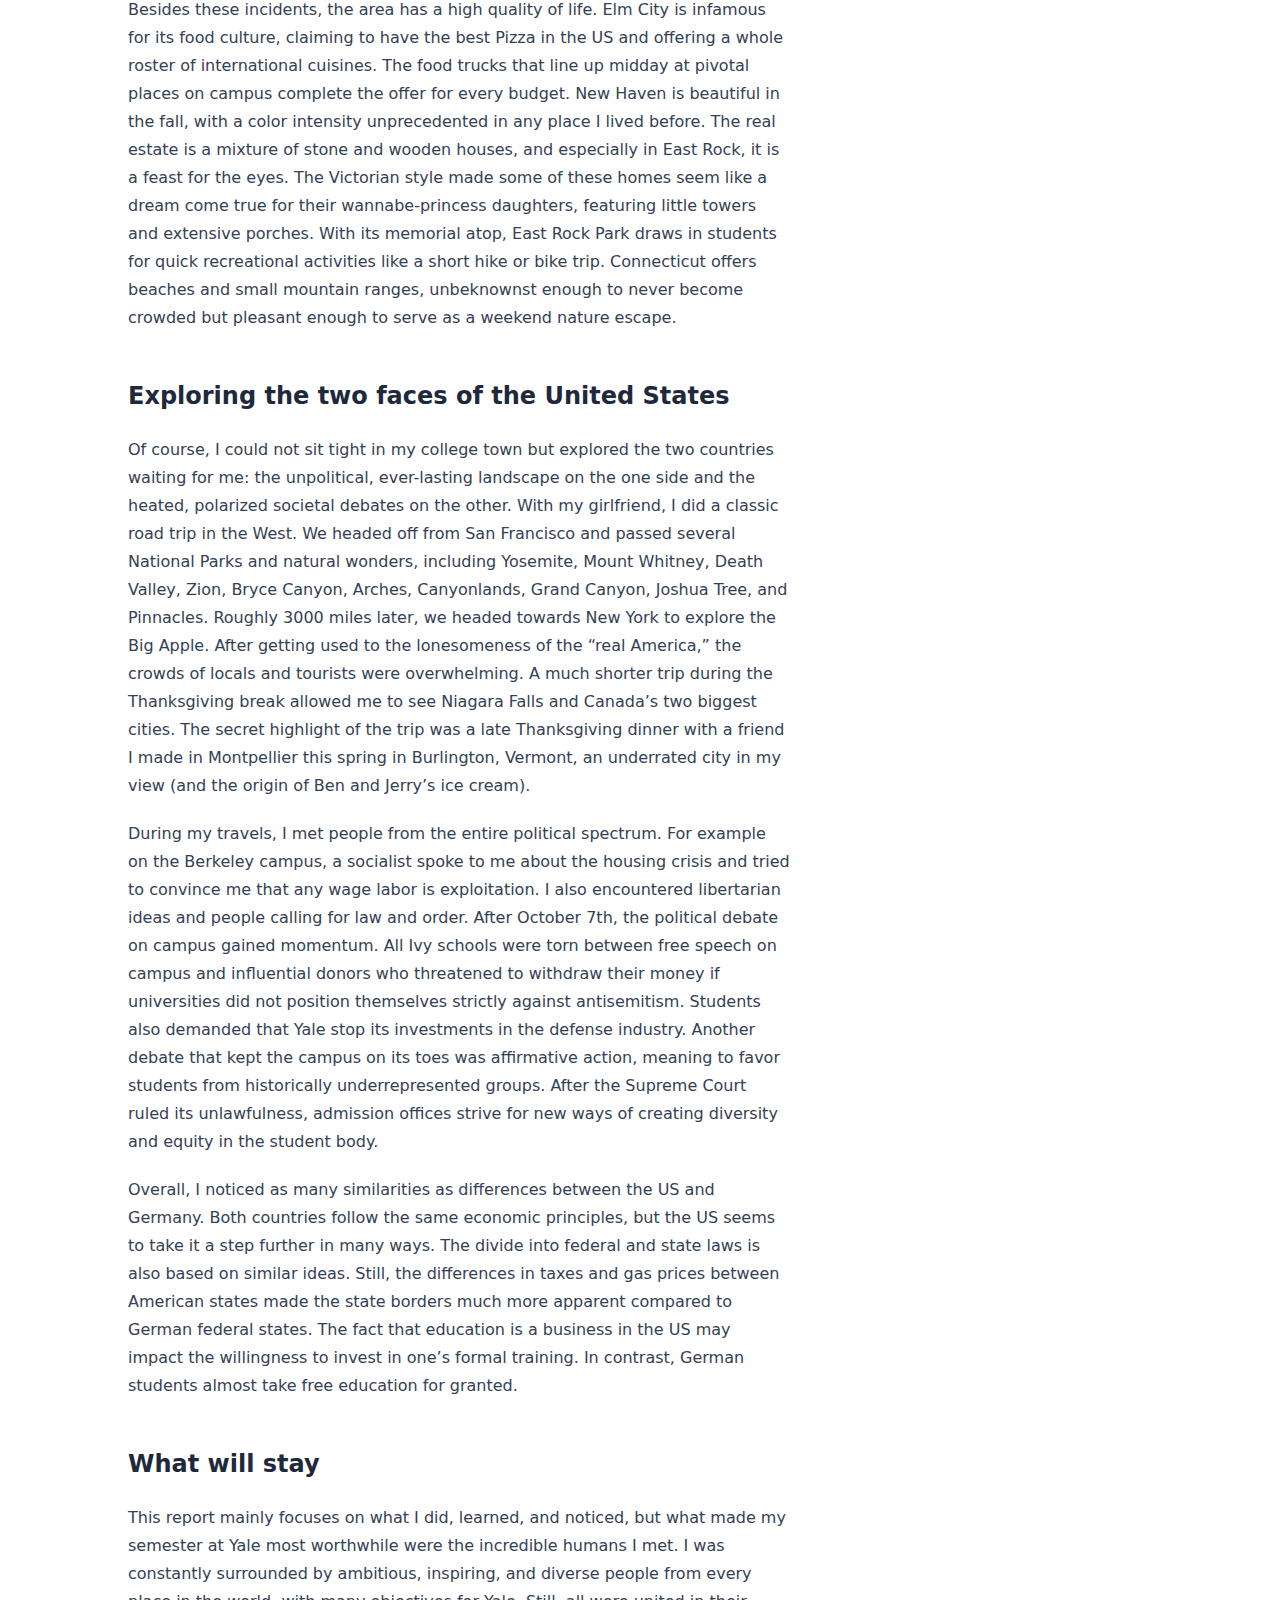
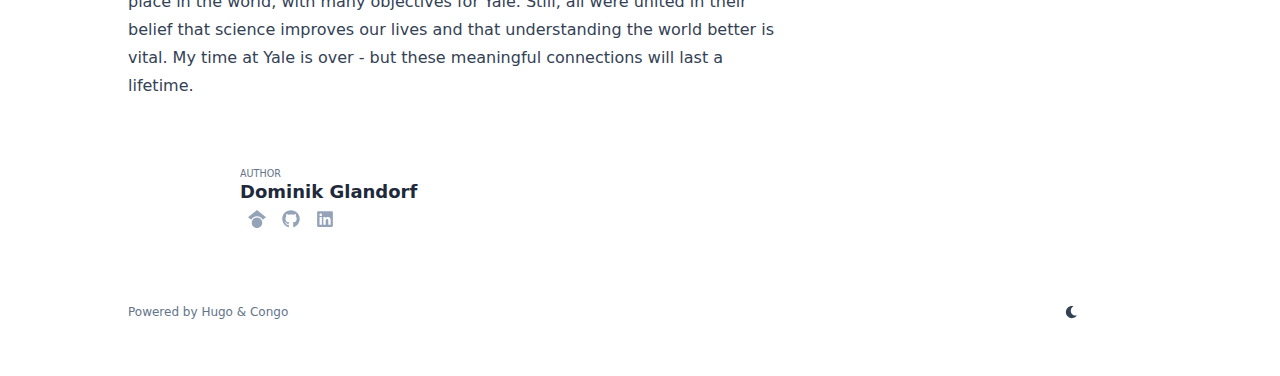
<file: blog/my-semester-at-yale/index.html>
<!doctype html>
<html
  lang="en-US"
  dir="ltr"
  class="scroll-smooth"
  data-default-appearance="light"
  data-auto-appearance="true"
><head>
  <meta charset="utf-8" />
  <meta name="viewport" content="width=device-width, initial-scale=1.0" />
  <meta name="theme-color" content="rgb(255,255,255)" />
  
  <title>My Semester at Yale &middot; Dominik Glandorf</title>
    <meta name="title" content="My Semester at Yale &middot; Dominik Glandorf" />
  
  
  
  
  
  <script
    type="text/javascript"
    src="/js/appearance.min.022d0ebc3b46a335eb1c7ef79b7f2de143d7cd5156d433638592ef1ce5f8554e.js"
    integrity="sha256-Ai0OvDtGozXrHH73m38t4UPXzVFW1DNjhZLvHOX4VU4="
  ></script>
  
  
  
  
  
  
  
  
  <link
    type="text/css"
    rel="stylesheet"
    href="/css/main.bundle.min.aa35b8a4dc6793e7f523f520e5c1e20e87eda765d28c1f7aa174e5ee2b1378dc.css"
    integrity="sha256-qjW4pNxnk&#43;f1I/Ug5cHiDoftp2XSjB96oXTl7isTeNw="
  />
  
    
    
    
  
  
    
    
    
  
  
    
    
  
  
    
    
  
  
  
    
    <script
      defer
      type="text/javascript"
      id="script-bundle"
      src="/js/main.bundle.min.006ceb62c645fe1f3ed248aad1aed933e15c006f7c367848713f983c662d064e.js"
      integrity="sha256-AGzrYsZF/h8&#43;0kiq0a7ZM&#43;FcAG98NnhIcT&#43;YPGYtBk4="
      data-copy="Copy"
      data-copied="Copied"
    ></script>
  
  
  <meta
    name="description"
    content="
      
        I vividly remember the joy of receiving the nomination from the International Office in Tübingen to study at Yale University in November 2022.
      
    "
  />
  
  
  
  <link rel="canonical" href="http://dogl.de/blog/my-semester-at-yale/" />
  
  
    <link rel="shortcut icon" href="/favicon.ico" type="image/x-icon">
<link rel="icon" href="/favicon.ico" type="image/x-icon">
  
  
  
  
  
  
  
  <meta property="og:title" content="My Semester at Yale" />
<meta property="og:description" content="I vividly remember the joy of receiving the nomination from the International Office in Tübingen to study at Yale University in November 2022." />
<meta property="og:type" content="article" />
<meta property="og:url" content="http://dogl.de/blog/my-semester-at-yale/" /><meta property="article:section" content="blog" />
<meta property="article:published_time" content="2024-01-03T16:20:36+01:00" />
<meta property="article:modified_time" content="2024-01-03T16:20:36+01:00" />


  <meta name="twitter:card" content="summary"/><meta name="twitter:title" content="My Semester at Yale"/>
<meta name="twitter:description" content="I vividly remember the joy of receiving the nomination from the International Office in Tübingen to study at Yale University in November 2022."/>

  
  <script type="application/ld+json">
  {
    "@context": "https://schema.org",
    "@type": "Article",
    "articleSection": "",
    "name": "My Semester at Yale",
    "headline": "My Semester at Yale",
    
    "abstract": "I vividly remember the joy of receiving the nomination from the International Office in Tübingen to study at Yale University in November 2022.",
    "inLanguage": "en-US",
    "url" : "http:\/\/dogl.de\/blog\/my-semester-at-yale\/",
    "author" : {
      "@type": "Person",
      "name": "Dominik Glandorf"
    },
    "copyrightYear": "2024",
    "dateCreated": "2024-01-03T16:20:36\u002b01:00",
    "datePublished": "2024-01-03T16:20:36\u002b01:00",
    
    "dateModified": "2024-01-03T16:20:36\u002b01:00",
    
    
    
    "mainEntityOfPage": "true",
    "wordCount": "1795"
  }
  </script>


  
  <meta name="author" content="Dominik Glandorf" />
  
    
      <link href="https://scholar.google.com/citations?user=-63imO8AAAAJ" rel="me" />
    
      <link href="https://github.com/dominikglandorf" rel="me" />
    
      <link href="https://www.linkedin.com/in/dominik-glandorf/" rel="me" />
    
  
  
  






  
  
  
  
  


  
  
</head>
<body
    class="m-auto flex h-screen max-w-7xl flex-col bg-neutral px-6 text-lg leading-7 text-neutral-900 sm:px-14 md:px-24 lg:px-32 dark:bg-neutral-800 dark:text-neutral"
  >
    <div id="the-top" class="absolute flex self-center">
      <a
        class="-translate-y-8 rounded-b-lg bg-primary-200 px-3 py-1 text-sm focus:translate-y-0 dark:bg-neutral-600"
        href="#main-content"
        ><span class="pe-2 font-bold text-primary-600 dark:text-primary-400">&darr;</span
        >Skip to main content</a
      >
    </div>
    
    
      <header class="py-6 font-semibold text-neutral-900 print:hidden sm:py-10 dark:text-neutral">
  <nav class="flex items-start justify-between sm:items-center">
    
    <div class="z-40 flex flex-row items-center">
      
  <a
    class="decoration-primary-500 hover:underline hover:decoration-2 hover:underline-offset-2"
    rel="me"
    href="/"
    >Dominik Glandorf</a
  >

    </div>
    
      
      <label id="menu-button" for="menu-controller" class="block sm:hidden">
        <input type="checkbox" id="menu-controller" class="hidden" />
        <div class="cursor-pointer hover:text-primary-600 dark:hover:text-primary-400">
          <span class="icon relative inline-block px-1 align-text-bottom"><svg xmlns="http://www.w3.org/2000/svg" viewBox="0 0 448 512"><path fill="currentColor" d="M0 96C0 78.33 14.33 64 32 64H416C433.7 64 448 78.33 448 96C448 113.7 433.7 128 416 128H32C14.33 128 0 113.7 0 96zM0 256C0 238.3 14.33 224 32 224H416C433.7 224 448 238.3 448 256C448 273.7 433.7 288 416 288H32C14.33 288 0 273.7 0 256zM416 448H32C14.33 448 0 433.7 0 416C0 398.3 14.33 384 32 384H416C433.7 384 448 398.3 448 416C448 433.7 433.7 448 416 448z"/></svg>
</span>
        </div>
        <div
          id="menu-wrapper"
          class="invisible fixed inset-0 z-30 m-auto h-full w-full cursor-default overflow-auto bg-neutral-100/50 opacity-0 backdrop-blur-sm transition-opacity dark:bg-neutral-900/50"
        >
          <ul
            class="mx-auto flex w-full max-w-7xl list-none flex-col overflow-visible px-6 py-6 text-end sm:px-14 sm:py-10 sm:pt-10 md:px-24 lg:px-32"
          >
            <li class="mb-1">
              <span class="cursor-pointer hover:text-primary-600 dark:hover:text-primary-400"
                ><span class="icon relative inline-block px-1 align-text-bottom"><svg xmlns="http://www.w3.org/2000/svg" viewBox="0 0 320 512"><path fill="currentColor" d="M310.6 361.4c12.5 12.5 12.5 32.75 0 45.25C304.4 412.9 296.2 416 288 416s-16.38-3.125-22.62-9.375L160 301.3L54.63 406.6C48.38 412.9 40.19 416 32 416S15.63 412.9 9.375 406.6c-12.5-12.5-12.5-32.75 0-45.25l105.4-105.4L9.375 150.6c-12.5-12.5-12.5-32.75 0-45.25s32.75-12.5 45.25 0L160 210.8l105.4-105.4c12.5-12.5 32.75-12.5 45.25 0s12.5 32.75 0 45.25l-105.4 105.4L310.6 361.4z"/></svg>
</span></span
              >
            </li>
            
              
                
                <li class="group mb-1">
                  
                    <a
                      href="/about/"
                      title="About"
                      onclick="close_menu()"
                      
                      ><span
                          class="decoration-primary-500 group-hover:underline group-hover:decoration-2 group-hover:underline-offset-2"
                          >About</span
                        >
                      </a
                    >
                  
                </li>
              
                
                <li class="group mb-1">
                  
                    <a
                      href="/publications/"
                      title="Publications"
                      onclick="close_menu()"
                      
                      ><span
                          class="decoration-primary-500 group-hover:underline group-hover:decoration-2 group-hover:underline-offset-2"
                          >Publications</span
                        >
                      </a
                    >
                  
                </li>
              
                
                <li class="group mb-1">
                  
                    <a
                      href="/projects/"
                      title="Projects"
                      onclick="close_menu()"
                      
                      ><span
                          class="decoration-primary-500 group-hover:underline group-hover:decoration-2 group-hover:underline-offset-2"
                          >Projects</span
                        >
                      </a
                    >
                  
                </li>
              
                
                <li class="group mb-1">
                  
                    <a
                      href="/blog/"
                      title=""
                      onclick="close_menu()"
                      
                      ><span
                          class="decoration-primary-500 group-hover:underline group-hover:decoration-2 group-hover:underline-offset-2"
                          >Blog</span
                        >
                      </a
                    >
                  
                </li>
              
                
                <li class="group mb-1">
                  
                    
                    
                      <button
                        id="search-button-1"
                        title="Search (/)"
                      >
                        
                          <span
                            class="group-dark:hover:text-primary-400 transition-colors group-hover:text-primary-600"
                          ><span class="icon relative inline-block px-1 align-text-bottom"><svg aria-hidden="true" focusable="false" data-prefix="fas" data-icon="search" class="svg-inline--fa fa-search fa-w-16" role="img" xmlns="http://www.w3.org/2000/svg" viewBox="0 0 512 512"><path fill="currentColor" d="M505 442.7L405.3 343c-4.5-4.5-10.6-7-17-7H372c27.6-35.3 44-79.7 44-128C416 93.1 322.9 0 208 0S0 93.1 0 208s93.1 208 208 208c48.3 0 92.7-16.4 128-44v16.3c0 6.4 2.5 12.5 7 17l99.7 99.7c9.4 9.4 24.6 9.4 33.9 0l28.3-28.3c9.4-9.4 9.4-24.6.1-34zM208 336c-70.7 0-128-57.2-128-128 0-70.7 57.2-128 128-128 70.7 0 128 57.2 128 128 0 70.7-57.2 128-128 128z"/></svg>
</span></span><span
                            class="decoration-primary-500 group-hover:underline group-hover:decoration-2 group-hover:underline-offset-2"
                            ></span
                          >
                        
                      </button>
                    
                  
                </li>
              
              
            
          </ul>
        </div>
      </label>
      
      <ul class="hidden list-none flex-row text-end sm:flex">
        
          
            
            <li class="group mb-1 sm:mb-0 sm:me-7 sm:last:me-0">
              
                <a
                  href="/about/"
                  title="About"
                  
                  ><span
                      class="decoration-primary-500 group-hover:underline group-hover:decoration-2 group-hover:underline-offset-2"
                      >About</span
                    >
                  </a
                >
              
            </li>
          
            
            <li class="group mb-1 sm:mb-0 sm:me-7 sm:last:me-0">
              
                <a
                  href="/publications/"
                  title="Publications"
                  
                  ><span
                      class="decoration-primary-500 group-hover:underline group-hover:decoration-2 group-hover:underline-offset-2"
                      >Publications</span
                    >
                  </a
                >
              
            </li>
          
            
            <li class="group mb-1 sm:mb-0 sm:me-7 sm:last:me-0">
              
                <a
                  href="/projects/"
                  title="Projects"
                  
                  ><span
                      class="decoration-primary-500 group-hover:underline group-hover:decoration-2 group-hover:underline-offset-2"
                      >Projects</span
                    >
                  </a
                >
              
            </li>
          
            
            <li class="group mb-1 sm:mb-0 sm:me-7 sm:last:me-0">
              
                <a
                  href="/blog/"
                  title=""
                  
                  ><span
                      class="decoration-primary-500 group-hover:underline group-hover:decoration-2 group-hover:underline-offset-2"
                      >Blog</span
                    >
                  </a
                >
              
            </li>
          
            
            <li class="group mb-1 sm:mb-0 sm:me-7 sm:last:me-0">
              
                
                
                  <button
                    id="search-button-2"
                    title="Search (/)"
                  >
                    
                      <span
                        class="group-dark:hover:text-primary-400 transition-colors group-hover:text-primary-600"
                      ><span class="icon relative inline-block px-1 align-text-bottom"><svg aria-hidden="true" focusable="false" data-prefix="fas" data-icon="search" class="svg-inline--fa fa-search fa-w-16" role="img" xmlns="http://www.w3.org/2000/svg" viewBox="0 0 512 512"><path fill="currentColor" d="M505 442.7L405.3 343c-4.5-4.5-10.6-7-17-7H372c27.6-35.3 44-79.7 44-128C416 93.1 322.9 0 208 0S0 93.1 0 208s93.1 208 208 208c48.3 0 92.7-16.4 128-44v16.3c0 6.4 2.5 12.5 7 17l99.7 99.7c9.4 9.4 24.6 9.4 33.9 0l28.3-28.3c9.4-9.4 9.4-24.6.1-34zM208 336c-70.7 0-128-57.2-128-128 0-70.7 57.2-128 128-128 70.7 0 128 57.2 128 128 0 70.7-57.2 128-128 128z"/></svg>
</span></span><span
                        class="decoration-primary-500 group-hover:underline group-hover:decoration-2 group-hover:underline-offset-2"
                        ></span
                      >
                    
                  </button>
                
              
            </li>
          
          

        
      </ul>
    
  </nav>
</header>

    
    <div class="relative flex grow flex-col">
      <main id="main-content" class="grow">
        
  <article>
    <header class="max-w-prose">
      
      <h1 class="mt-0 text-4xl font-extrabold text-neutral-900 dark:text-neutral">
        My Semester at Yale
      </h1>
      <div class="mb-12 mt-8 text-base text-neutral-500 print:hidden dark:text-neutral-400">
        





  
  



  

  
  
    
  

  

  

  
    
  

  


  <div class="flex flex-row flex-wrap items-center">
    
    
      <time datetime="2024-01-03 16:20:36 &#43;0100 CET">3 January 2024</time><span class="px-2 text-primary-500">&middot;</span><span title="Reading time">9 mins</span>
    

    
    
  </div>

  
  


      </div>
      
    </header>
    <section class="prose mt-0 flex max-w-full flex-col dark:prose-invert lg:flex-row">
      
        <div class="order-first px-0 lg:order-last lg:max-w-xs lg:ps-8">
          <div class="toc pe-5 print:hidden lg:sticky lg:top-10">
            <details open class="-ms-5 mt-0 overflow-hidden rounded-lg ps-5">
  <summary
    class="-ms-5 block cursor-pointer bg-neutral-100 py-1 ps-5 text-lg font-semibold text-neutral-800 lg:hidden dark:bg-neutral-700 dark:text-neutral-100"
  >
    Table of Contents
  </summary>
  <div class="-ms-5 border-s border-dotted border-neutral-300 py-2 ps-5 dark:border-neutral-600">
    <nav id="TableOfContents">
  <ul>
    <li><a href="#academics">Academics</a></li>
    <li><a href="#getting-the-head-out-of-the-lab">Getting the head out of the lab</a></li>
    <li><a href="#living-in-elm-city">Living in &ldquo;Elm City&rdquo;</a></li>
    <li><a href="#exploring-the-two-faces-of-the-united-states">Exploring the two faces of the United States</a></li>
    <li><a href="#what-will-stay">What will stay</a></li>
  </ul>
</nav>
  </div>
</details>

          </div>
        </div>
      
      <div class="min-h-0 min-w-0 max-w-prose grow">
        <p>I vividly remember the joy of receiving the nomination from the International Office in Tübingen to study at Yale University in November 2022. More than a year later, I am on my way home, and I can swear I just arrived a few days ago. Let me recap the experiences and learnings during my semester at the Ivy school.</p>
<h2 id="academics" class="relative group">Academics <span class="absolute top-0 w-6 transition-opacity opacity-0 -start-6 not-prose group-hover:opacity-100"><a class="group-hover:text-primary-300 dark:group-hover:text-neutral-700" style="text-decoration-line: none !important;" href="#academics" aria-label="Anchor">#</a></span></h2><p>As a visiting scholar of the Baden-Württemberg exchange, I was exempted from tuition and amazingly flexible in my academic endeavor. Officially, I was part of the Department of Psychology, the primary affiliation of my academic advisor, Ilker Yildirim. Nevertheless, I was allowed to enroll in any courses offered by the Graduate School of Arts and Sciences and followed my interest in Computer Science. I decided on the relatively novel lectures on Graph Neural Networks by Rex Ying, AI Foundation Models by Arman Cohan, and Algorithms of the Mind by my advisor. All of them were offered to an audience of undergraduates and graduates from different majors and programs, which is why the curricula started from the basics. However, the depth and complexity of the topics quickly increased, and we discussed the most recent research. I immensely enjoyed all of them and learned a lot. The portfolio grading, which comprises any activity from participation to final exams, motivates the students to keep up with the course material.</p>
<p>Naturally, the fact that some lectures were created shortly before they were held for the first time left some marks on the organization. Sometimes, deadlines had to be pushed, or assignments needed to align better with the current material. One learning activity I rarely encountered at German universities seemed to be the standard in my courses: final projects. As grad students, we had to develop our research ideas relatively early in the semester and pursue them. The teaching team offered support during the entire process. Seeing the other students&rsquo; ideas during the final presentations was terrific. My final projects worked more or less, but I certainly learned a lot through them. For all course-related issues, each course offered daily office hours held by graduate teaching assistants or undergraduate learning assistants. In Germany, I usually formed study groups to discuss assignments or had to hand in assignments as a group. At Yale, one can also rely on the assistance offered by the teaching staff.</p>
<p>Besides my coursework, I participated in my lab&rsquo;s activities. I learned about their research from the weekly meetings where lab members and collaborators presented their work or current publications concerning their topics. My main project was implementing a cognitive model of physics perception within a probabilistic framework written in Julia, a new language to me, which is fortunately relatively easy to learn with prior experience in other languages. I enjoyed the close collaboration with Mario, the PhD student working on this project. By implementing the mechanism, I better grasped how the Bayesian framework can be applied to human visual perception. This aligned very nicely with my advisor&rsquo;s course that I followed simultaneously. I once even spotted a few code snippets I had written in this collaboration in a lab section of the course. All in all, the academic experience was great. I was surrounded by bright minds and studied recent and exciting topics with the researchers who have co-created these fields.</p>
<h2 id="getting-the-head-out-of-the-lab" class="relative group">Getting the head out of the lab <span class="absolute top-0 w-6 transition-opacity opacity-0 -start-6 not-prose group-hover:opacity-100"><a class="group-hover:text-primary-300 dark:group-hover:text-neutral-700" style="text-decoration-line: none !important;" href="#getting-the-head-out-of-the-lab" aria-label="Anchor">#</a></span></h2><p>Apart from academics, Yale knows how to impress. The communication and onboarding for exchange students were almost perfect. &ldquo;Almost&rdquo; because there is a separation between degree and non-degree-seeking students that limited the number of activities I was officially invited to. However, there are plenty of events that one can attend throughout the entire semester with any status. They range from lunch talks offered by the departments over social events targeted at international scholars to events for graduate students, such as free food and drinks in Gryphon&rsquo;s, a graduate-only pub (mainly because most undergraduates are below the legal drinking age). Offering free food is a general theme at Yale and something that I perceive as a game changer to increase the inter-departmental exchange and should exist at more educational institutions to that extent. Moreover, I had access to the second-largest gym in the world, featuring two swimming pools, one with 50-meter lanes on the third floor (world record, built 1931), and dance studios that are often free to use.</p>
<p>Although the administrative units already offer many activities, students also engage in the creation of extracurricular activities. As one of my resurrected passions in Tübingen, I was amazed to become part of club sports in Ultimate Frisbee. This level of sports is not as high as the varsity sports, but believe me, it did not feel less competitive. The team practiced three times a week and tried to push each other to achieve the best possible result in the sectionals and regionals that would happen during spring. A friend who lived in my house invited me to the practices of the Yale Tango Club, where I soon enrolled in classes offered by a teacher couple from New York. Even though I was initially more interested in the Salsa and Bachata classes, the great community and inclusive leadership made me dance significantly more Tango.</p>
<p>My extracurricular highlight was Yale Danceworks. This association is mainly run by undergraduates, and after performing with my Hip Hop crew in four shows at the end of the semester, I understand why it needs the time of an undergrad. The dedication and perfection of Yale&rsquo;s most numerous, non-audition dance group are simply stunning. My subgroup performed to Kendrick Lamar&rsquo;s and Rihanna&rsquo;s Loyalty, with funny remarks about Ivy schools such as secret societies. The hard work of rehearsing the dance with our two lovely choreographers finally paid off when the audience kept cheering for the entire two minutes of the dance.</p>
<h2 id="living-in-elm-city" class="relative group">Living in &ldquo;Elm City&rdquo; <span class="absolute top-0 w-6 transition-opacity opacity-0 -start-6 not-prose group-hover:opacity-100"><a class="group-hover:text-primary-300 dark:group-hover:text-neutral-700" style="text-decoration-line: none !important;" href="#living-in-elm-city" aria-label="Anchor">#</a></span></h2><p>New Haven, located midway between New York City and Boston, could have a better reputation due to its allegedly high crime rate. The Yale administration is eager to make the campus safe and inform its members about public safety issues. Since the New Haven Police Department is said to be understaffed, the school runs its police, which is prevalent around the campus. However, during the move-in weekend for Yale College&rsquo;s freshmen, Yale made national news when the Yale Police Union handed out flyers to students and their parents, fearmongering them with cherry-picked adverse &ldquo;facts&rdquo; about New Haven&rsquo;s criminal statistics. It was theorized to be a negotiation tactic in their bargaining - to me, with a bitter aftertaste. I eluded some parts of the city at night and preferred using my bike instead of walking after dark. In the end, I only heard about crime, mainly robberies with no physical injuries, via live email alerts to my Yale account.</p>
<p>Besides these incidents, the area has a high quality of life. Elm City is infamous for its food culture, claiming to have the best Pizza in the US and offering a whole roster of international cuisines. The food trucks that line up midday at pivotal places on campus complete the offer for every budget. New Haven is beautiful in the fall, with a color intensity unprecedented in any place I lived before. The real estate is a mixture of stone and wooden houses, and especially in East Rock, it is a feast for the eyes. The Victorian style made some of these homes seem like a dream come true for their wannabe-princess daughters, featuring little towers and extensive porches. With its memorial atop, East Rock Park draws in students for quick recreational activities like a short hike or bike trip. Connecticut offers beaches and small mountain ranges, unbeknownst enough to never become crowded but pleasant enough to serve as a weekend nature escape.</p>
<h2 id="exploring-the-two-faces-of-the-united-states" class="relative group">Exploring the two faces of the United States <span class="absolute top-0 w-6 transition-opacity opacity-0 -start-6 not-prose group-hover:opacity-100"><a class="group-hover:text-primary-300 dark:group-hover:text-neutral-700" style="text-decoration-line: none !important;" href="#exploring-the-two-faces-of-the-united-states" aria-label="Anchor">#</a></span></h2><p>Of course, I could not sit tight in my college town but explored the two countries waiting for me: the unpolitical, ever-lasting landscape on the one side and the heated, polarized societal debates on the other. With my girlfriend, I did a classic road trip in the West. We headed off from San Francisco and passed several National Parks and natural wonders, including Yosemite, Mount Whitney, Death Valley, Zion, Bryce Canyon, Arches, Canyonlands, Grand Canyon, Joshua Tree, and Pinnacles. Roughly 3000 miles later, we headed towards New York to explore the Big Apple. After getting used to the lonesomeness of the &ldquo;real America,&rdquo; the crowds of locals and tourists were overwhelming. A much shorter trip during the Thanksgiving break allowed me to see Niagara Falls and Canada&rsquo;s two biggest cities. The secret highlight of the trip was a late Thanksgiving dinner with a friend I made in Montpellier this spring in Burlington, Vermont, an underrated city in my view (and the origin of Ben and Jerry&rsquo;s ice cream).</p>
<p>During my travels, I met people from the entire political spectrum. For example on the Berkeley campus, a socialist spoke to me about the housing crisis and tried to convince me that any wage labor is exploitation. I also encountered libertarian ideas and people calling for law and order. After October 7th, the political debate on campus gained momentum. All Ivy schools were torn between free speech on campus and influential donors who threatened to withdraw their money if universities did not position themselves strictly against antisemitism. Students also demanded that Yale stop its investments in the defense industry. Another debate that kept the campus on its toes was affirmative action, meaning to favor students from historically underrepresented groups. After the Supreme Court ruled its unlawfulness, admission offices strive for new ways of creating diversity and equity in the student body.</p>
<p>Overall, I noticed as many similarities as differences between the US and Germany. Both countries follow the same economic principles, but the US seems to take it a step further in many ways. The divide into federal and state laws is also based on similar ideas. Still, the differences in taxes and gas prices between American states made the state borders much more apparent compared to German federal states. The fact that education is a business in the US may impact the willingness to invest in one&rsquo;s formal training. In contrast, German students almost take free education for granted.</p>
<h2 id="what-will-stay" class="relative group">What will stay <span class="absolute top-0 w-6 transition-opacity opacity-0 -start-6 not-prose group-hover:opacity-100"><a class="group-hover:text-primary-300 dark:group-hover:text-neutral-700" style="text-decoration-line: none !important;" href="#what-will-stay" aria-label="Anchor">#</a></span></h2><p>This report mainly focuses on what I did, learned, and noticed, but what made my semester at Yale most worthwhile were the incredible humans I met. I was constantly surrounded by ambitious, inspiring, and diverse people from every place in the world, with many objectives for Yale. Still, all were united in their belief that science improves our lives and that understanding the world better is vital. My time at Yale is over - but these meaningful connections will last a lifetime.</p>

      </div>
    </section>
    <footer class="max-w-prose pt-8 print:hidden">
      
  <div class="flex">
    
      
      
        
        <img
          class="!mb-0 !mt-0 me-4 h-24 w-24 rounded-full"
          width="96"
          height="96"
          alt="Dominik Glandorf"
          src="/img/author_hua4289ecb01e350484948034545c149dc_1436664_192x192_fill_q75_box_center.jpg"
          
            loading="lazy"
          
        />
      
    
    <div class="place-self-center">
      
        <div class="text-[0.6rem] uppercase leading-3 text-neutral-500 dark:text-neutral-400">
          Author
        </div>
        <div class="font-semibold leading-6 text-neutral-800 dark:text-neutral-300">
          Dominik Glandorf
        </div>
      
      
      <div class="text-2xl sm:text-lg">
  <div class="flex flex-wrap text-neutral-400 dark:text-neutral-500">
    
      
        <a
          class="px-1 transition-transform hover:scale-125 hover:text-primary-700 dark:hover:text-primary-400"
          style="will-change:transform;"
          href="https://scholar.google.com/citations?user=-63imO8AAAAJ"
          target="_blank"
          aria-label="Google-Scholar"
          rel="me noopener noreferrer"
          ><span class="icon relative inline-block px-1 align-text-bottom"><svg xmlns="http://www.w3.org/2000/svg" height="16" width="16" viewBox="0 0 512 512"><!--!Font Awesome Free 6.5.1 by @fontawesome - https://fontawesome.com License - https://fontawesome.com/license/free Copyright 2023 Fonticons, Inc.--><path fill="currentColor" d="M390.9 298.5c0 0 0 .1 .1 .1c9.2 19.4 14.4 41.1 14.4 64C405.3 445.1 338.5 512 256 512s-149.3-66.9-149.3-149.3c0-22.9 5.2-44.6 14.4-64h0c1.7-3.6 3.6-7.2 5.6-10.7c4.4-7.6 9.4-14.7 15-21.3c27.4-32.6 68.5-53.3 114.4-53.3c33.6 0 64.6 11.1 89.6 29.9c9.1 6.9 17.4 14.7 24.8 23.5c5.6 6.6 10.6 13.8 15 21.3c2 3.4 3.8 7 5.5 10.5zm26.4-18.8c-30.1-58.4-91-98.4-161.3-98.4s-131.2 40-161.3 98.4L0 202.7 256 0 512 202.7l-94.7 77.1z"/></svg></span></a
        >
      
    
      
        <a
          class="px-1 transition-transform hover:scale-125 hover:text-primary-700 dark:hover:text-primary-400"
          style="will-change:transform;"
          href="https://github.com/dominikglandorf"
          target="_blank"
          aria-label="Github"
          rel="me noopener noreferrer"
          ><span class="icon relative inline-block px-1 align-text-bottom"><svg xmlns="http://www.w3.org/2000/svg" viewBox="0 0 496 512"><path fill="currentColor" d="M165.9 397.4c0 2-2.3 3.6-5.2 3.6-3.3.3-5.6-1.3-5.6-3.6 0-2 2.3-3.6 5.2-3.6 3-.3 5.6 1.3 5.6 3.6zm-31.1-4.5c-.7 2 1.3 4.3 4.3 4.9 2.6 1 5.6 0 6.2-2s-1.3-4.3-4.3-5.2c-2.6-.7-5.5.3-6.2 2.3zm44.2-1.7c-2.9.7-4.9 2.6-4.6 4.9.3 2 2.9 3.3 5.9 2.6 2.9-.7 4.9-2.6 4.6-4.6-.3-1.9-3-3.2-5.9-2.9zM244.8 8C106.1 8 0 113.3 0 252c0 110.9 69.8 205.8 169.5 239.2 12.8 2.3 17.3-5.6 17.3-12.1 0-6.2-.3-40.4-.3-61.4 0 0-70 15-84.7-29.8 0 0-11.4-29.1-27.8-36.6 0 0-22.9-15.7 1.6-15.4 0 0 24.9 2 38.6 25.8 21.9 38.6 58.6 27.5 72.9 20.9 2.3-16 8.8-27.1 16-33.7-55.9-6.2-112.3-14.3-112.3-110.5 0-27.5 7.6-41.3 23.6-58.9-2.6-6.5-11.1-33.3 2.6-67.9 20.9-6.5 69 27 69 27 20-5.6 41.5-8.5 62.8-8.5s42.8 2.9 62.8 8.5c0 0 48.1-33.6 69-27 13.7 34.7 5.2 61.4 2.6 67.9 16 17.7 25.8 31.5 25.8 58.9 0 96.5-58.9 104.2-114.8 110.5 9.2 7.9 17 22.9 17 46.4 0 33.7-.3 75.4-.3 83.6 0 6.5 4.6 14.4 17.3 12.1C428.2 457.8 496 362.9 496 252 496 113.3 383.5 8 244.8 8zM97.2 352.9c-1.3 1-1 3.3.7 5.2 1.6 1.6 3.9 2.3 5.2 1 1.3-1 1-3.3-.7-5.2-1.6-1.6-3.9-2.3-5.2-1zm-10.8-8.1c-.7 1.3.3 2.9 2.3 3.9 1.6 1 3.6.7 4.3-.7.7-1.3-.3-2.9-2.3-3.9-2-.6-3.6-.3-4.3.7zm32.4 35.6c-1.6 1.3-1 4.3 1.3 6.2 2.3 2.3 5.2 2.6 6.5 1 1.3-1.3.7-4.3-1.3-6.2-2.2-2.3-5.2-2.6-6.5-1zm-11.4-14.7c-1.6 1-1.6 3.6 0 5.9 1.6 2.3 4.3 3.3 5.6 2.3 1.6-1.3 1.6-3.9 0-6.2-1.4-2.3-4-3.3-5.6-2z"/></svg>
</span></a
        >
      
    
      
        <a
          class="px-1 transition-transform hover:scale-125 hover:text-primary-700 dark:hover:text-primary-400"
          style="will-change:transform;"
          href="https://www.linkedin.com/in/dominik-glandorf/"
          target="_blank"
          aria-label="Linkedin"
          rel="me noopener noreferrer"
          ><span class="icon relative inline-block px-1 align-text-bottom"><svg xmlns="http://www.w3.org/2000/svg" viewBox="0 0 448 512"><path fill="currentColor" d="M416 32H31.9C14.3 32 0 46.5 0 64.3v383.4C0 465.5 14.3 480 31.9 480H416c17.6 0 32-14.5 32-32.3V64.3c0-17.8-14.4-32.3-32-32.3zM135.4 416H69V202.2h66.5V416zm-33.2-243c-21.3 0-38.5-17.3-38.5-38.5S80.9 96 102.2 96c21.2 0 38.5 17.3 38.5 38.5 0 21.3-17.2 38.5-38.5 38.5zm282.1 243h-66.4V312c0-24.8-.5-56.7-34.5-56.7-34.6 0-39.9 27-39.9 54.9V416h-66.4V202.2h63.7v29.2h.9c8.9-16.8 30.6-34.5 62.9-34.5 67.2 0 79.7 44.3 79.7 101.9V416z"/></svg>
</span></a
        >
      
    
  </div>

</div>
    </div>
  </div>


      

      
  


      
    </footer>
  </article>

        
          <div class="pointer-events-none absolute bottom-0 end-0 top-[100vh] w-12">
            <a
              href="#the-top"
              class="pointer-events-auto sticky top-[calc(100vh-5.5rem)] flex h-12 w-12 items-center justify-center rounded-full bg-neutral/50 text-xl text-neutral-700 backdrop-blur hover:text-primary-600 dark:bg-neutral-800/50 dark:text-neutral dark:hover:text-primary-400"
              aria-label="Scroll to top"
              title="Scroll to top"
            >
              &uarr;
            </a>
          </div>
        
      </main><footer class="py-10 print:hidden">
  
  
  <div class="flex items-center justify-between">
    <div>
      
      
      
      
        <p class="text-xs text-neutral-500 dark:text-neutral-400">
          
          
          Powered by <a class="hover:underline hover:decoration-primary-400 hover:text-primary-500"
            href="https://gohugo.io/" target="_blank" rel="noopener noreferrer">Hugo</a> &amp; <a class="hover:underline hover:decoration-primary-400 hover:text-primary-500" href="https://github.com/jpanther/congo" target="_blank" rel="noopener noreferrer">Congo</a>
        </p>
      
    </div>
    <div class="flex flex-row items-center">
      
      
      
      
        <div
          class="me-14 cursor-pointer text-sm text-neutral-700 hover:text-primary-600 dark:text-neutral dark:hover:text-primary-400"
        >
          <button id="appearance-switcher-0" type="button" aria-label="appearance switcher">
            <div
              class="flex h-12 w-12 items-center justify-center dark:hidden"
              title="Switch to dark appearance"
            >
              <span class="icon relative inline-block px-1 align-text-bottom"><svg xmlns="http://www.w3.org/2000/svg" viewBox="0 0 512 512"><path fill="currentColor" d="M32 256c0-123.8 100.3-224 223.8-224c11.36 0 29.7 1.668 40.9 3.746c9.616 1.777 11.75 14.63 3.279 19.44C245 86.5 211.2 144.6 211.2 207.8c0 109.7 99.71 193 208.3 172.3c9.561-1.805 16.28 9.324 10.11 16.95C387.9 448.6 324.8 480 255.8 480C132.1 480 32 379.6 32 256z"/></svg>
</span>
            </div>
            <div
              class="hidden h-12 w-12 items-center justify-center dark:flex"
              title="Switch to light appearance"
            >
              <span class="icon relative inline-block px-1 align-text-bottom"><svg xmlns="http://www.w3.org/2000/svg" viewBox="0 0 512 512"><path fill="currentColor" d="M256 159.1c-53.02 0-95.1 42.98-95.1 95.1S202.1 351.1 256 351.1s95.1-42.98 95.1-95.1S309 159.1 256 159.1zM509.3 347L446.1 255.1l63.15-91.01c6.332-9.125 1.104-21.74-9.826-23.72l-109-19.7l-19.7-109c-1.975-10.93-14.59-16.16-23.72-9.824L256 65.89L164.1 2.736c-9.125-6.332-21.74-1.107-23.72 9.824L121.6 121.6L12.56 141.3C1.633 143.2-3.596 155.9 2.736 164.1L65.89 256l-63.15 91.01c-6.332 9.125-1.105 21.74 9.824 23.72l109 19.7l19.7 109c1.975 10.93 14.59 16.16 23.72 9.824L256 446.1l91.01 63.15c9.127 6.334 21.75 1.107 23.72-9.822l19.7-109l109-19.7C510.4 368.8 515.6 356.1 509.3 347zM256 383.1c-70.69 0-127.1-57.31-127.1-127.1c0-70.69 57.31-127.1 127.1-127.1s127.1 57.3 127.1 127.1C383.1 326.7 326.7 383.1 256 383.1z"/></svg>
</span>
            </div>
          </button>
        </div>
      
    </div>
  </div>
  
  
</footer>
<div
  id="search-wrapper"
  class="invisible fixed inset-0 z-50 flex h-screen w-screen cursor-default flex-col bg-neutral-500/50 p-4 backdrop-blur-sm sm:p-6 md:p-[10vh] lg:p-[12vh] dark:bg-neutral-900/50"
  data-url="http://dogl.de/"
>
  <div
    id="search-modal"
    class="top-20 mx-auto flex min-h-0 w-full max-w-3xl flex-col rounded-md border border-neutral-200 bg-neutral shadow-lg dark:border-neutral-700 dark:bg-neutral-800"
  >
    <header class="relative z-10 flex flex-none items-center justify-between px-2">
      <form class="flex min-w-0 flex-auto items-center">
        <div class="flex h-8 w-8 items-center justify-center text-neutral-400">
          <span class="icon relative inline-block px-1 align-text-bottom"><svg aria-hidden="true" focusable="false" data-prefix="fas" data-icon="search" class="svg-inline--fa fa-search fa-w-16" role="img" xmlns="http://www.w3.org/2000/svg" viewBox="0 0 512 512"><path fill="currentColor" d="M505 442.7L405.3 343c-4.5-4.5-10.6-7-17-7H372c27.6-35.3 44-79.7 44-128C416 93.1 322.9 0 208 0S0 93.1 0 208s93.1 208 208 208c48.3 0 92.7-16.4 128-44v16.3c0 6.4 2.5 12.5 7 17l99.7 99.7c9.4 9.4 24.6 9.4 33.9 0l28.3-28.3c9.4-9.4 9.4-24.6.1-34zM208 336c-70.7 0-128-57.2-128-128 0-70.7 57.2-128 128-128 70.7 0 128 57.2 128 128 0 70.7-57.2 128-128 128z"/></svg>
</span>
        </div>
        <input
          type="search"
          id="search-query"
          class="mx-1 flex h-12 flex-auto appearance-none bg-transparent focus:outline-dotted focus:outline-2 focus:outline-transparent"
          placeholder="Search"
          tabindex="0"
        />
      </form>
      <button
        id="close-search-button"
        class="flex h-8 w-8 items-center justify-center text-neutral-700 hover:text-primary-600 dark:text-neutral dark:hover:text-primary-400"
        title="Close (Esc)"
      >
        <span class="icon relative inline-block px-1 align-text-bottom"><svg xmlns="http://www.w3.org/2000/svg" viewBox="0 0 320 512"><path fill="currentColor" d="M310.6 361.4c12.5 12.5 12.5 32.75 0 45.25C304.4 412.9 296.2 416 288 416s-16.38-3.125-22.62-9.375L160 301.3L54.63 406.6C48.38 412.9 40.19 416 32 416S15.63 412.9 9.375 406.6c-12.5-12.5-12.5-32.75 0-45.25l105.4-105.4L9.375 150.6c-12.5-12.5-12.5-32.75 0-45.25s32.75-12.5 45.25 0L160 210.8l105.4-105.4c12.5-12.5 32.75-12.5 45.25 0s12.5 32.75 0 45.25l-105.4 105.4L310.6 361.4z"/></svg>
</span>
      </button>
    </header>
    <section class="flex-auto overflow-auto px-2">
      <ul id="search-results">
        
      </ul>
    </section>
  </div>
</div>

    </div>
  </body>
</html>
</file>
<file: css/main.bundle.min.aa35b8a4dc6793e7f523f520e5c1e20e87eda765d28c1f7aa174e5ee2b1378dc.css>
:root{--color-neutral:255, 255, 255;--color-neutral-50:248, 250, 252;--color-neutral-100:241, 245, 249;--color-neutral-200:226, 232, 240;--color-neutral-300:203, 213, 225;--color-neutral-400:148, 163, 184;--color-neutral-500:100, 116, 139;--color-neutral-600:71, 85, 105;--color-neutral-700:51, 65, 85;--color-neutral-800:30, 41, 59;--color-neutral-900:15, 23, 42;--color-neutral-950:2, 6, 23;--color-primary-50:239, 246, 255;--color-primary-100:219, 234, 254;--color-primary-200:191, 219, 254;--color-primary-300:147, 197, 253;--color-primary-400:96, 165, 250;--color-primary-500:59, 130, 246;--color-primary-600:37, 99, 235;--color-primary-700:29, 78, 216;--color-primary-800:30, 64, 175;--color-primary-900:30, 58, 138;--color-primary-950:23, 37, 8;--color-secondary-50:236, 254, 255;--color-secondary-100:207, 250, 254;--color-secondary-200:165, 243, 252;--color-secondary-300:103, 232, 249;--color-secondary-400:34, 211, 238;--color-secondary-500:6, 182, 212;--color-secondary-600:8, 145, 178;--color-secondary-700:14, 116, 144;--color-secondary-800:21, 94, 117;--color-secondary-900:22, 78, 99;--color-secondary-950:8, 51, 69}/*!Congo v2.7.6 | MIT License | https://github.com/jpanther/congo*//*!tailwindcss v3.4.0 | MIT License | https://tailwindcss.com*/*,::before,::after{box-sizing:border-box;border-width:0;border-style:solid;border-color:initial}::before,::after{--tw-content:''}html,:host{line-height:1.5;-webkit-text-size-adjust:100%;-moz-tab-size:4;-o-tab-size:4;tab-size:4;font-family:ui-sans-serif,system-ui,sans-serif,apple color emoji,segoe ui emoji,segoe ui symbol,noto color emoji;font-feature-settings:normal;font-variation-settings:normal;-webkit-tap-highlight-color:transparent}body{margin:0;line-height:inherit}hr{height:0;color:inherit;border-top-width:1px}abbr:where([title]){-webkit-text-decoration:underline dotted;text-decoration:underline dotted}h1,h2,h3,h4,h5,h6{font-size:inherit;font-weight:inherit}a{color:inherit;text-decoration:inherit}b,strong{font-weight:bolder}code,kbd,samp,pre{font-family:ui-monospace,SFMono-Regular,Menlo,Monaco,Consolas,liberation mono,courier new,monospace;font-feature-settings:normal;font-variation-settings:normal;font-size:1em}small{font-size:80%}sub,sup{font-size:75%;line-height:0;position:relative;vertical-align:baseline}sub{bottom:-.25em}sup{top:-.5em}table{text-indent:0;border-color:inherit;border-collapse:collapse}button,input,optgroup,select,textarea{font-family:inherit;font-feature-settings:inherit;font-variation-settings:inherit;font-size:100%;font-weight:inherit;line-height:inherit;color:inherit;margin:0;padding:0}button,select{text-transform:none}button,[type=button],[type=reset],[type=submit]{-webkit-appearance:button;background-color:transparent;background-image:none}:-moz-focusring{outline:auto}:-moz-ui-invalid{box-shadow:none}progress{vertical-align:baseline}::-webkit-inner-spin-button,::-webkit-outer-spin-button{height:auto}[type=search]{-webkit-appearance:textfield;outline-offset:-2px}::-webkit-search-decoration{-webkit-appearance:none}::-webkit-file-upload-button{-webkit-appearance:button;font:inherit}summary{display:list-item}blockquote,dl,dd,h1,h2,h3,h4,h5,h6,hr,figure,p,pre{margin:0}fieldset{margin:0;padding:0}legend{padding:0}ol,ul,menu{list-style:none;margin:0;padding:0}dialog{padding:0}textarea{resize:vertical}input::-moz-placeholder,textarea::-moz-placeholder{opacity:1;color:#9ca3af}input::placeholder,textarea::placeholder{opacity:1;color:#9ca3af}button,[role=button]{cursor:pointer}:disabled{cursor:default}img,svg,video,canvas,audio,iframe,embed,object{display:block;vertical-align:middle}img,video{max-width:100%;height:auto}[hidden]{display:none}*,::before,::after{--tw-border-spacing-x:0;--tw-border-spacing-y:0;--tw-translate-x:0;--tw-translate-y:0;--tw-rotate:0;--tw-skew-x:0;--tw-skew-y:0;--tw-scale-x:1;--tw-scale-y:1;--tw-pan-x: ;--tw-pan-y: ;--tw-pinch-zoom: ;--tw-scroll-snap-strictness:proximity;--tw-gradient-from-position: ;--tw-gradient-via-position: ;--tw-gradient-to-position: ;--tw-ordinal: ;--tw-slashed-zero: ;--tw-numeric-figure: ;--tw-numeric-spacing: ;--tw-numeric-fraction: ;--tw-ring-inset: ;--tw-ring-offset-width:0px;--tw-ring-offset-color:#fff;--tw-ring-color:rgb(59 130 246 / 0.5);--tw-ring-offset-shadow:0 0 #0000;--tw-ring-shadow:0 0 #0000;--tw-shadow:0 0 #0000;--tw-shadow-colored:0 0 #0000;--tw-blur: ;--tw-brightness: ;--tw-contrast: ;--tw-grayscale: ;--tw-hue-rotate: ;--tw-invert: ;--tw-saturate: ;--tw-sepia: ;--tw-drop-shadow: ;--tw-backdrop-blur: ;--tw-backdrop-brightness: ;--tw-backdrop-contrast: ;--tw-backdrop-grayscale: ;--tw-backdrop-hue-rotate: ;--tw-backdrop-invert: ;--tw-backdrop-opacity: ;--tw-backdrop-saturate: ;--tw-backdrop-sepia: }::backdrop{--tw-border-spacing-x:0;--tw-border-spacing-y:0;--tw-translate-x:0;--tw-translate-y:0;--tw-rotate:0;--tw-skew-x:0;--tw-skew-y:0;--tw-scale-x:1;--tw-scale-y:1;--tw-pan-x: ;--tw-pan-y: ;--tw-pinch-zoom: ;--tw-scroll-snap-strictness:proximity;--tw-gradient-from-position: ;--tw-gradient-via-position: ;--tw-gradient-to-position: ;--tw-ordinal: ;--tw-slashed-zero: ;--tw-numeric-figure: ;--tw-numeric-spacing: ;--tw-numeric-fraction: ;--tw-ring-inset: ;--tw-ring-offset-width:0px;--tw-ring-offset-color:#fff;--tw-ring-color:rgb(59 130 246 / 0.5);--tw-ring-offset-shadow:0 0 #0000;--tw-ring-shadow:0 0 #0000;--tw-shadow:0 0 #0000;--tw-shadow-colored:0 0 #0000;--tw-blur: ;--tw-brightness: ;--tw-contrast: ;--tw-grayscale: ;--tw-hue-rotate: ;--tw-invert: ;--tw-saturate: ;--tw-sepia: ;--tw-drop-shadow: ;--tw-backdrop-blur: ;--tw-backdrop-brightness: ;--tw-backdrop-contrast: ;--tw-backdrop-grayscale: ;--tw-backdrop-hue-rotate: ;--tw-backdrop-invert: ;--tw-backdrop-opacity: ;--tw-backdrop-saturate: ;--tw-backdrop-sepia: }.prose{color:var(--tw-prose-body);max-width:65ch}.prose :where(p):not(:where([class~=not-prose],[class~=not-prose] *)){margin-top:1.25em;margin-bottom:1.25em}.prose :where([class~=lead]):not(:where([class~=not-prose],[class~=not-prose] *)){color:var(--tw-prose-lead);font-size:1.25em;line-height:1.6;margin-top:1.2em;margin-bottom:1.2em}.prose :where(a):not(:where([class~=not-prose],[class~=not-prose] *)){color:var(--tw-prose-links);text-decoration:underline;font-weight:500;text-decoration-color:rgba(var(--color-primary-300),1)}.prose :where(a):not(:where([class~=not-prose],[class~=not-prose] *)):hover{color:rgba(var(--color-neutral),1);text-decoration:none;background-color:rgba(var(--color-primary-600),1);border-radius:.09rem}.prose :where(strong):not(:where([class~=not-prose],[class~=not-prose] *)){color:var(--tw-prose-bold);font-weight:600}.prose :where(a strong):not(:where([class~=not-prose],[class~=not-prose] *)){color:inherit}.prose :where(blockquote strong):not(:where([class~=not-prose],[class~=not-prose] *)){color:inherit}.prose :where(thead th strong):not(:where([class~=not-prose],[class~=not-prose] *)){color:inherit}.prose :where(ol):not(:where([class~=not-prose],[class~=not-prose] *)){list-style-type:decimal;margin-top:1.25em;margin-bottom:1.25em;padding-left:1.625em}.prose :where(ol[type=A]):not(:where([class~=not-prose],[class~=not-prose] *)){list-style-type:upper-alpha}.prose :where(ol[type=a]):not(:where([class~=not-prose],[class~=not-prose] *)){list-style-type:lower-alpha}.prose :where(ol[type=As]):not(:where([class~=not-prose],[class~=not-prose] *)){list-style-type:upper-alpha}.prose :where(ol[type=as]):not(:where([class~=not-prose],[class~=not-prose] *)){list-style-type:lower-alpha}.prose :where(ol[type=I]):not(:where([class~=not-prose],[class~=not-prose] *)){list-style-type:upper-roman}.prose :where(ol[type=i]):not(:where([class~=not-prose],[class~=not-prose] *)){list-style-type:lower-roman}.prose :where(ol[type=Is]):not(:where([class~=not-prose],[class~=not-prose] *)){list-style-type:upper-roman}.prose :where(ol[type=is]):not(:where([class~=not-prose],[class~=not-prose] *)){list-style-type:lower-roman}.prose :where(ol[type="1"]):not(:where([class~=not-prose],[class~=not-prose] *)){list-style-type:decimal}.prose :where(ul):not(:where([class~=not-prose],[class~=not-prose] *)){list-style-type:disc;margin-top:1.25em;margin-bottom:1.25em;padding-left:1.625em}.prose :where(ol>li):not(:where([class~=not-prose],[class~=not-prose] *))::marker{font-weight:400;color:var(--tw-prose-counters)}.prose :where(ul>li):not(:where([class~=not-prose],[class~=not-prose] *))::marker{color:var(--tw-prose-bullets)}.prose :where(dt):not(:where([class~=not-prose],[class~=not-prose] *)){color:var(--tw-prose-headings);font-weight:600;margin-top:1.25em}.prose :where(hr):not(:where([class~=not-prose],[class~=not-prose] *)){border-color:var(--tw-prose-hr);border-top-width:1px;margin-top:3em;margin-bottom:3em}.prose :where(blockquote):not(:where([class~=not-prose],[class~=not-prose] *)){font-weight:500;font-style:italic;color:var(--tw-prose-quotes);border-left-width:.25rem;border-left-color:var(--tw-prose-quote-borders);quotes:"\201C""\201D""\2018""\2019";margin-top:1.6em;margin-bottom:1.6em;padding-left:1em}.prose :where(blockquote p:first-of-type):not(:where([class~=not-prose],[class~=not-prose] *))::before{content:open-quote}.prose :where(blockquote p:last-of-type):not(:where([class~=not-prose],[class~=not-prose] *))::after{content:close-quote}.prose :where(h1):not(:where([class~=not-prose],[class~=not-prose] *)){color:var(--tw-prose-headings);font-weight:800;font-size:2.25em;margin-top:0;margin-bottom:.8888889em;line-height:1.1111111}.prose :where(h1 strong):not(:where([class~=not-prose],[class~=not-prose] *)){font-weight:900;color:inherit}.prose :where(h2):not(:where([class~=not-prose],[class~=not-prose] *)){color:var(--tw-prose-headings);font-weight:700;font-size:1.5em;margin-top:2em;margin-bottom:1em;line-height:1.3333333}.prose :where(h2 strong):not(:where([class~=not-prose],[class~=not-prose] *)){font-weight:800;color:inherit}.prose :where(h3):not(:where([class~=not-prose],[class~=not-prose] *)){color:var(--tw-prose-headings);font-weight:600;font-size:1.25em;margin-top:1.6em;margin-bottom:.6em;line-height:1.6}.prose :where(h3 strong):not(:where([class~=not-prose],[class~=not-prose] *)){font-weight:700;color:inherit}.prose :where(h4):not(:where([class~=not-prose],[class~=not-prose] *)){color:var(--tw-prose-headings);font-weight:600;margin-top:1.5em;margin-bottom:.5em;line-height:1.5}.prose :where(h4 strong):not(:where([class~=not-prose],[class~=not-prose] *)){font-weight:700;color:inherit}.prose :where(img):not(:where([class~=not-prose],[class~=not-prose] *)){margin-top:2em;margin-bottom:2em}.prose :where(picture):not(:where([class~=not-prose],[class~=not-prose] *)){display:block;margin-top:2em;margin-bottom:2em}.prose :where(kbd):not(:where([class~=not-prose],[class~=not-prose] *)){font-weight:600;font-family:inherit;color:var(--tw-prose-kbd);box-shadow:0 0 0 1px rgb(var(--tw-prose-kbd-shadows)/10%),0 3px rgb(var(--tw-prose-kbd-shadows)/10%);font-size:.9rem;border-radius:.25rem;padding-top:.1875em;padding-right:.375em;padding-bottom:.1875em;padding-left:.375em;background-color:rgba(var(--color-neutral-200),1);padding:.1rem .4rem}.prose :where(code):not(:where([class~=not-prose],[class~=not-prose] *)){color:var(--tw-prose-code);font-weight:600;font-size:.875em}.prose :where(code):not(:where([class~=not-prose],[class~=not-prose] *))::before{content:"`"}.prose :where(code):not(:where([class~=not-prose],[class~=not-prose] *))::after{content:"`"}.prose :where(a code):not(:where([class~=not-prose],[class~=not-prose] *)){color:var(--tw-prose-code)}.prose :where(h1 code):not(:where([class~=not-prose],[class~=not-prose] *)){color:inherit}.prose :where(h2 code):not(:where([class~=not-prose],[class~=not-prose] *)){color:inherit;font-size:.875em}.prose :where(h3 code):not(:where([class~=not-prose],[class~=not-prose] *)){color:inherit;font-size:.9em}.prose :where(h4 code):not(:where([class~=not-prose],[class~=not-prose] *)){color:inherit}.prose :where(blockquote code):not(:where([class~=not-prose],[class~=not-prose] *)){color:inherit}.prose :where(thead th code):not(:where([class~=not-prose],[class~=not-prose] *)){color:inherit}.prose :where(pre):not(:where([class~=not-prose],[class~=not-prose] *)){color:var(--tw-prose-pre-code);background-color:var(--tw-prose-pre-bg);overflow-x:auto;font-weight:400;font-size:.875em;line-height:1.7142857;margin-top:1.7142857em;margin-bottom:1.7142857em;border-radius:.375rem;padding-top:.8571429em;padding-right:1.1428571em;padding-bottom:.8571429em;padding-left:1.1428571em}.prose :where(pre code):not(:where([class~=not-prose],[class~=not-prose] *)){background-color:transparent;border-width:0;border-radius:0;padding:0;font-weight:inherit;color:inherit;font-size:inherit;font-family:inherit;line-height:inherit}.prose :where(pre code):not(:where([class~=not-prose],[class~=not-prose] *))::before{content:none}.prose :where(pre code):not(:where([class~=not-prose],[class~=not-prose] *))::after{content:none}.prose :where(table):not(:where([class~=not-prose],[class~=not-prose] *)){width:100%;table-layout:auto;text-align:left;margin-top:2em;margin-bottom:2em;font-size:.875em;line-height:1.7142857}.prose :where(thead):not(:where([class~=not-prose],[class~=not-prose] *)){border-bottom-width:1px;border-bottom-color:var(--tw-prose-th-borders)}.prose :where(thead th):not(:where([class~=not-prose],[class~=not-prose] *)){color:var(--tw-prose-headings);font-weight:600;vertical-align:bottom;padding-right:.5714286em;padding-bottom:.5714286em;padding-left:.5714286em}.prose :where(tbody tr):not(:where([class~=not-prose],[class~=not-prose] *)){border-bottom-width:1px;border-bottom-color:var(--tw-prose-td-borders)}.prose :where(tbody tr:last-child):not(:where([class~=not-prose],[class~=not-prose] *)){border-bottom-width:0}.prose :where(tbody td):not(:where([class~=not-prose],[class~=not-prose] *)){vertical-align:baseline}.prose :where(tfoot):not(:where([class~=not-prose],[class~=not-prose] *)){border-top-width:1px;border-top-color:var(--tw-prose-th-borders)}.prose :where(tfoot td):not(:where([class~=not-prose],[class~=not-prose] *)){vertical-align:top}.prose :where(figure>*):not(:where([class~=not-prose],[class~=not-prose] *)){margin-top:0;margin-bottom:0}.prose :where(figcaption):not(:where([class~=not-prose],[class~=not-prose] *)){color:var(--tw-prose-captions);font-size:.875em;line-height:1.4285714;margin-top:.8571429em}.prose{--tw-prose-body:rgba(var(--color-neutral-700), 1);--tw-prose-headings:rgba(var(--color-neutral-800), 1);--tw-prose-lead:rgba(var(--color-neutral-500), 1);--tw-prose-links:rgba(var(--color-primary-700), 1);--tw-prose-bold:rgba(var(--color-neutral-900), 1);--tw-prose-counters:rgba(var(--color-neutral-800), 1);--tw-prose-bullets:rgba(var(--color-neutral-500), 1);--tw-prose-hr:rgba(var(--color-neutral-200), 1);--tw-prose-quotes:rgba(var(--color-neutral-700), 1);--tw-prose-quote-borders:rgba(var(--color-primary-200), 1);--tw-prose-captions:rgba(var(--color-neutral-500), 1);--tw-prose-kbd:#111827;--tw-prose-kbd-shadows:17 24 39;--tw-prose-code:rgba(var(--color-secondary-700), 1);--tw-prose-pre-code:rgba(var(--color-neutral-700), 1);--tw-prose-pre-bg:rgba(var(--color-neutral-50), 1);--tw-prose-th-borders:rgba(var(--color-neutral-500), 1);--tw-prose-td-borders:rgba(var(--color-neutral-300), 1);--tw-prose-invert-body:rgba(var(--color-neutral-300), 1);--tw-prose-invert-headings:rgba(var(--color-neutral-50), 1);--tw-prose-invert-lead:rgba(var(--color-neutral-500), 1);--tw-prose-invert-links:rgba(var(--color-primary-400), 1);--tw-prose-invert-bold:rgba(var(--color-neutral), 1);--tw-prose-invert-counters:rgba(var(--color-neutral-400), 1);--tw-prose-invert-bullets:rgba(var(--color-neutral-600), 1);--tw-prose-invert-hr:rgba(var(--color-neutral-500), 1);--tw-prose-invert-quotes:rgba(var(--color-neutral-200), 1);--tw-prose-invert-quote-borders:rgba(var(--color-primary-900), 1);--tw-prose-invert-captions:rgba(var(--color-neutral-400), 1);--tw-prose-invert-kbd:#fff;--tw-prose-invert-kbd-shadows:255 255 255;--tw-prose-invert-code:rgba(var(--color-secondary-400), 1);--tw-prose-invert-pre-code:rgba(var(--color-neutral-200), 1);--tw-prose-invert-pre-bg:rgba(var(--color-neutral-700), 1);--tw-prose-invert-th-borders:rgba(var(--color-neutral-500), 1);--tw-prose-invert-td-borders:rgba(var(--color-neutral-700), 1);font-size:1rem;line-height:1.75}.prose :where(picture>img):not(:where([class~=not-prose],[class~=not-prose] *)){margin-top:0;margin-bottom:0}.prose :where(video):not(:where([class~=not-prose],[class~=not-prose] *)){margin-top:2em;margin-bottom:2em}.prose :where(li):not(:where([class~=not-prose],[class~=not-prose] *)){margin-top:.5em;margin-bottom:.5em}.prose :where(ol>li):not(:where([class~=not-prose],[class~=not-prose] *)){padding-left:.375em}.prose :where(ul>li):not(:where([class~=not-prose],[class~=not-prose] *)){padding-left:.375em}.prose :where(.prose>ul>li p):not(:where([class~=not-prose],[class~=not-prose] *)){margin-top:.75em;margin-bottom:.75em}.prose :where(.prose>ul>li>*:first-child):not(:where([class~=not-prose],[class~=not-prose] *)){margin-top:1.25em}.prose :where(.prose>ul>li>*:last-child):not(:where([class~=not-prose],[class~=not-prose] *)){margin-bottom:1.25em}.prose :where(.prose>ol>li>*:first-child):not(:where([class~=not-prose],[class~=not-prose] *)){margin-top:1.25em}.prose :where(.prose>ol>li>*:last-child):not(:where([class~=not-prose],[class~=not-prose] *)){margin-bottom:1.25em}.prose :where(ul ul,ul ol,ol ul,ol ol):not(:where([class~=not-prose],[class~=not-prose] *)){margin-top:.75em;margin-bottom:.75em}.prose :where(dl):not(:where([class~=not-prose],[class~=not-prose] *)){margin-top:1.25em;margin-bottom:1.25em}.prose :where(dd):not(:where([class~=not-prose],[class~=not-prose] *)){margin-top:.5em;padding-left:1.625em}.prose :where(hr+*):not(:where([class~=not-prose],[class~=not-prose] *)){margin-top:0}.prose :where(h2+*):not(:where([class~=not-prose],[class~=not-prose] *)){margin-top:0}.prose :where(h3+*):not(:where([class~=not-prose],[class~=not-prose] *)){margin-top:0}.prose :where(h4+*):not(:where([class~=not-prose],[class~=not-prose] *)){margin-top:0}.prose :where(thead th:first-child):not(:where([class~=not-prose],[class~=not-prose] *)){padding-left:0}.prose :where(thead th:last-child):not(:where([class~=not-prose],[class~=not-prose] *)){padding-right:0}.prose :where(tbody td,tfoot td):not(:where([class~=not-prose],[class~=not-prose] *)){padding-top:.5714286em;padding-right:.5714286em;padding-bottom:.5714286em;padding-left:.5714286em}.prose :where(tbody td:first-child,tfoot td:first-child):not(:where([class~=not-prose],[class~=not-prose] *)){padding-left:0}.prose :where(tbody td:last-child,tfoot td:last-child):not(:where([class~=not-prose],[class~=not-prose] *)){padding-right:0}.prose :where(figure):not(:where([class~=not-prose],[class~=not-prose] *)){margin-top:2em;margin-bottom:2em}.prose :where(.prose>:first-child):not(:where([class~=not-prose],[class~=not-prose] *)){margin-top:0}.prose :where(.prose>:last-child):not(:where([class~=not-prose],[class~=not-prose] *)){margin-bottom:0}.prose :where(mark):not(:where([class~=not-prose],[class~=not-prose] *)){color:rgba(var(--color-neutral-800),1);background-color:rgba(var(--color-secondary-200),1);padding:.1rem .2rem;border-radius:.12rem}body a,body button{transition-property:color,background-color,border-color,text-decoration-color,fill,stroke;transition-timing-function:cubic-bezier(.4,0,.2,1);transition-duration:150ms}.icon svg{height:1em;width:1em}#search-query::-webkit-search-cancel-button,#search-query::-webkit-search-decoration,#search-query::-webkit-search-results-button,#search-query::-webkit-search-results-decoration{display:none}body:has(#menu-controller:checked){height:100vh;overflow:hidden}#menu-button:has(#menu-controller:checked){visibility:hidden}#menu-controller:checked~#menu-wrapper{visibility:visible;opacity:1}:is(:where([dir=rtl]) .prose blockquote){border-left-width:0;border-right-width:4px;padding-right:1rem}:is(:where([dir=rtl]) .prose ul>li),:is(:where([dir=rtl]) .prose ol>li){margin-right:1.75rem;padding-left:0;padding-right:.5rem}:is(:where([dir=rtl]) .prose ol>li):before,:is(:where([dir=rtl]) .prose ul>li):before{left:auto;right:.25rem}:is(:where([dir=rtl]) .prose thead td:first-child),:is(:where([dir=rtl]) .prose thead th:first-child){padding-right:0}:is(:where([dir=rtl]) .prose thead td:last-child),:is(:where([dir=rtl]) .prose thead th:last-child){padding-left:0}.prose div.min-w-0.max-w-prose>*:first-child{margin-top:.75rem}.toc{max-height:100vh;overflow-y:auto;padding-bottom:50px}.toc ul,.toc li{list-style-type:none;padding-left:0;padding-right:0;line-height:1.375}.toc ul ul{padding-inline-start:1rem}.toc a{font-weight:400;--tw-text-opacity:1;color:rgba(var(--color-neutral-700),var(--tw-text-opacity))}:is(:where(.dark) .toc a){--tw-text-opacity:1;color:rgba(var(--color-neutral-400),var(--tw-text-opacity))}:is(:where([dir=rtl]) .toc ul>li){margin-right:0}.highlight-wrapper{display:block}.highlight{position:relative;z-index:0}.highlight:hover>.copy-button{visibility:visible}.copy-button{visibility:hidden;position:absolute;right:0;top:0;z-index:10;width:5rem;cursor:pointer;white-space:nowrap;border-bottom-left-radius:.375rem;border-top-right-radius:.375rem;--tw-bg-opacity:1;background-color:rgba(var(--color-neutral-200),var(--tw-bg-opacity));padding-top:.25rem;padding-bottom:.25rem;font-family:ui-monospace,SFMono-Regular,Menlo,Monaco,Consolas,liberation mono,courier new,monospace;font-size:.875rem;line-height:1.25rem;--tw-text-opacity:1;color:rgba(var(--color-neutral-700),var(--tw-text-opacity));opacity:.9}:is(:where(.dark) .copy-button){--tw-bg-opacity:1;background-color:rgba(var(--color-neutral-600),var(--tw-bg-opacity));--tw-text-opacity:1;color:rgba(var(--color-neutral-200),var(--tw-text-opacity))}.copy-button:hover,.copy-button:focus,.copy-button:active,.copy-button:active:hover{--tw-bg-opacity:1;background-color:rgba(var(--color-primary-100),var(--tw-bg-opacity))}:is(:where(.dark) .copy-button:hover),:is(:where(.dark) .copy-button:focus),:is(:where(.dark) .copy-button:active),:is(:where(.dark) .copy-button:active:hover){--tw-bg-opacity:1;background-color:rgba(var(--color-primary-600),var(--tw-bg-opacity))}.copy-textarea{position:absolute;z-index:-10;opacity:.05}.katex-display{overflow:auto hidden}table{display:block;overflow:auto}code{word-wrap:break-word;overflow-wrap:break-word}.chroma{border-radius:.375rem;--tw-bg-opacity:1;background-color:rgba(var(--color-neutral-50),var(--tw-bg-opacity));padding-top:.75rem;padding-bottom:.75rem;--tw-text-opacity:1;color:rgba(var(--color-neutral-700),var(--tw-text-opacity))}:is(:where(.dark) .chroma){--tw-bg-opacity:1;background-color:rgba(var(--color-neutral-700),var(--tw-bg-opacity));--tw-text-opacity:1;color:rgba(var(--color-neutral-200),var(--tw-text-opacity))}.chroma pre{margin:0;padding:0}.chroma .lntable{margin:0;display:block;width:auto;overflow:auto;font-size:1rem;line-height:1.5rem}.chroma .lnt,.chroma .ln{margin-right:.5rem;padding-left:.5rem;padding-right:.5rem;--tw-text-opacity:1;color:rgba(var(--color-neutral-600),var(--tw-text-opacity))}:is(:where(.dark) .chroma .lnt),:is(:where(.dark) .chroma .ln){--tw-text-opacity:1;color:rgba(var(--color-neutral-300),var(--tw-text-opacity))}.chroma .lntd{padding:0;vertical-align:top}.chroma .lntd:last-of-type{width:100%}.chroma .hl{display:block;width:100%;--tw-bg-opacity:1;background-color:rgba(var(--color-primary-100),var(--tw-bg-opacity))}:is(:where(.dark) .chroma .hl){--tw-bg-opacity:1;background-color:rgba(var(--color-primary-900),var(--tw-bg-opacity))}.chroma .k,.chroma .kd,.chroma .kn,.chroma .kp,.chroma .kr,.chroma .nc,.chroma .fm,.chroma .nn,.chroma .vc,.chroma .o{--tw-text-opacity:1;color:rgba(var(--color-primary-600),var(--tw-text-opacity))}:is(:where(.dark) .chroma .k),:is(:where(.dark) .chroma .kd),:is(:where(.dark) .chroma .kn),:is(:where(.dark) .chroma .kp),:is(:where(.dark) .chroma .kr),:is(:where(.dark) .chroma .nc),:is(:where(.dark) .chroma .fm),:is(:where(.dark) .chroma .nn),:is(:where(.dark) .chroma .vc),:is(:where(.dark) .chroma .o){--tw-text-opacity:1;color:rgba(var(--color-primary-300),var(--tw-text-opacity))}.chroma .kc{font-weight:600;--tw-text-opacity:1;color:rgba(var(--color-secondary-400),var(--tw-text-opacity))}:is(:where(.dark) .chroma .kc){--tw-text-opacity:1;color:rgba(var(--color-secondary-500),var(--tw-text-opacity))}.chroma .kt,.chroma .nv,.chroma .vi,.chroma .vm,.chroma .m,.chroma .mb,.chroma .mf,.chroma .mh,.chroma .mi,.chroma .il,.chroma .mo{--tw-text-opacity:1;color:rgba(var(--color-secondary-400),var(--tw-text-opacity))}:is(:where(.dark) .chroma .kt),:is(:where(.dark) .chroma .nv),:is(:where(.dark) .chroma .vi),:is(:where(.dark) .chroma .vm),:is(:where(.dark) .chroma .m),:is(:where(.dark) .chroma .mb),:is(:where(.dark) .chroma .mf),:is(:where(.dark) .chroma .mh),:is(:where(.dark) .chroma .mi),:is(:where(.dark) .chroma .il),:is(:where(.dark) .chroma .mo){--tw-text-opacity:1;color:rgba(var(--color-secondary-600),var(--tw-text-opacity))}.chroma .n,.chroma .nd,.chroma .ni,.chroma .nl{--tw-text-opacity:1;color:rgba(var(--color-secondary-900),var(--tw-text-opacity))}:is(:where(.dark) .chroma .n),:is(:where(.dark) .chroma .nd),:is(:where(.dark) .chroma .ni),:is(:where(.dark) .chroma .nl){--tw-text-opacity:1;color:rgba(var(--color-secondary-200),var(--tw-text-opacity))}.chroma .na,.chroma .nb,.chroma .bp,.chroma .nx,.chroma .py,.chroma .nt{--tw-text-opacity:1;color:rgba(var(--color-secondary-800),var(--tw-text-opacity))}:is(:where(.dark) .chroma .na),:is(:where(.dark) .chroma .nb),:is(:where(.dark) .chroma .bp),:is(:where(.dark) .chroma .nx),:is(:where(.dark) .chroma .py),:is(:where(.dark) .chroma .nt){--tw-text-opacity:1;color:rgba(var(--color-secondary-300),var(--tw-text-opacity))}.chroma .no,.chroma .ne,.chroma .vg{font-weight:600;--tw-text-opacity:1;color:rgba(var(--color-secondary-400),var(--tw-text-opacity))}:is(:where(.dark) .chroma .no),:is(:where(.dark) .chroma .ne),:is(:where(.dark) .chroma .vg){--tw-text-opacity:1;color:rgba(var(--color-secondary-500),var(--tw-text-opacity))}.chroma .nf{--tw-text-opacity:1;color:rgba(var(--color-secondary-600),var(--tw-text-opacity))}:is(:where(.dark) .chroma .nf){--tw-text-opacity:1;color:rgba(var(--color-secondary-500),var(--tw-text-opacity))}.chroma .l,.chroma .ld,.chroma .s,.chroma .sa,.chroma .sb,.chroma .sc,.chroma .dl,.chroma .sd,.chroma .s2,.chroma .sh,.chroma .si,.chroma .sx,.chroma .s1,.chroma .gi,.chroma .go,.chroma .gp{--tw-text-opacity:1;color:rgba(var(--color-primary-800),var(--tw-text-opacity))}:is(:where(.dark) .chroma .l),:is(:where(.dark) .chroma .ld),:is(:where(.dark) .chroma .s),:is(:where(.dark) .chroma .sa),:is(:where(.dark) .chroma .sb),:is(:where(.dark) .chroma .sc),:is(:where(.dark) .chroma .dl),:is(:where(.dark) .chroma .sd),:is(:where(.dark) .chroma .s2),:is(:where(.dark) .chroma .sh),:is(:where(.dark) .chroma .si),:is(:where(.dark) .chroma .sx),:is(:where(.dark) .chroma .s1),:is(:where(.dark) .chroma .gi),:is(:where(.dark) .chroma .go),:is(:where(.dark) .chroma .gp){--tw-text-opacity:1;color:rgba(var(--color-primary-400),var(--tw-text-opacity))}.chroma .se{font-weight:600;--tw-text-opacity:1;color:rgba(var(--color-secondary-400),var(--tw-text-opacity))}:is(:where(.dark) .chroma .se){--tw-text-opacity:1;color:rgba(var(--color-secondary-500),var(--tw-text-opacity))}.chroma .sr,.chroma .ss{font-weight:600;--tw-text-opacity:1;color:rgba(var(--color-primary-800),var(--tw-text-opacity))}:is(:where(.dark) .chroma .sr),:is(:where(.dark) .chroma .ss){--tw-text-opacity:1;color:rgba(var(--color-primary-400),var(--tw-text-opacity))}.chroma .ow{font-weight:600;--tw-text-opacity:1;color:rgba(var(--color-primary-400),var(--tw-text-opacity))}:is(:where(.dark) .chroma .ow){--tw-text-opacity:1;color:rgba(var(--color-primary-600),var(--tw-text-opacity))}.chroma .c,.chroma .cm,.chroma .c1,.chroma .cs,.chroma .cp,.chroma .cpf{font-style:italic;--tw-text-opacity:1;color:rgba(var(--color-neutral-500),var(--tw-text-opacity))}:is(:where(.dark) .chroma .c),:is(:where(.dark) .chroma .cm),:is(:where(.dark) .chroma .c1),:is(:where(.dark) .chroma .cs),:is(:where(.dark) .chroma .cp),:is(:where(.dark) .chroma .cpf){--tw-text-opacity:1;color:rgba(var(--color-neutral-400),var(--tw-text-opacity))}.chroma .ch{font-weight:600;font-style:italic;--tw-text-opacity:1;color:rgba(var(--color-neutral-500),var(--tw-text-opacity))}:is(:where(.dark) .chroma .ch){--tw-text-opacity:1;color:rgba(var(--color-neutral-400),var(--tw-text-opacity))}.chroma .ge{font-style:italic}.chroma .gh{font-weight:600;--tw-text-opacity:1;color:rgba(var(--color-neutral-500),var(--tw-text-opacity))}.chroma .gs{font-weight:600}.chroma .gu,.chroma .gt{--tw-text-opacity:1;color:rgba(var(--color-neutral-500),var(--tw-text-opacity))}.chroma .gl{text-decoration-line:underline}.pointer-events-none{pointer-events:none}.pointer-events-auto{pointer-events:auto}.invisible{visibility:hidden}.fixed{position:fixed}.absolute{position:absolute}.relative{position:relative}.sticky{position:sticky}.inset-0{inset:0}.-start-6{inset-inline-start:-1.5rem}.bottom-0{bottom:0}.bottom-7{bottom:1.75rem}.end-0{inset-inline-end:0}.top-0{top:0}.top-20{top:5rem}.top-8{top:2rem}.top-\[100vh\]{top:100vh}.top-\[calc\(100vh-5\.5rem\)\]{top:calc(100vh - 5.5rem)}.z-10{z-index:10}.z-30{z-index:30}.z-40{z-index:40}.z-50{z-index:50}.order-first{order:-9999}.m-1{margin:.25rem}.m-auto{margin:auto}.-mx-2{margin-left:-.5rem;margin-right:-.5rem}.mx-1{margin-left:.25rem;margin-right:.25rem}.mx-auto{margin-left:auto;margin-right:auto}.my-0{margin-top:0;margin-bottom:0}.my-1{margin-top:.25rem;margin-bottom:.25rem}.my-3{margin-top:.75rem;margin-bottom:.75rem}.\!mb-0{margin-bottom:0!important}.\!mb-9{margin-bottom:2.25rem!important}.\!mt-0{margin-top:0!important}.-mb-1{margin-bottom:-.25rem}.-ms-5{margin-inline-start:-1.25rem}.-mt-3{margin-top:-.75rem}.-mt-4{margin-top:-1rem}.mb-1{margin-bottom:.25rem}.mb-12{margin-bottom:3rem}.mb-2{margin-bottom:.5rem}.mb-3{margin-bottom:.75rem}.mb-6{margin-bottom:1.5rem}.mb-\[2px\]{margin-bottom:2px}.me-14{margin-inline-end:3.5rem}.me-2{margin-inline-end:.5rem}.me-4{margin-inline-end:1rem}.ml-2{margin-left:.5rem}.mr-2{margin-right:.5rem}.ms-1{margin-inline-start:.25rem}.ms-2{margin-inline-start:.5rem}.mt-0{margin-top:0}.mt-1{margin-top:.25rem}.mt-10{margin-top:2.5rem}.mt-12{margin-top:3rem}.mt-6{margin-top:1.5rem}.mt-8{margin-top:2rem}.mt-\[0\.1rem\]{margin-top:.1rem}.block{display:block}.inline-block{display:inline-block}.inline{display:inline}.flex{display:flex}.hidden{display:none}.h-12{height:3rem}.h-2{height:.5rem}.h-24{height:6rem}.h-36{height:9rem}.h-8{height:2rem}.h-full{height:100%}.h-screen{height:100vh}.max-h-\[10rem\]{max-height:10rem}.max-h-\[4\.5rem\]{max-height:4.5rem}.min-h-0{min-height:0}.w-12{width:3rem}.w-24{width:6rem}.w-36{width:9rem}.w-6{width:1.5rem}.w-8{width:2rem}.w-full{width:100%}.w-screen{width:100vw}.min-w-0{min-width:0}.min-w-\[1\.8rem\]{min-width:1.8rem}.min-w-\[2\.4rem\]{min-width:2.4rem}.max-w-3xl{max-width:48rem}.max-w-7xl{max-width:80rem}.max-w-\[10rem\]{max-width:10rem}.max-w-\[6rem\]{max-width:6rem}.max-w-full{max-width:100%}.max-w-prose{max-width:65ch}.flex-auto{flex:auto}.flex-none{flex:none}.flex-grow{flex-grow:1}.grow{flex-grow:1}.-translate-y-8{--tw-translate-y:-2rem;transform:translate(var(--tw-translate-x),var(--tw-translate-y))rotate(var(--tw-rotate))skewX(var(--tw-skew-x))skewY(var(--tw-skew-y))scaleX(var(--tw-scale-x))scaleY(var(--tw-scale-y))}.cursor-default{cursor:default}.cursor-pointer{cursor:pointer}.list-none{list-style-type:none}.appearance-none{-webkit-appearance:none;-moz-appearance:none;appearance:none}.flex-row{flex-direction:row}.flex-col{flex-direction:column}.flex-wrap{flex-wrap:wrap}.items-start{align-items:flex-start}.items-center{align-items:center}.justify-end{justify-content:flex-end}.justify-center{justify-content:center}.justify-between{justify-content:space-between}.place-self-center{place-self:center}.self-center{align-self:center}.overflow-auto{overflow:auto}.overflow-hidden{overflow:hidden}.overflow-visible{overflow:visible}.scroll-smooth{scroll-behavior:smooth}.whitespace-nowrap{white-space:nowrap}.\!rounded-md{border-radius:.375rem!important}.rounded{border-radius:.25rem}.rounded-full{border-radius:9999px}.rounded-lg{border-radius:.5rem}.rounded-md{border-radius:.375rem}.rounded-b-lg{border-bottom-right-radius:.5rem;border-bottom-left-radius:.5rem}.border{border-width:1px}.border-s{border-inline-start-width:1px}.border-t{border-top-width:1px}.border-dotted{border-style:dotted}.border-neutral-200{--tw-border-opacity:1;border-color:rgba(var(--color-neutral-200),var(--tw-border-opacity))}.border-neutral-300{--tw-border-opacity:1;border-color:rgba(var(--color-neutral-300),var(--tw-border-opacity))}.border-neutral-400{--tw-border-opacity:1;border-color:rgba(var(--color-neutral-400),var(--tw-border-opacity))}.border-primary-400{--tw-border-opacity:1;border-color:rgba(var(--color-primary-400),var(--tw-border-opacity))}.bg-neutral{--tw-bg-opacity:1;background-color:rgba(var(--color-neutral),var(--tw-bg-opacity))}.bg-neutral-100{--tw-bg-opacity:1;background-color:rgba(var(--color-neutral-100),var(--tw-bg-opacity))}.bg-neutral-100\/50{background-color:rgba(var(--color-neutral-100),.5)}.bg-neutral-300{--tw-bg-opacity:1;background-color:rgba(var(--color-neutral-300),var(--tw-bg-opacity))}.bg-neutral-500\/50{background-color:rgba(var(--color-neutral-500),.5)}.bg-neutral\/50{background-color:rgba(var(--color-neutral),.5)}.bg-primary-100{--tw-bg-opacity:1;background-color:rgba(var(--color-primary-100),var(--tw-bg-opacity))}.bg-primary-200{--tw-bg-opacity:1;background-color:rgba(var(--color-primary-200),var(--tw-bg-opacity))}.bg-primary-600{--tw-bg-opacity:1;background-color:rgba(var(--color-primary-600),var(--tw-bg-opacity))}.bg-transparent{background-color:transparent}.object-scale-down{-o-object-fit:scale-down;object-fit:scale-down}.object-left{-o-object-position:left;object-position:left}.p-1{padding:.25rem}.p-4{padding:1rem}.px-0{padding-left:0;padding-right:0}.px-1{padding-left:.25rem;padding-right:.25rem}.px-2{padding-left:.5rem;padding-right:.5rem}.px-3{padding-left:.75rem;padding-right:.75rem}.px-4{padding-left:1rem;padding-right:1rem}.px-6{padding-left:1.5rem;padding-right:1.5rem}.py-1{padding-top:.25rem;padding-bottom:.25rem}.py-10{padding-top:2.5rem;padding-bottom:2.5rem}.py-2{padding-top:.5rem;padding-bottom:.5rem}.py-3{padding-top:.75rem;padding-bottom:.75rem}.py-6{padding-top:1.5rem;padding-bottom:1.5rem}.py-8{padding-top:2rem;padding-bottom:2rem}.py-\[1px\]{padding-top:1px;padding-bottom:1px}.pb-4{padding-bottom:1rem}.pe-10{padding-inline-end:2.5rem}.pe-2{padding-inline-end:.5rem}.pe-3{padding-inline-end:.75rem}.pe-4{padding-inline-end:1rem}.pe-5{padding-inline-end:1.25rem}.ps-2{padding-inline-start:.5rem}.ps-5{padding-inline-start:1.25rem}.pt-3{padding-top:.75rem}.pt-4{padding-top:1rem}.pt-8{padding-top:2rem}.text-center{text-align:center}.text-right{text-align:right}.text-start{text-align:start}.text-end{text-align:end}.align-top{vertical-align:top}.align-text-bottom{vertical-align:text-bottom}.text-2xl{font-size:1.5rem;line-height:2rem}.text-4xl{font-size:2.25rem;line-height:2.5rem}.text-\[0\.6rem\]{font-size:.6rem}.text-base{font-size:1rem;line-height:1.5rem}.text-lg{font-size:1.125rem;line-height:1.75rem}.text-sm{font-size:.875rem;line-height:1.25rem}.text-xl{font-size:1.25rem;line-height:1.75rem}.text-xs{font-size:.75rem;line-height:1rem}.font-bold{font-weight:700}.font-extrabold{font-weight:800}.font-medium{font-weight:500}.font-normal{font-weight:400}.font-semibold{font-weight:600}.uppercase{text-transform:uppercase}.italic{font-style:italic}.leading-3{line-height:.75rem}.leading-6{line-height:1.5rem}.leading-7{line-height:1.75rem}.leading-relaxed{line-height:1.625}.\!text-neutral{--tw-text-opacity:1 !important;color:rgba(var(--color-neutral),var(--tw-text-opacity))!important}.text-neutral-400{--tw-text-opacity:1;color:rgba(var(--color-neutral-400),var(--tw-text-opacity))}.text-neutral-500{--tw-text-opacity:1;color:rgba(var(--color-neutral-500),var(--tw-text-opacity))}.text-neutral-700{--tw-text-opacity:1;color:rgba(var(--color-neutral-700),var(--tw-text-opacity))}.text-neutral-800{--tw-text-opacity:1;color:rgba(var(--color-neutral-800),var(--tw-text-opacity))}.text-neutral-900{--tw-text-opacity:1;color:rgba(var(--color-neutral-900),var(--tw-text-opacity))}.text-primary-400{--tw-text-opacity:1;color:rgba(var(--color-primary-400),var(--tw-text-opacity))}.text-primary-500{--tw-text-opacity:1;color:rgba(var(--color-primary-500),var(--tw-text-opacity))}.text-primary-600{--tw-text-opacity:1;color:rgba(var(--color-primary-600),var(--tw-text-opacity))}.text-primary-700{--tw-text-opacity:1;color:rgba(var(--color-primary-700),var(--tw-text-opacity))}.\!no-underline{text-decoration-line:none!important}.decoration-neutral-300{text-decoration-color:rgba(var(--color-neutral-300),1)}.decoration-primary-500{text-decoration-color:rgba(var(--color-primary-500),1)}.opacity-0{opacity:0}.shadow{--tw-shadow:0 1px 3px 0 rgb(0 0 0 / 0.1), 0 1px 2px -1px rgb(0 0 0 / 0.1);--tw-shadow-colored:0 1px 3px 0 var(--tw-shadow-color), 0 1px 2px -1px var(--tw-shadow-color);box-shadow:var(--tw-ring-offset-shadow,0 0 #0000),var(--tw-ring-shadow,0 0 #0000),var(--tw-shadow)}.shadow-lg{--tw-shadow:0 10px 15px -3px rgb(0 0 0 / 0.1), 0 4px 6px -4px rgb(0 0 0 / 0.1);--tw-shadow-colored:0 10px 15px -3px var(--tw-shadow-color), 0 4px 6px -4px var(--tw-shadow-color);box-shadow:var(--tw-ring-offset-shadow,0 0 #0000),var(--tw-ring-shadow,0 0 #0000),var(--tw-shadow)}.backdrop-blur{--tw-backdrop-blur:blur(8px);-webkit-backdrop-filter:var(--tw-backdrop-blur)var(--tw-backdrop-brightness)var(--tw-backdrop-contrast)var(--tw-backdrop-grayscale)var(--tw-backdrop-hue-rotate)var(--tw-backdrop-invert)var(--tw-backdrop-opacity)var(--tw-backdrop-saturate)var(--tw-backdrop-sepia);backdrop-filter:var(--tw-backdrop-blur)var(--tw-backdrop-brightness)var(--tw-backdrop-contrast)var(--tw-backdrop-grayscale)var(--tw-backdrop-hue-rotate)var(--tw-backdrop-invert)var(--tw-backdrop-opacity)var(--tw-backdrop-saturate)var(--tw-backdrop-sepia)}.backdrop-blur-sm{--tw-backdrop-blur:blur(4px);-webkit-backdrop-filter:var(--tw-backdrop-blur)var(--tw-backdrop-brightness)var(--tw-backdrop-contrast)var(--tw-backdrop-grayscale)var(--tw-backdrop-hue-rotate)var(--tw-backdrop-invert)var(--tw-backdrop-opacity)var(--tw-backdrop-saturate)var(--tw-backdrop-sepia);backdrop-filter:var(--tw-backdrop-blur)var(--tw-backdrop-brightness)var(--tw-backdrop-contrast)var(--tw-backdrop-grayscale)var(--tw-backdrop-hue-rotate)var(--tw-backdrop-invert)var(--tw-backdrop-opacity)var(--tw-backdrop-saturate)var(--tw-backdrop-sepia)}.transition-colors{transition-property:color,background-color,border-color,text-decoration-color,fill,stroke;transition-timing-function:cubic-bezier(.4,0,.2,1);transition-duration:150ms}.transition-opacity{transition-property:opacity;transition-timing-function:cubic-bezier(.4,0,.2,1);transition-duration:150ms}.transition-transform{transition-property:transform;transition-timing-function:cubic-bezier(.4,0,.2,1);transition-duration:150ms}:is(:where(.dark) .dark\:prose-invert){--tw-prose-body:var(--tw-prose-invert-body);--tw-prose-headings:var(--tw-prose-invert-headings);--tw-prose-lead:var(--tw-prose-invert-lead);--tw-prose-links:var(--tw-prose-invert-links);--tw-prose-bold:var(--tw-prose-invert-bold);--tw-prose-counters:var(--tw-prose-invert-counters);--tw-prose-bullets:var(--tw-prose-invert-bullets);--tw-prose-hr:var(--tw-prose-invert-hr);--tw-prose-quotes:var(--tw-prose-invert-quotes);--tw-prose-quote-borders:var(--tw-prose-invert-quote-borders);--tw-prose-captions:var(--tw-prose-invert-captions);--tw-prose-kbd:var(--tw-prose-invert-kbd);--tw-prose-kbd-shadows:var(--tw-prose-invert-kbd-shadows);--tw-prose-code:var(--tw-prose-invert-code);--tw-prose-pre-code:var(--tw-prose-invert-pre-code);--tw-prose-pre-bg:var(--tw-prose-invert-pre-bg);--tw-prose-th-borders:var(--tw-prose-invert-th-borders);--tw-prose-td-borders:var(--tw-prose-invert-td-borders)}:is(:where(.dark) .dark\:prose-invert) :where(a):not(:where([class~=not-prose],[class~=not-prose] *)){text-decoration-color:rgba(var(--color-neutral-600),1)}:is(:where(.dark) .dark\:prose-invert) :where(kbd):not(:where([class~=not-prose],[class~=not-prose] *)){color:rgba(var(--color-neutral-200),1);background-color:rgba(var(--color-neutral-700),1)}:is(:where(.dark) .dark\:prose-invert) :where(mark):not(:where([class~=not-prose],[class~=not-prose] *)){background-color:rgba(var(--color-secondary-400),1)}.first\:mt-8:first-child{margin-top:2rem}.hover\:scale-125:hover{--tw-scale-x:1.25;--tw-scale-y:1.25;transform:translate(var(--tw-translate-x),var(--tw-translate-y))rotate(var(--tw-rotate))skewX(var(--tw-skew-x))skewY(var(--tw-skew-y))scaleX(var(--tw-scale-x))scaleY(var(--tw-scale-y))}.hover\:border-primary-300:hover{--tw-border-opacity:1;border-color:rgba(var(--color-primary-300),var(--tw-border-opacity))}.hover\:\!bg-primary-500:hover{--tw-bg-opacity:1 !important;background-color:rgba(var(--color-primary-500),var(--tw-bg-opacity))!important}.hover\:bg-primary-100:hover{--tw-bg-opacity:1;background-color:rgba(var(--color-primary-100),var(--tw-bg-opacity))}.hover\:bg-primary-500:hover{--tw-bg-opacity:1;background-color:rgba(var(--color-primary-500),var(--tw-bg-opacity))}.hover\:bg-primary-600:hover{--tw-bg-opacity:1;background-color:rgba(var(--color-primary-600),var(--tw-bg-opacity))}.hover\:text-neutral:hover{--tw-text-opacity:1;color:rgba(var(--color-neutral),var(--tw-text-opacity))}.hover\:text-primary-500:hover{--tw-text-opacity:1;color:rgba(var(--color-primary-500),var(--tw-text-opacity))}.hover\:text-primary-600:hover{--tw-text-opacity:1;color:rgba(var(--color-primary-600),var(--tw-text-opacity))}.hover\:text-primary-700:hover{--tw-text-opacity:1;color:rgba(var(--color-primary-700),var(--tw-text-opacity))}.hover\:underline:hover{text-decoration-line:underline}.hover\:decoration-primary-400:hover{text-decoration-color:rgba(var(--color-primary-400),1)}.hover\:decoration-2:hover{text-decoration-thickness:2px}.hover\:underline-offset-2:hover{text-underline-offset:2px}.focus\:translate-y-0:focus{--tw-translate-y:0px;transform:translate(var(--tw-translate-x),var(--tw-translate-y))rotate(var(--tw-rotate))skewX(var(--tw-skew-x))skewY(var(--tw-skew-y))scaleX(var(--tw-scale-x))scaleY(var(--tw-scale-y))}.focus\:bg-primary-100:focus{--tw-bg-opacity:1;background-color:rgba(var(--color-primary-100),var(--tw-bg-opacity))}.focus\:outline-dotted:focus{outline-style:dotted}.focus\:outline-2:focus{outline-width:2px}.focus\:outline-transparent:focus{outline-color:transparent}.group:hover .group-hover\:visible{visibility:visible}.group:hover .group-hover\:-translate-x-\[2px\]{--tw-translate-x:-2px;transform:translate(var(--tw-translate-x),var(--tw-translate-y))rotate(var(--tw-rotate))skewX(var(--tw-skew-x))skewY(var(--tw-skew-y))scaleX(var(--tw-scale-x))scaleY(var(--tw-scale-y))}.group:hover .group-hover\:text-primary-300{--tw-text-opacity:1;color:rgba(var(--color-primary-300),var(--tw-text-opacity))}.group:hover .group-hover\:text-primary-600{--tw-text-opacity:1;color:rgba(var(--color-primary-600),var(--tw-text-opacity))}.group:hover .group-hover\:underline{text-decoration-line:underline}.group:hover .group-hover\:decoration-primary-500{text-decoration-color:rgba(var(--color-primary-500),1)}.group:hover .group-hover\:decoration-2{text-decoration-thickness:2px}.group:hover .group-hover\:underline-offset-2{text-underline-offset:2px}.group:hover .group-hover\:opacity-100{opacity:1}@media print{.print\:hidden{display:none}}@media(min-width:640px){.sm\:mb-0{margin-bottom:0}.sm\:me-7{margin-inline-end:1.75rem}.sm\:flex{display:flex}.sm\:hidden{display:none}.sm\:max-h-\[7\.5rem\]{max-height:7.5rem}.sm\:w-1\/2{width:50%}.sm\:w-40{width:10rem}.sm\:max-w-\[10rem\]{max-width:10rem}.sm\:flex-row{flex-direction:row}.sm\:items-center{align-items:center}.sm\:p-6{padding:1.5rem}.sm\:px-14{padding-left:3.5rem;padding-right:3.5rem}.sm\:py-10{padding-top:2.5rem;padding-bottom:2.5rem}.sm\:pe-6{padding-inline-end:1.5rem}.sm\:pt-10{padding-top:2.5rem}.sm\:text-lg{font-size:1.125rem;line-height:1.75rem}.sm\:last\:me-0:last-child{margin-inline-end:0}.sm\:last\:me-0\.5:last-child{margin-inline-end:.125rem}}@media(min-width:768px){.md\:w-1\/3{width:33.333333%}.md\:p-\[10vh\]{padding:10vh}.md\:px-24{padding-left:6rem;padding-right:6rem}}@media(min-width:1024px){.lg\:sticky{position:sticky}.lg\:top-10{top:2.5rem}.lg\:order-last{order:9999}.lg\:hidden{display:none}.lg\:w-1\/4{width:25%}.lg\:max-w-xs{max-width:20rem}.lg\:flex-row{flex-direction:row}.lg\:p-\[12vh\]{padding:12vh}.lg\:px-32{padding-left:8rem;padding-right:8rem}.lg\:ps-8{padding-inline-start:2rem}}@media(min-width:1280px){.xl\:w-1\/5{width:20%}}:is(:where([dir=ltr]) .ltr\:right-0){right:0}:is(:where([dir=ltr]) .ltr\:block){display:block}:is(:where([dir=ltr]) .ltr\:inline){display:inline}:is(:where([dir=ltr]) .ltr\:hidden){display:none}:is(:where([dir=rtl]) .rtl\:left-0){left:0}:is(:where([dir=rtl]) .rtl\:block){display:block}:is(:where([dir=rtl]) .rtl\:inline){display:inline}:is(:where([dir=rtl]) .rtl\:hidden){display:none}:is(:where(.dark) .dark\:inline){display:inline}:is(:where(.dark) .dark\:flex){display:flex}:is(:where(.dark) .dark\:hidden){display:none}:is(:where(.dark) .dark\:border-neutral-600){--tw-border-opacity:1;border-color:rgba(var(--color-neutral-600),var(--tw-border-opacity))}:is(:where(.dark) .dark\:border-neutral-700){--tw-border-opacity:1;border-color:rgba(var(--color-neutral-700),var(--tw-border-opacity))}:is(:where(.dark) .dark\:border-primary-600){--tw-border-opacity:1;border-color:rgba(var(--color-primary-600),var(--tw-border-opacity))}:is(:where(.dark) .dark\:bg-neutral-600){--tw-bg-opacity:1;background-color:rgba(var(--color-neutral-600),var(--tw-bg-opacity))}:is(:where(.dark) .dark\:bg-neutral-700){--tw-bg-opacity:1;background-color:rgba(var(--color-neutral-700),var(--tw-bg-opacity))}:is(:where(.dark) .dark\:bg-neutral-800){--tw-bg-opacity:1;background-color:rgba(var(--color-neutral-800),var(--tw-bg-opacity))}:is(:where(.dark) .dark\:bg-neutral-800\/50){background-color:rgba(var(--color-neutral-800),.5)}:is(:where(.dark) .dark\:bg-neutral-900\/50){background-color:rgba(var(--color-neutral-900),.5)}:is(:where(.dark) .dark\:bg-primary-400){--tw-bg-opacity:1;background-color:rgba(var(--color-primary-400),var(--tw-bg-opacity))}:is(:where(.dark) .dark\:bg-primary-800){--tw-bg-opacity:1;background-color:rgba(var(--color-primary-800),var(--tw-bg-opacity))}:is(:where(.dark) .dark\:bg-primary-900){--tw-bg-opacity:1;background-color:rgba(var(--color-primary-900),var(--tw-bg-opacity))}:is(:where(.dark) .dark\:text-neutral){--tw-text-opacity:1;color:rgba(var(--color-neutral),var(--tw-text-opacity))}:is(:where(.dark) .dark\:text-neutral-100){--tw-text-opacity:1;color:rgba(var(--color-neutral-100),var(--tw-text-opacity))}:is(:where(.dark) .dark\:text-neutral-300){--tw-text-opacity:1;color:rgba(var(--color-neutral-300),var(--tw-text-opacity))}:is(:where(.dark) .dark\:text-neutral-400){--tw-text-opacity:1;color:rgba(var(--color-neutral-400),var(--tw-text-opacity))}:is(:where(.dark) .dark\:text-neutral-500){--tw-text-opacity:1;color:rgba(var(--color-neutral-500),var(--tw-text-opacity))}:is(:where(.dark) .dark\:text-neutral-800){--tw-text-opacity:1;color:rgba(var(--color-neutral-800),var(--tw-text-opacity))}:is(:where(.dark) .dark\:text-primary-400){--tw-text-opacity:1;color:rgba(var(--color-primary-400),var(--tw-text-opacity))}:is(:where(.dark) .dark\:hover\:border-primary-600:hover){--tw-border-opacity:1;border-color:rgba(var(--color-primary-600),var(--tw-border-opacity))}:is(:where(.dark) .dark\:hover\:\!bg-primary-700:hover){--tw-bg-opacity:1 !important;background-color:rgba(var(--color-primary-700),var(--tw-bg-opacity))!important}:is(:where(.dark) .dark\:hover\:bg-primary-400:hover){--tw-bg-opacity:1;background-color:rgba(var(--color-primary-400),var(--tw-bg-opacity))}:is(:where(.dark) .dark\:hover\:bg-primary-900:hover){--tw-bg-opacity:1;background-color:rgba(var(--color-primary-900),var(--tw-bg-opacity))}:is(:where(.dark) .dark\:hover\:text-neutral-800:hover){--tw-text-opacity:1;color:rgba(var(--color-neutral-800),var(--tw-text-opacity))}:is(:where(.dark) .dark\:hover\:text-primary-400:hover){--tw-text-opacity:1;color:rgba(var(--color-primary-400),var(--tw-text-opacity))}:is(:where(.dark) .dark\:focus\:bg-primary-900:focus){--tw-bg-opacity:1;background-color:rgba(var(--color-primary-900),var(--tw-bg-opacity))}:is(:where(.dark) .group:hover .dark\:group-hover\:text-neutral-700){--tw-text-opacity:1;color:rgba(var(--color-neutral-700),var(--tw-text-opacity))}:is(:where(.dark) .group:hover .dark\:group-hover\:text-primary-400){--tw-text-opacity:1;color:rgba(var(--color-primary-400),var(--tw-text-opacity))}
</file>
